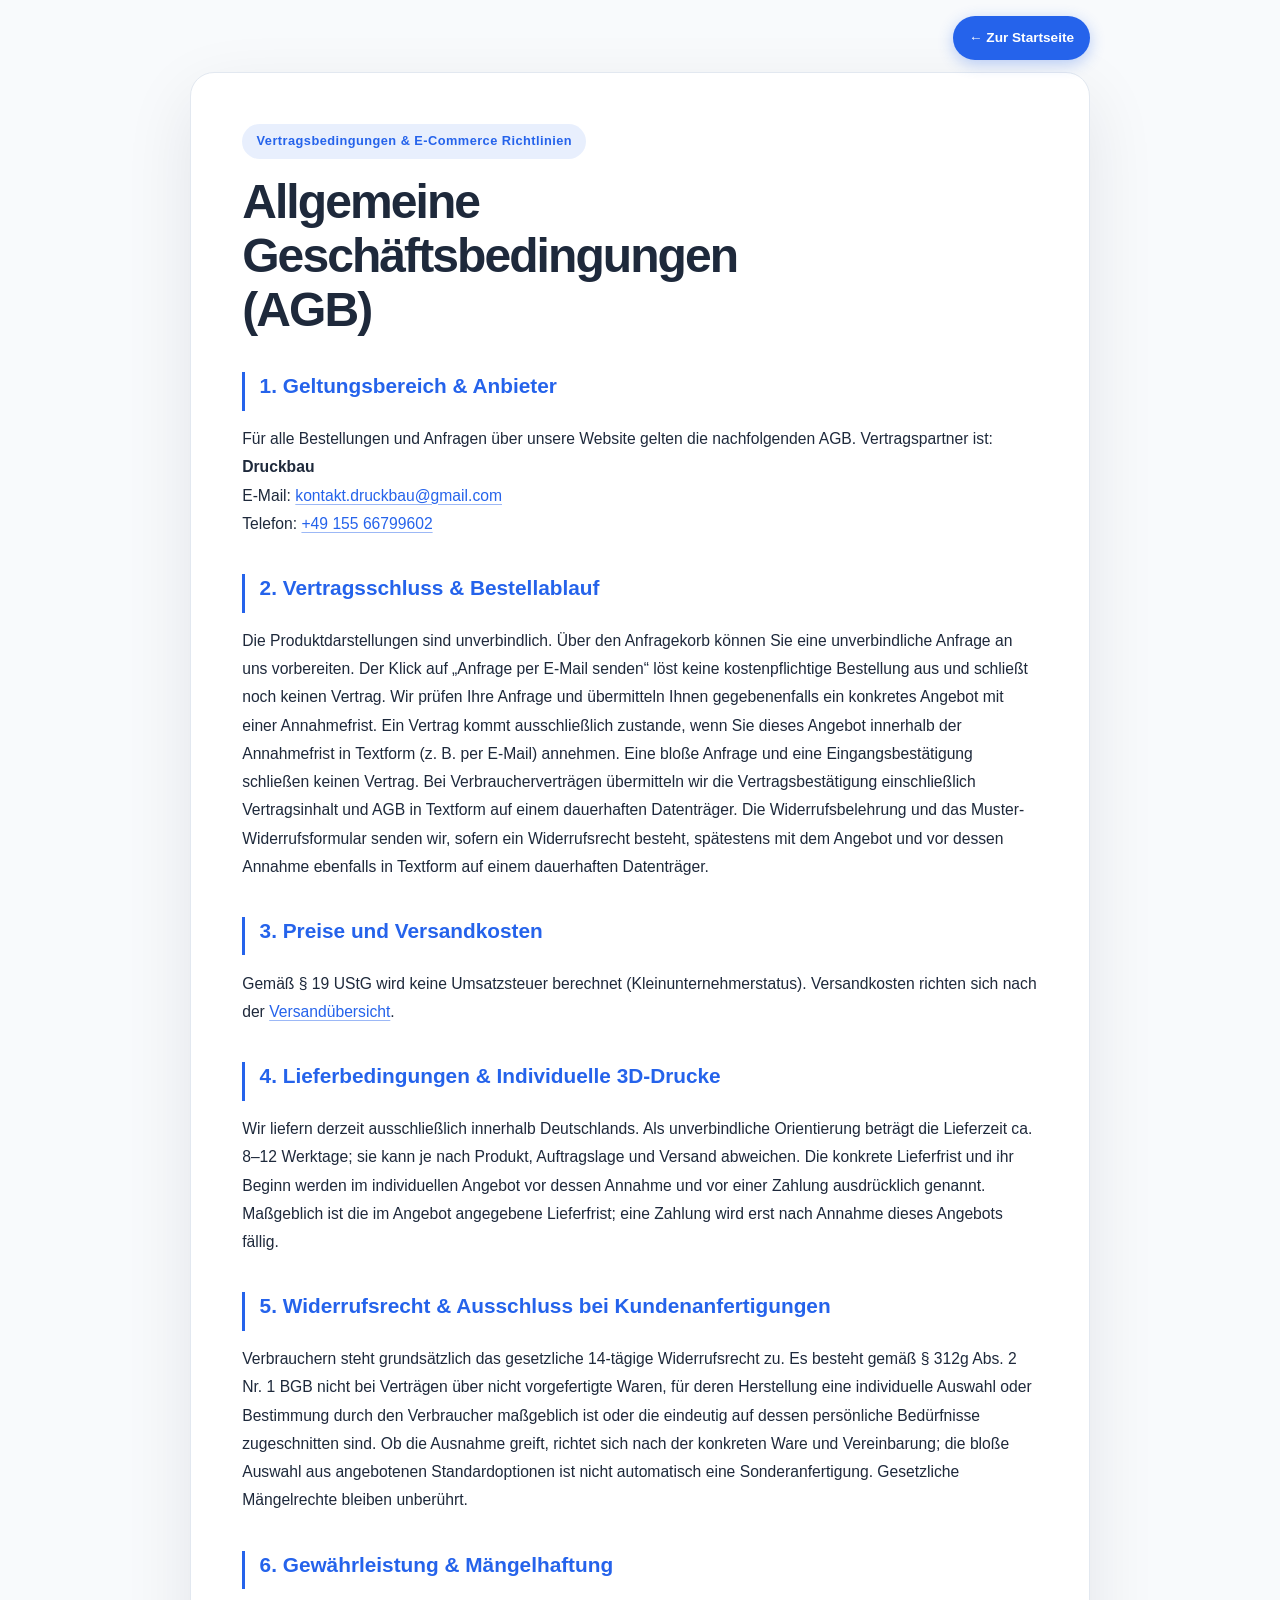
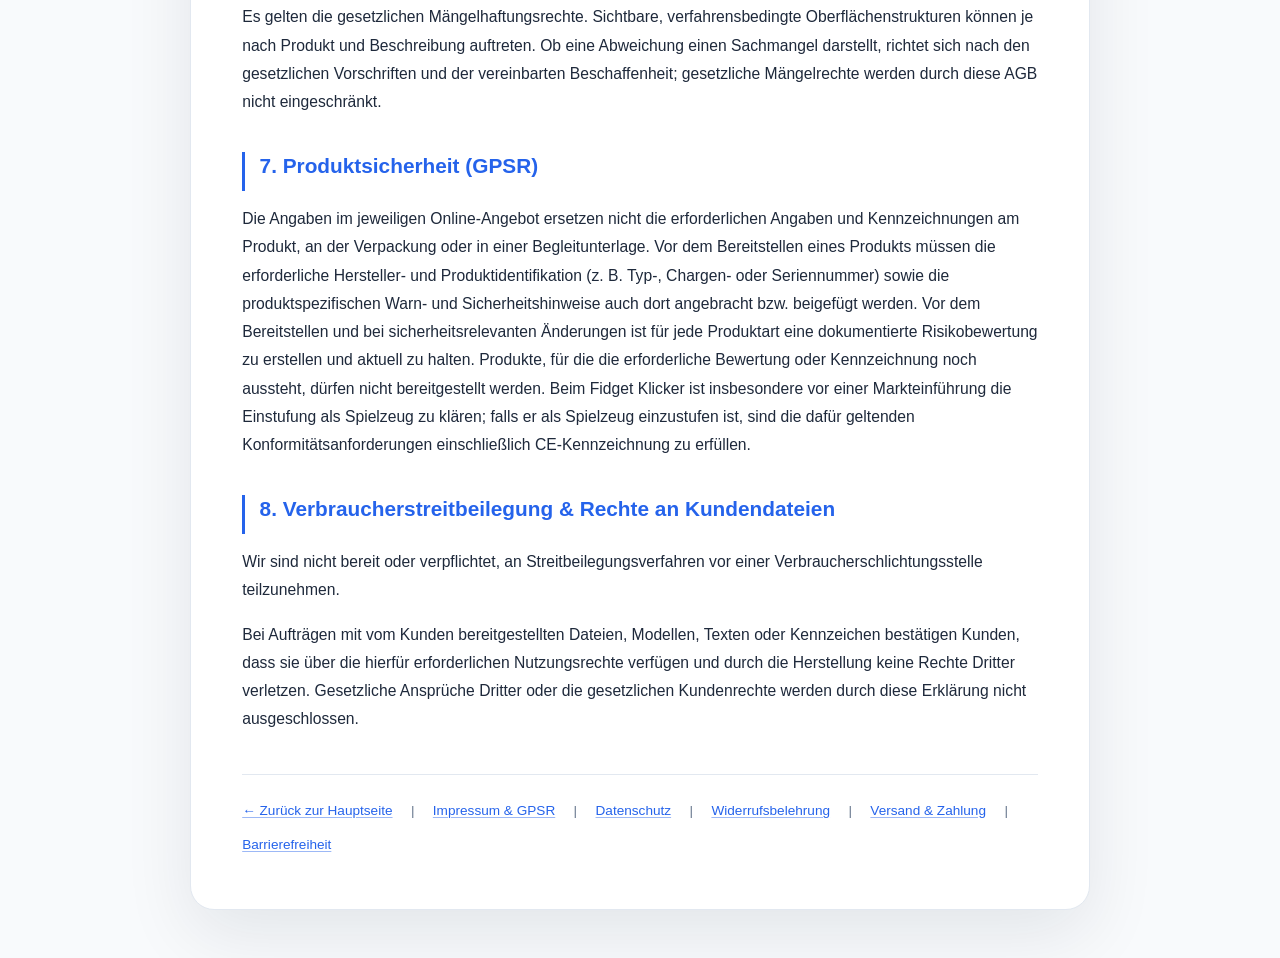
<file: agb.html>
<!DOCTYPE html>
<html lang="de">

<head>
    <meta charset="UTF-8">
    <meta name="viewport" content="width=device-width, initial-scale=1.0">
    <title>Druckbau - Allgemeine Geschäftsbedingungen (AGB)</title>
    <link rel="icon" type="image/jpeg" href="logo.jpg">
    <link rel="stylesheet" href="style.css">
    <!-- Security Headers -->
    <meta http-equiv="Content-Security-Policy"
        content="default-src 'self'; script-src 'self'; style-src 'self' 'unsafe-inline'; font-src 'self'; img-src 'self' data:; connect-src 'self'; upgrade-insecure-requests;">
    <meta name="referrer" content="no-referrer-when-downgrade">
    <script src="legal-data.js"></script>
    <style>
        :root {
            --legal-bg: #f8fafc;
            --legal-card: #ffffff;
            --legal-text: #1e293b;
            --legal-muted: #64748b;
            --legal-border: #e2e8f0;
            --legal-primary: #2563eb;
        }

        [data-theme="dark"] {
            --legal-bg: #0f172a;
            --legal-card: #1e293b;
            --legal-text: #f8fafc;
            --legal-muted: #94a3b8;
            --legal-border: #334155;
            --legal-primary: #3b82f6;
        }

        body {
            background-color: var(--legal-bg);
            color: var(--legal-text);
            font-family: 'Inter', sans-serif;
            margin: 0;
            padding: 0;
        }

        .legal-container {
            max-width: 850px;
            margin: 3rem auto;
            padding: 2.5rem;
            background: var(--legal-card);
            border-radius: 16px;
            box-shadow: 0 10px 30px rgba(0, 0, 0, 0.05);
            border: 1px solid var(--legal-border);
        }

        .legal-badge {
            display: inline-block;
            padding: 0.35rem 0.85rem;
            background: rgba(37, 99, 235, 0.1);
            color: var(--legal-primary);
            border-radius: 50px;
            font-size: 0.8rem;
            font-weight: 600;
            margin-bottom: 1rem;
        }

        h1 {
            color: var(--legal-text);
            font-size: 2.2rem;
            margin-bottom: 1.5rem;
            font-weight: 800;
        }

        h2 {
            color: var(--legal-primary);
            font-size: 1.25rem;
            margin-top: 2rem;
            margin-bottom: 0.8rem;
            font-weight: 700;
            border-bottom: 1px solid var(--legal-border);
            padding-bottom: 0.4rem;
        }

        p, ul {
            color: var(--legal-text);
            line-height: 1.7;
            font-size: 0.95rem;
            margin-bottom: 1rem;
        }

        .back-home-fixed {
            position: fixed;
            top: 20px;
            right: 20px;
            background: var(--legal-primary);
            color: white;
            padding: 10px 22px;
            border-radius: 50px;
            text-decoration: none;
            font-weight: 600;
            box-shadow: 0 4px 15px rgba(37, 99, 235, 0.3);
            z-index: 1000;
            font-size: 0.85rem;
            transition: all 0.2s ease;
        }

        .back-home-fixed:hover {
            transform: translateY(-2px);
            box-shadow: 0 6px 20px rgba(37, 99, 235, 0.4);
        }

        a {
            color: var(--legal-primary);
            text-decoration: none;
        }
        a:hover {
            text-decoration: underline;
        }

        .footer-note {
            margin-top: 3rem;
            padding-top: 1.5rem;
            border-top: 1px solid var(--legal-border);
            font-size: 0.85rem;
            color: var(--legal-muted);
        }
    </style>
</head>

<body>
    <a href="index.html" class="back-home-fixed">← Zur Startseite</a>

    <main>
        <div class="legal-container">
            <div class="legal-badge">Vertragsbedingungen & E-Commerce Richtlinien</div>
            <h1>Allgemeine Geschäftsbedingungen (AGB)</h1>

            <h2>1. Geltungsbereich & Anbieter</h2>
            <p>
                Für alle Bestellungen und Anfragen über unsere Website gelten die nachfolgenden AGB. Vertragspartner ist:
                <br><strong><span data-legal="company-name">Druckbau</span></strong><br>
                E-Mail: <a href="mailto:kontakt.druckbau@gmail.com" data-legal-mailto="email">kontakt.druckbau@gmail.com</a><br>
                Telefon: <a data-legal-tel="phone" href="tel:+4915566799602"><span data-legal="phone">+49 155 66799602</span></a>
            </p>

            <h2>2. Vertragsschluss & Bestellablauf</h2>
            <p>
                Die Produktdarstellungen sind unverbindlich. Über den Anfragekorb können Sie eine unverbindliche Anfrage an uns vorbereiten. Der Klick auf „Anfrage per E-Mail senden“ löst keine kostenpflichtige Bestellung aus und schließt noch keinen Vertrag. Wir prüfen Ihre Anfrage und übermitteln Ihnen gegebenenfalls ein konkretes Angebot mit einer Annahmefrist. Ein Vertrag kommt ausschließlich zustande, wenn Sie dieses Angebot innerhalb der Annahmefrist in Textform (z. B. per E-Mail) annehmen. Eine bloße Anfrage und eine Eingangsbestätigung schließen keinen Vertrag. Bei Verbraucherverträgen übermitteln wir die Vertragsbestätigung einschließlich Vertragsinhalt und AGB in Textform auf einem dauerhaften Datenträger. Die Widerrufsbelehrung und das Muster-Widerrufsformular senden wir, sofern ein Widerrufsrecht besteht, spätestens mit dem Angebot und vor dessen Annahme ebenfalls in Textform auf einem dauerhaften Datenträger.
            </p>

            <h2>3. Preise und Versandkosten</h2>
            <p>
                <span data-legal="vat-notice">Gemäß § 19 UStG wird keine Umsatzsteuer berechnet (Kleinunternehmerstatus).</span> Versandkosten richten sich nach der <a href="versand.html">Versandübersicht</a>.
            </p>

            <h2>4. Lieferbedingungen & Individuelle 3D-Drucke</h2>
            <p>
                Wir liefern derzeit ausschließlich innerhalb Deutschlands. Als unverbindliche Orientierung beträgt die Lieferzeit ca. 8–12 Werktage; sie kann je nach Produkt, Auftragslage und Versand abweichen. Die konkrete Lieferfrist und ihr Beginn werden im individuellen Angebot vor dessen Annahme und vor einer Zahlung ausdrücklich genannt. Maßgeblich ist die im Angebot angegebene Lieferfrist; eine Zahlung wird erst nach Annahme dieses Angebots fällig.
            </p>

            <h2>5. Widerrufsrecht & Ausschluss bei Kundenanfertigungen</h2>
            <p>
                Verbrauchern steht grundsätzlich das gesetzliche 14-tägige Widerrufsrecht zu. Es besteht gemäß § 312g Abs. 2 Nr. 1 BGB nicht bei Verträgen über nicht vorgefertigte Waren, für deren Herstellung eine individuelle Auswahl oder Bestimmung durch den Verbraucher maßgeblich ist oder die eindeutig auf dessen persönliche Bedürfnisse zugeschnitten sind. Ob die Ausnahme greift, richtet sich nach der konkreten Ware und Vereinbarung; die bloße Auswahl aus angebotenen Standardoptionen ist nicht automatisch eine Sonderanfertigung. Gesetzliche Mängelrechte bleiben unberührt.
            </p>

            <h2>6. Gewährleistung & Mängelhaftung</h2>
            <p>
                Es gelten die gesetzlichen Mängelhaftungsrechte. Sichtbare, verfahrensbedingte Oberflächenstrukturen können je nach Produkt und Beschreibung auftreten. Ob eine Abweichung einen Sachmangel darstellt, richtet sich nach den gesetzlichen Vorschriften und der vereinbarten Beschaffenheit; gesetzliche Mängelrechte werden durch diese AGB nicht eingeschränkt.
            </p>

            <h2>7. Produktsicherheit (GPSR)</h2>
            <p>
                Die Angaben im jeweiligen Online-Angebot ersetzen nicht die erforderlichen Angaben und Kennzeichnungen am Produkt, an der Verpackung oder in einer Begleitunterlage. Vor dem Bereitstellen eines Produkts müssen die erforderliche Hersteller- und Produktidentifikation (z. B. Typ-, Chargen- oder Seriennummer) sowie die produktspezifischen Warn- und Sicherheitshinweise auch dort angebracht bzw. beigefügt werden. Vor dem Bereitstellen und bei sicherheitsrelevanten Änderungen ist für jede Produktart eine dokumentierte Risikobewertung zu erstellen und aktuell zu halten. Produkte, für die die erforderliche Bewertung oder Kennzeichnung noch aussteht, dürfen nicht bereitgestellt werden. Beim Fidget Klicker ist insbesondere vor einer Markteinführung die Einstufung als Spielzeug zu klären; falls er als Spielzeug einzustufen ist, sind die dafür geltenden Konformitätsanforderungen einschließlich CE-Kennzeichnung zu erfüllen.
            </p>

            <h2>8. Verbraucherstreitbeilegung & Rechte an Kundendateien</h2>
            <p>
                Wir sind nicht bereit oder verpflichtet, an Streitbeilegungsverfahren vor einer Verbraucherschlichtungsstelle teilzunehmen.
            </p>
            <p>
                Bei Aufträgen mit vom Kunden bereitgestellten Dateien, Modellen, Texten oder Kennzeichen bestätigen Kunden, dass sie über die hierfür erforderlichen Nutzungsrechte verfügen und durch die Herstellung keine Rechte Dritter verletzen. Gesetzliche Ansprüche Dritter oder die gesetzlichen Kundenrechte werden durch diese Erklärung nicht ausgeschlossen.
            </p>

            <div class="footer-note">
                <a href="index.html">← Zurück zur Hauptseite</a> | <a href="impressum.html">Impressum & GPSR</a> | <a href="datenschutz.html">Datenschutz</a> | <a href="widerruf.html">Widerrufsbelehrung</a> | <a href="versand.html">Versand & Zahlung</a> | <a href="barrierefreiheit.html">Barrierefreiheit</a>
            </div>
        </div>
    </main>
</body>

</html>
</file>
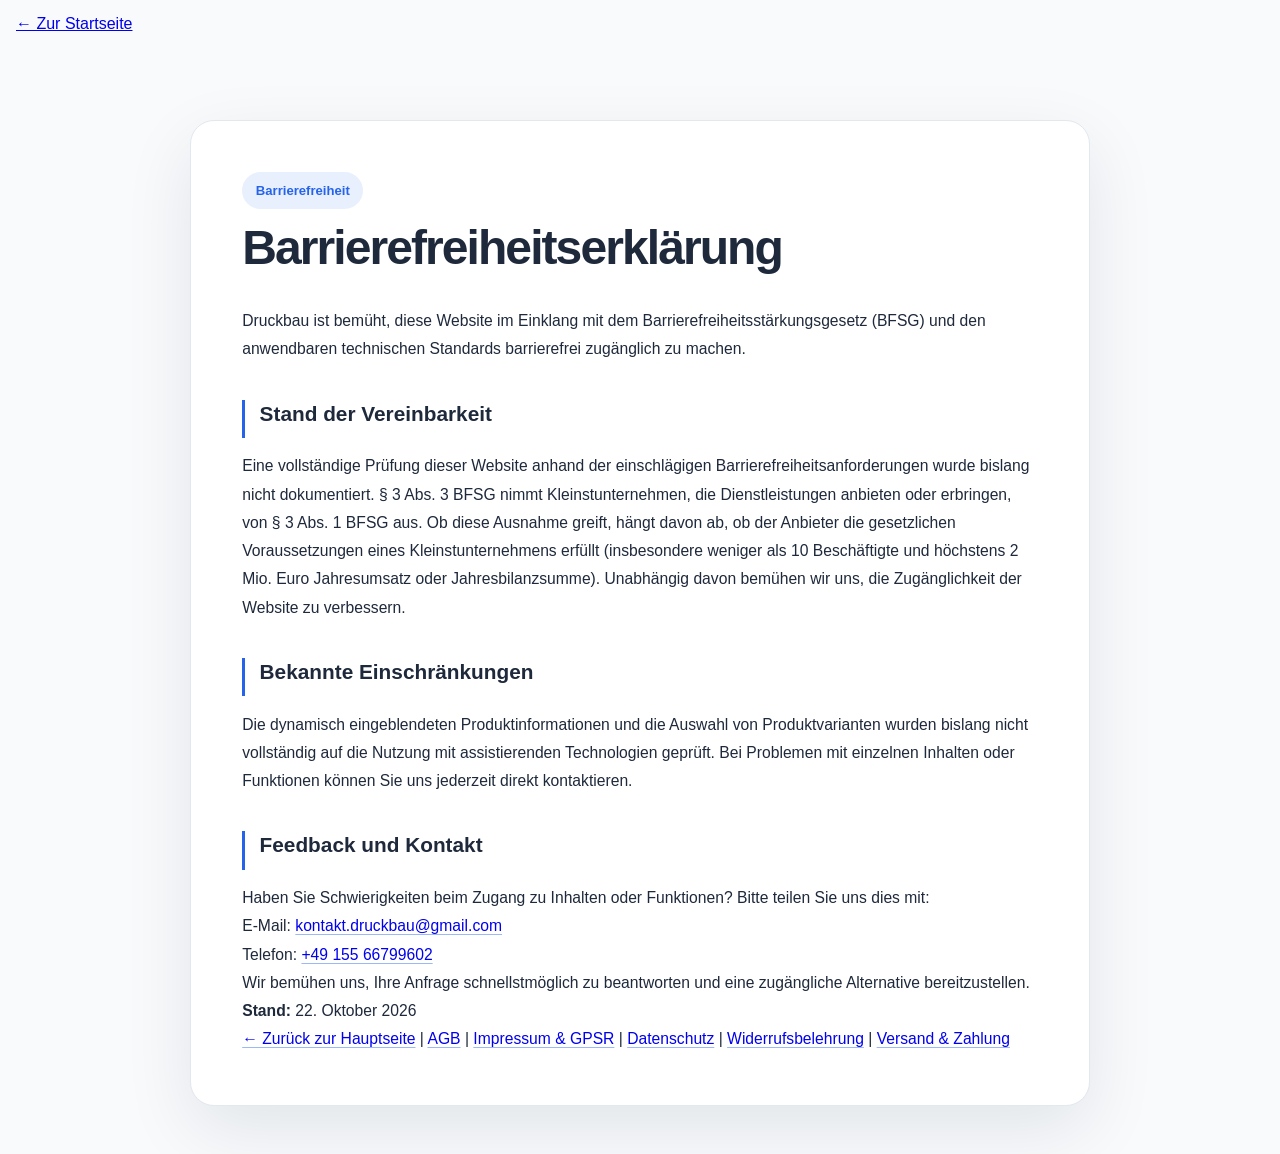
<file: barrierefreiheit.html>
<!DOCTYPE html>
<html lang="de">
<head>
    <meta charset="UTF-8">
    <meta name="viewport" content="width=device-width, initial-scale=1.0">
    <title>Barrierefreiheitserklärung - Druckbau</title>
    <link rel="icon" type="image/jpeg" href="logo.jpg">
    <link rel="stylesheet" href="style.css">
    <script src="legal-data.js"></script>
    <style>
        .accessibility-page { max-width: 850px; margin: 3rem auto; padding: 2.5rem; background: #fff; border: 1px solid #e2e8f0; border-radius: 12px; }
        .accessibility-page h1, .accessibility-page h2 { color: #1d4ed8; }
        .accessibility-page p, .accessibility-page li { line-height: 1.7; }
        @media (max-width: 600px) { .accessibility-page { margin: 1rem; padding: 1.25rem; } }
    </style>
</head>
<body>
    <a href="index.html" class="back-home-fixed">← Zur Startseite</a>
    <main class="accessibility-page">
        <p><strong>Barrierefreiheit</strong></p>
        <h1>Barrierefreiheitserklärung</h1>
        <p>
            Druckbau ist bemüht, diese Website im Einklang mit dem Barrierefreiheitsstärkungsgesetz (BFSG) und den anwendbaren technischen Standards barrierefrei zugänglich zu machen.
        </p>

        <h2>Stand der Vereinbarkeit</h2>
        <p>
            Eine vollständige Prüfung dieser Website anhand der einschlägigen Barrierefreiheitsanforderungen wurde bislang nicht dokumentiert. § 3 Abs. 3 BFSG nimmt Kleinstunternehmen, die Dienstleistungen anbieten oder erbringen, von § 3 Abs. 1 BFSG aus. Ob diese Ausnahme greift, hängt davon ab, ob der Anbieter die gesetzlichen Voraussetzungen eines Kleinstunternehmens erfüllt (insbesondere weniger als 10 Beschäftigte und höchstens 2 Mio. Euro Jahresumsatz oder Jahresbilanzsumme). Unabhängig davon bemühen wir uns, die Zugänglichkeit der Website zu verbessern.
        </p>

        <h2>Bekannte Einschränkungen</h2>
        <p>
            Die dynamisch eingeblendeten Produktinformationen und die Auswahl von Produktvarianten wurden bislang nicht vollständig auf die Nutzung mit assistierenden Technologien geprüft. Bei Problemen mit einzelnen Inhalten oder Funktionen können Sie uns jederzeit direkt kontaktieren.
        </p>

        <h2>Feedback und Kontakt</h2>
        <p>
            Haben Sie Schwierigkeiten beim Zugang zu Inhalten oder Funktionen? Bitte teilen Sie uns dies mit:<br>
            E-Mail: <a href="mailto:kontakt.druckbau@gmail.com" data-legal-mailto="email"><span data-legal="email">kontakt.druckbau@gmail.com</span></a><br>
            Telefon: <a data-legal-tel="phone" href="tel:+4915566799602"><span data-legal="phone">+49 155 66799602</span></a><br>
            Wir bemühen uns, Ihre Anfrage schnellstmöglich zu beantworten und eine zugängliche Alternative bereitzustellen.
        </p>

        <p><strong>Stand:</strong> 22. Oktober 2026</p>
        <p><a href="index.html">← Zurück zur Hauptseite</a> | <a href="agb.html">AGB</a> | <a href="impressum.html">Impressum & GPSR</a> | <a href="datenschutz.html">Datenschutz</a> | <a href="widerruf.html">Widerrufsbelehrung</a> | <a href="versand.html">Versand & Zahlung</a></p>
    </main>
</body>
</html>
</file>
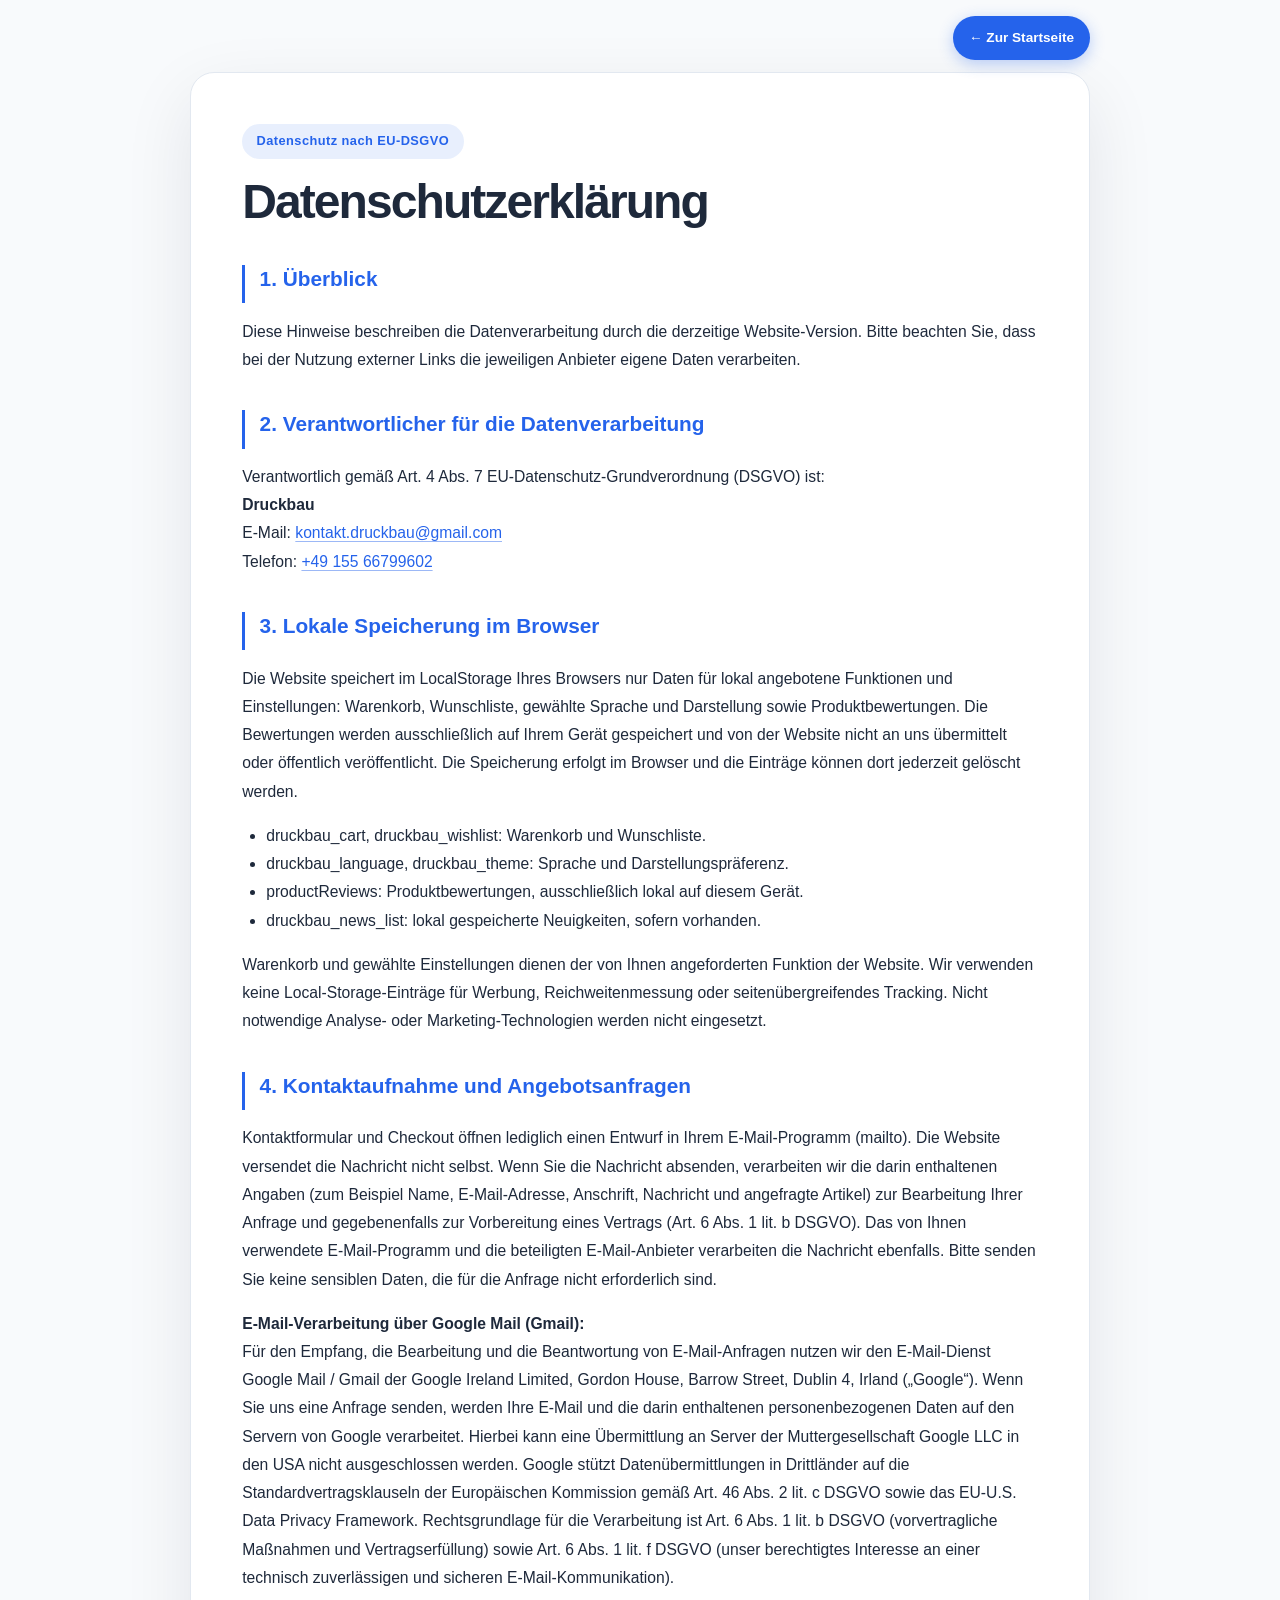
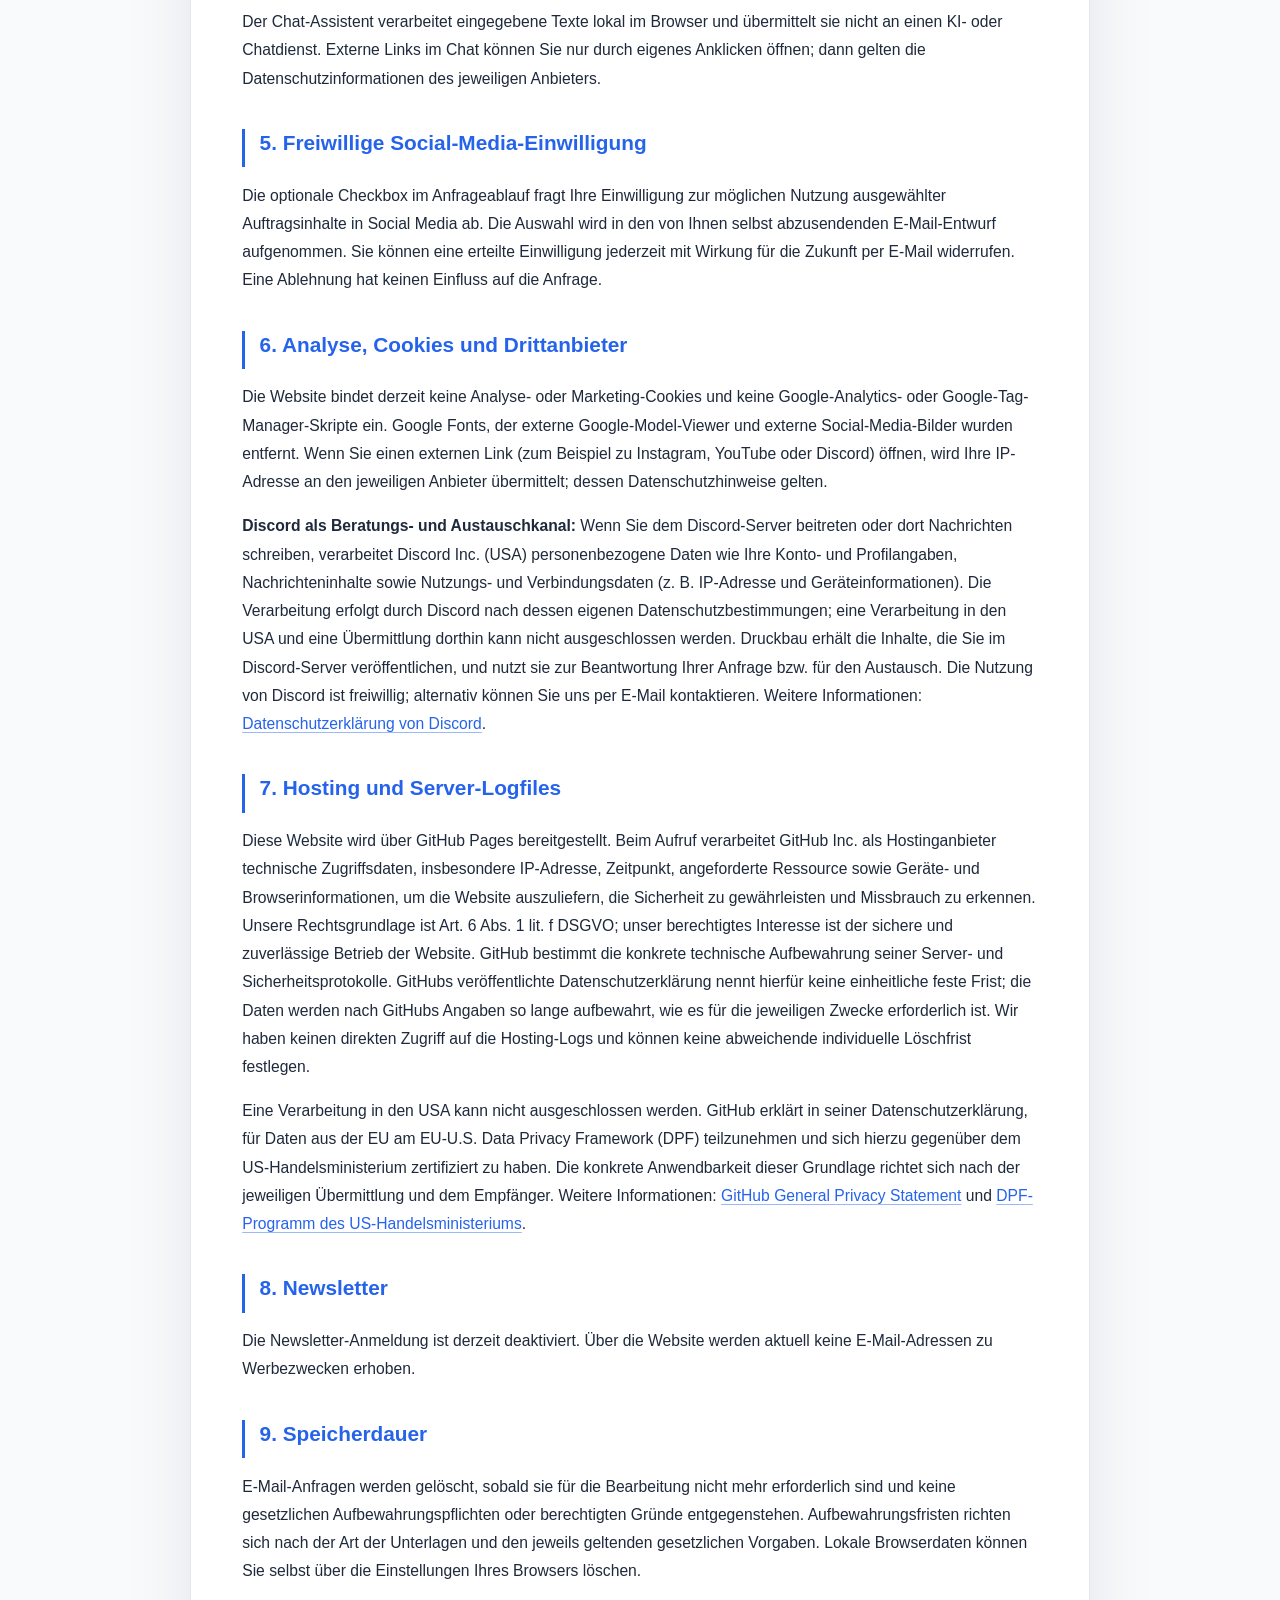
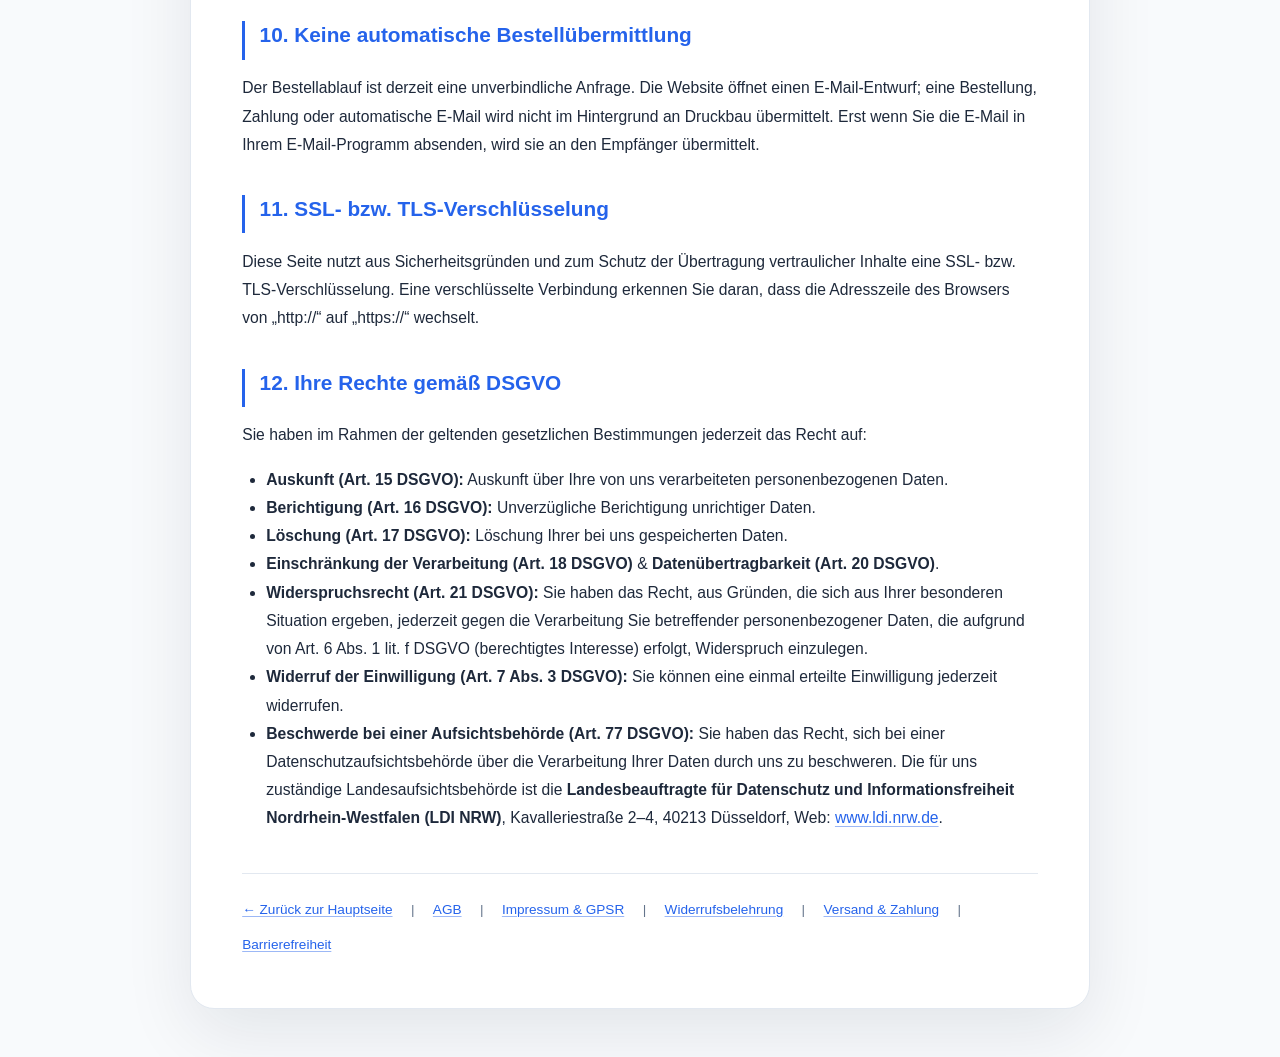
<file: datenschutz.html>
<!DOCTYPE html>
<html lang="de">

<head>
    <meta charset="UTF-8">
    <meta name="viewport" content="width=device-width, initial-scale=1.0">
    <title>Druckbau - Datenschutzerklärung (DSGVO)</title>
    <link rel="icon" type="image/jpeg" href="logo.jpg">
    <link rel="stylesheet" href="style.css">
    <!-- Security Headers -->
    <meta http-equiv="Content-Security-Policy"
        content="default-src 'self'; script-src 'self'; style-src 'self' 'unsafe-inline'; font-src 'self'; img-src 'self' data:; connect-src 'self'; upgrade-insecure-requests;">
    <meta name="referrer" content="no-referrer-when-downgrade">
    <script src="legal-data.js"></script>
    <style>
        :root {
            --legal-bg: #f8fafc;
            --legal-card: #ffffff;
            --legal-text: #1e293b;
            --legal-muted: #64748b;
            --legal-border: #e2e8f0;
            --legal-primary: #2563eb;
        }

        [data-theme="dark"] {
            --legal-bg: #0f172a;
            --legal-card: #1e293b;
            --legal-text: #f8fafc;
            --legal-muted: #94a3b8;
            --legal-border: #334155;
            --legal-primary: #3b82f6;
        }

        body {
            background-color: var(--legal-bg);
            color: var(--legal-text);
            font-family: 'Inter', sans-serif;
            margin: 0;
            padding: 0;
        }

        .legal-container {
            max-width: 850px;
            margin: 3rem auto;
            padding: 2.5rem;
            background: var(--legal-card);
            border-radius: 16px;
            box-shadow: 0 10px 30px rgba(0, 0, 0, 0.05);
            border: 1px solid var(--legal-border);
        }

        .legal-badge {
            display: inline-block;
            padding: 0.35rem 0.85rem;
            background: rgba(37, 99, 235, 0.1);
            color: var(--legal-primary);
            border-radius: 50px;
            font-size: 0.8rem;
            font-weight: 600;
            margin-bottom: 1rem;
        }

        h1 {
            color: var(--legal-text);
            font-size: 2.2rem;
            margin-bottom: 1.5rem;
            font-weight: 800;
        }

        h2 {
            color: var(--legal-primary);
            font-size: 1.25rem;
            margin-top: 2rem;
            margin-bottom: 0.8rem;
            font-weight: 700;
            border-bottom: 1px solid var(--legal-border);
            padding-bottom: 0.4rem;
        }

        p, ul {
            color: var(--legal-text);
            line-height: 1.7;
            font-size: 0.95rem;
            margin-bottom: 1rem;
        }

        .back-home-fixed {
            position: fixed;
            top: 20px;
            right: 20px;
            background: var(--legal-primary);
            color: white;
            padding: 10px 22px;
            border-radius: 50px;
            text-decoration: none;
            font-weight: 600;
            box-shadow: 0 4px 15px rgba(37, 99, 235, 0.3);
            z-index: 1000;
            font-size: 0.85rem;
            transition: all 0.2s ease;
        }

        .back-home-fixed:hover {
            transform: translateY(-2px);
            box-shadow: 0 6px 20px rgba(37, 99, 235, 0.4);
        }

        a {
            color: var(--legal-primary);
            text-decoration: none;
        }
        a:hover {
            text-decoration: underline;
        }

        .footer-note {
            margin-top: 3rem;
            padding-top: 1.5rem;
            border-top: 1px solid var(--legal-border);
            font-size: 0.85rem;
            color: var(--legal-muted);
        }
    </style>
</head>

<body>
    <a href="index.html" class="back-home-fixed">← Zur Startseite</a>

    <main>
        <div class="legal-container">
            <div class="legal-badge">Datenschutz nach EU-DSGVO</div>
            <h1>Datenschutzerklärung</h1>

            <h2>1. Überblick</h2>
            <p>
                Diese Hinweise beschreiben die Datenverarbeitung durch die derzeitige Website-Version. Bitte beachten Sie, dass bei der Nutzung externer Links die jeweiligen Anbieter eigene Daten verarbeiten.
            </p>

            <h2>2. Verantwortlicher für die Datenverarbeitung</h2>
            <p>
                Verantwortlich gemäß Art. 4 Abs. 7 EU-Datenschutz-Grundverordnung (DSGVO) ist:<br>
                <strong><span data-legal="company-name">Druckbau</span></strong><br>
                E-Mail: <a href="mailto:kontakt.druckbau@gmail.com" data-legal-mailto="email">kontakt.druckbau@gmail.com</a><br>
                Telefon: <a data-legal-tel="phone" href="tel:+4915566799602"><span data-legal="phone">+49 155 66799602</span></a>
            </p>

            <h2>3. Lokale Speicherung im Browser</h2>
            <p>
                Die Website speichert im LocalStorage Ihres Browsers nur Daten für lokal angebotene Funktionen und Einstellungen: Warenkorb, Wunschliste, gewählte Sprache und Darstellung sowie Produktbewertungen. Die Bewertungen werden ausschließlich auf Ihrem Gerät gespeichert und von der Website nicht an uns übermittelt oder öffentlich veröffentlicht. Die Speicherung erfolgt im Browser und die Einträge können dort jederzeit gelöscht werden.
            </p>
            <ul>
                <li><code>druckbau_cart</code>, <code>druckbau_wishlist</code>: Warenkorb und Wunschliste.</li>
                <li><code>druckbau_language</code>, <code>druckbau_theme</code>: Sprache und Darstellungspräferenz.</li>
                <li><code>productReviews</code>: Produktbewertungen, ausschließlich lokal auf diesem Gerät.</li>
                <li><code>druckbau_news_list</code>: lokal gespeicherte Neuigkeiten, sofern vorhanden.</li>
            </ul>
            <p>Warenkorb und gewählte Einstellungen dienen der von Ihnen angeforderten Funktion der Website. Wir verwenden keine Local-Storage-Einträge für Werbung, Reichweitenmessung oder seitenübergreifendes Tracking. Nicht notwendige Analyse- oder Marketing-Technologien werden nicht eingesetzt.</p>

            <h2>4. Kontaktaufnahme und Angebotsanfragen</h2>
            <p>
                Kontaktformular und Checkout öffnen lediglich einen Entwurf in Ihrem E-Mail-Programm (mailto). Die Website versendet die Nachricht nicht selbst. Wenn Sie die Nachricht absenden, verarbeiten wir die darin enthaltenen Angaben (zum Beispiel Name, E-Mail-Adresse, Anschrift, Nachricht und angefragte Artikel) zur Bearbeitung Ihrer Anfrage und gegebenenfalls zur Vorbereitung eines Vertrags (Art. 6 Abs. 1 lit. b DSGVO). Das von Ihnen verwendete E-Mail-Programm und die beteiligten E-Mail-Anbieter verarbeiten die Nachricht ebenfalls. Bitte senden Sie keine sensiblen Daten, die für die Anfrage nicht erforderlich sind.
            </p>
            <p>
                <strong>E-Mail-Verarbeitung über Google Mail (Gmail):</strong><br>
                Für den Empfang, die Bearbeitung und die Beantwortung von E-Mail-Anfragen nutzen wir den E-Mail-Dienst Google Mail / Gmail der Google Ireland Limited, Gordon House, Barrow Street, Dublin 4, Irland („Google“). Wenn Sie uns eine Anfrage senden, werden Ihre E-Mail und die darin enthaltenen personenbezogenen Daten auf den Servern von Google verarbeitet. Hierbei kann eine Übermittlung an Server der Muttergesellschaft Google LLC in den USA nicht ausgeschlossen werden. Google stützt Datenübermittlungen in Drittländer auf die Standardvertragsklauseln der Europäischen Kommission gemäß Art. 46 Abs. 2 lit. c DSGVO sowie das EU-U.S. Data Privacy Framework. Rechtsgrundlage für die Verarbeitung ist Art. 6 Abs. 1 lit. b DSGVO (vorvertragliche Maßnahmen und Vertragserfüllung) sowie Art. 6 Abs. 1 lit. f DSGVO (unser berechtigtes Interesse an einer technisch zuverlässigen und sicheren E-Mail-Kommunikation).
            </p>
            <p>
                Der Chat-Assistent verarbeitet eingegebene Texte lokal im Browser und übermittelt sie nicht an einen KI- oder Chatdienst. Externe Links im Chat können Sie nur durch eigenes Anklicken öffnen; dann gelten die Datenschutzinformationen des jeweiligen Anbieters.
            </p>

            <h2>5. Freiwillige Social-Media-Einwilligung</h2>
            <p>
                Die optionale Checkbox im Anfrageablauf fragt Ihre Einwilligung zur möglichen Nutzung ausgewählter Auftragsinhalte in Social Media ab. Die Auswahl wird in den von Ihnen selbst abzusendenden E-Mail-Entwurf aufgenommen. Sie können eine erteilte Einwilligung jederzeit mit Wirkung für die Zukunft per E-Mail widerrufen. Eine Ablehnung hat keinen Einfluss auf die Anfrage.
            </p>

            <h2>6. Analyse, Cookies und Drittanbieter</h2>
            <p>
                Die Website bindet derzeit keine Analyse- oder Marketing-Cookies und keine Google-Analytics- oder Google-Tag-Manager-Skripte ein. Google Fonts, der externe Google-Model-Viewer und externe Social-Media-Bilder wurden entfernt. Wenn Sie einen externen Link (zum Beispiel zu Instagram, YouTube oder Discord) öffnen, wird Ihre IP-Adresse an den jeweiligen Anbieter übermittelt; dessen Datenschutzhinweise gelten.
            </p>
            <p>
                <strong>Discord als Beratungs- und Austauschkanal:</strong> Wenn Sie dem Discord-Server beitreten oder dort Nachrichten schreiben, verarbeitet Discord Inc. (USA) personenbezogene Daten wie Ihre Konto- und Profilangaben, Nachrichteninhalte sowie Nutzungs- und Verbindungsdaten (z. B. IP-Adresse und Geräteinformationen). Die Verarbeitung erfolgt durch Discord nach dessen eigenen Datenschutzbestimmungen; eine Verarbeitung in den USA und eine Übermittlung dorthin kann nicht ausgeschlossen werden. Druckbau erhält die Inhalte, die Sie im Discord-Server veröffentlichen, und nutzt sie zur Beantwortung Ihrer Anfrage bzw. für den Austausch. Die Nutzung von Discord ist freiwillig; alternativ können Sie uns per E-Mail kontaktieren. Weitere Informationen: <a href="https://discord.com/privacy" target="_blank" rel="noopener noreferrer">Datenschutzerklärung von Discord</a>.
            </p>

            <h2>7. Hosting und Server-Logfiles</h2>
            <p>
                Diese Website wird über GitHub Pages bereitgestellt. Beim Aufruf verarbeitet GitHub Inc. als Hostinganbieter technische Zugriffsdaten, insbesondere IP-Adresse, Zeitpunkt, angeforderte Ressource sowie Geräte- und Browserinformationen, um die Website auszuliefern, die Sicherheit zu gewährleisten und Missbrauch zu erkennen. Unsere Rechtsgrundlage ist Art. 6 Abs. 1 lit. f DSGVO; unser berechtigtes Interesse ist der sichere und zuverlässige Betrieb der Website. GitHub bestimmt die konkrete technische Aufbewahrung seiner Server- und Sicherheitsprotokolle. GitHubs veröffentlichte Datenschutzerklärung nennt hierfür keine einheitliche feste Frist; die Daten werden nach GitHubs Angaben so lange aufbewahrt, wie es für die jeweiligen Zwecke erforderlich ist. Wir haben keinen direkten Zugriff auf die Hosting-Logs und können keine abweichende individuelle Löschfrist festlegen.
            </p>
            <p>
                Eine Verarbeitung in den USA kann nicht ausgeschlossen werden. GitHub erklärt in seiner Datenschutzerklärung, für Daten aus der EU am EU-U.S. Data Privacy Framework (DPF) teilzunehmen und sich hierzu gegenüber dem US-Handelsministerium zertifiziert zu haben. Die konkrete Anwendbarkeit dieser Grundlage richtet sich nach der jeweiligen Übermittlung und dem Empfänger. Weitere Informationen: <a href="https://docs.github.com/en/site-policy/privacy-policies/github-general-privacy-statement" target="_blank" rel="noopener noreferrer">GitHub General Privacy Statement</a> und <a href="https://www.dataprivacyframework.gov/" target="_blank" rel="noopener noreferrer">DPF-Programm des US-Handelsministeriums</a>.
            </p>

            <h2>8. Newsletter</h2>
            <p>
                Die Newsletter-Anmeldung ist derzeit deaktiviert. Über die Website werden aktuell keine E-Mail-Adressen zu Werbezwecken erhoben.
            </p>

            <h2>9. Speicherdauer</h2>
            <p>
                E-Mail-Anfragen werden gelöscht, sobald sie für die Bearbeitung nicht mehr erforderlich sind und keine gesetzlichen Aufbewahrungspflichten oder berechtigten Gründe entgegenstehen. Aufbewahrungsfristen richten sich nach der Art der Unterlagen und den jeweils geltenden gesetzlichen Vorgaben. Lokale Browserdaten können Sie selbst über die Einstellungen Ihres Browsers löschen.
            </p>

            <h2>10. Keine automatische Bestellübermittlung</h2>
            <p>
                Der Bestellablauf ist derzeit eine unverbindliche Anfrage. Die Website öffnet einen E-Mail-Entwurf; eine Bestellung, Zahlung oder automatische E-Mail wird nicht im Hintergrund an Druckbau übermittelt. Erst wenn Sie die E-Mail in Ihrem E-Mail-Programm absenden, wird sie an den Empfänger übermittelt.
            </p>

            <h2>11. SSL- bzw. TLS-Verschlüsselung</h2>
            <p>
                Diese Seite nutzt aus Sicherheitsgründen und zum Schutz der Übertragung vertraulicher Inhalte eine SSL- bzw. TLS-Verschlüsselung. Eine verschlüsselte Verbindung erkennen Sie daran, dass die Adresszeile des Browsers von „http://“ auf „https://“ wechselt.
            </p>

            <h2>12. Ihre Rechte gemäß DSGVO</h2>
            <p>Sie haben im Rahmen der geltenden gesetzlichen Bestimmungen jederzeit das Recht auf:</p>
            <ul>
                <li><strong>Auskunft (Art. 15 DSGVO):</strong> Auskunft über Ihre von uns verarbeiteten personenbezogenen Daten.</li>
                <li><strong>Berichtigung (Art. 16 DSGVO):</strong> Unverzügliche Berichtigung unrichtiger Daten.</li>
                <li><strong>Löschung (Art. 17 DSGVO):</strong> Löschung Ihrer bei uns gespeicherten Daten.</li>
                <li><strong>Einschränkung der Verarbeitung (Art. 18 DSGVO)</strong> & <strong>Datenübertragbarkeit (Art. 20 DSGVO)</strong>.</li>
                <li><strong>Widerspruchsrecht (Art. 21 DSGVO):</strong> Sie haben das Recht, aus Gründen, die sich aus Ihrer besonderen Situation ergeben, jederzeit gegen die Verarbeitung Sie betreffender personenbezogener Daten, die aufgrund von Art. 6 Abs. 1 lit. f DSGVO (berechtigtes Interesse) erfolgt, Widerspruch einzulegen.</li>
                <li><strong>Widerruf der Einwilligung (Art. 7 Abs. 3 DSGVO):</strong> Sie können eine einmal erteilte Einwilligung jederzeit widerrufen.</li>
                <li><strong>Beschwerde bei einer Aufsichtsbehörde (Art. 77 DSGVO):</strong> Sie haben das Recht, sich bei einer Datenschutzaufsichtsbehörde über die Verarbeitung Ihrer Daten durch uns zu beschweren. Die für uns zuständige Landesaufsichtsbehörde ist die <strong>Landesbeauftragte für Datenschutz und Informationsfreiheit Nordrhein-Westfalen (LDI NRW)</strong>, Kavalleriestraße 2–4, 40213 Düsseldorf, Web: <a href="https://www.ldi.nrw.de" target="_blank" rel="noopener noreferrer">www.ldi.nrw.de</a>.</li>
            </ul>

            <div class="footer-note">
                <a href="index.html">← Zurück zur Hauptseite</a> | <a href="agb.html">AGB</a> | <a href="impressum.html">Impressum & GPSR</a> | <a href="widerruf.html">Widerrufsbelehrung</a> | <a href="versand.html">Versand & Zahlung</a> | <a href="barrierefreiheit.html">Barrierefreiheit</a>
            </div>
        </div>
    </main>
</body>

</html>
</file>
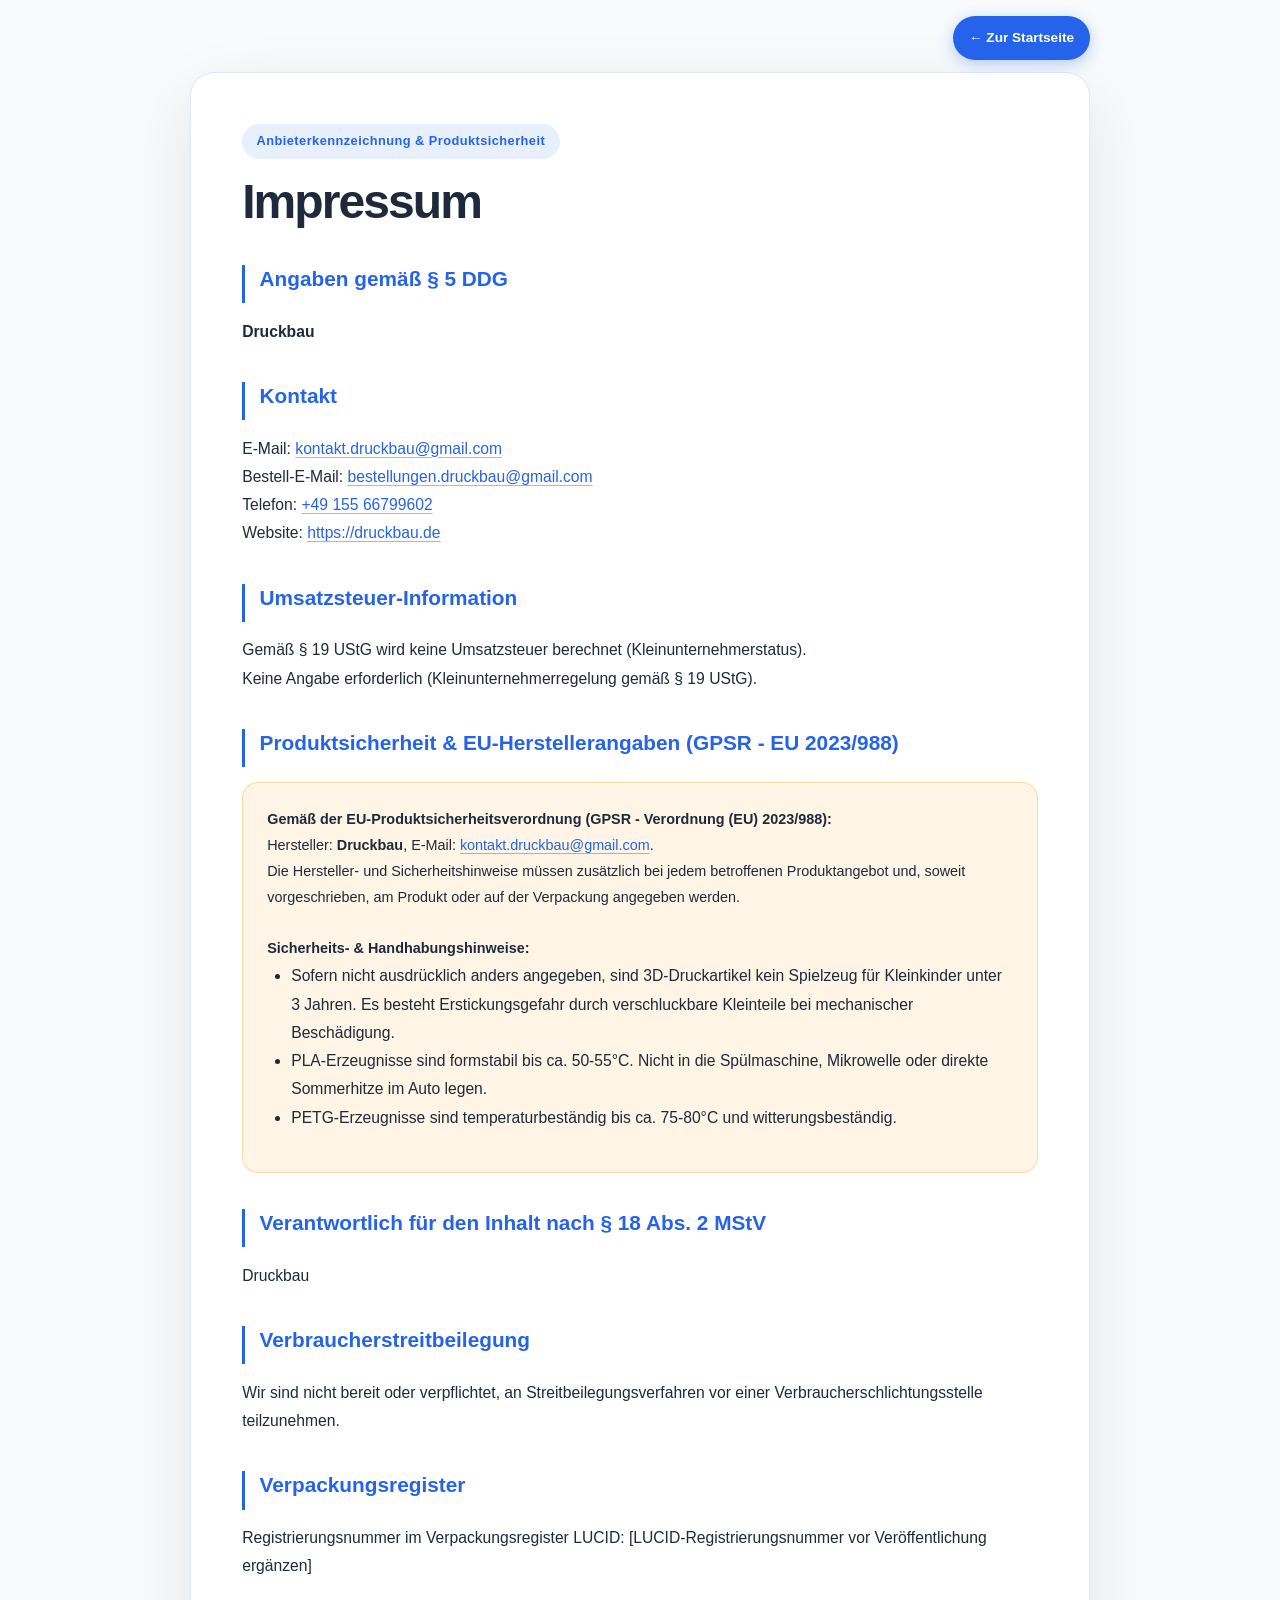
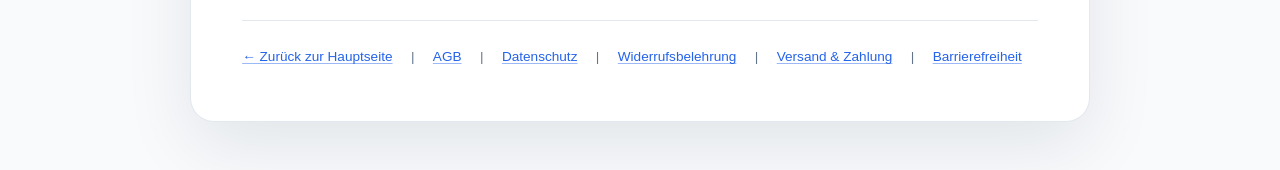
<file: impressum.html>
<!DOCTYPE html>
<html lang="de">

<head>
    <meta charset="UTF-8">
    <meta name="viewport" content="width=device-width, initial-scale=1.0">
    <title>Druckbau - Impressum & Produktsicherheit (GPSR)</title>
    <link rel="icon" type="image/jpeg" href="logo.jpg">
    <link rel="stylesheet" href="style.css">
    <!-- Security Headers -->
    <meta http-equiv="Content-Security-Policy"
        content="default-src 'self'; script-src 'self'; style-src 'self' 'unsafe-inline'; font-src 'self'; img-src 'self' data:; connect-src 'self'; upgrade-insecure-requests;">
    <meta name="referrer" content="no-referrer-when-downgrade">
    <script src="legal-data.js"></script>
    <style>
        :root {
            --legal-bg: #f8fafc;
            --legal-card: #ffffff;
            --legal-text: #1e293b;
            --legal-muted: #64748b;
            --legal-border: #e2e8f0;
            --legal-primary: #2563eb;
        }

        [data-theme="dark"] {
            --legal-bg: #0f172a;
            --legal-card: #1e293b;
            --legal-text: #f8fafc;
            --legal-muted: #94a3b8;
            --legal-border: #334155;
            --legal-primary: #3b82f6;
        }

        body {
            background-color: var(--legal-bg);
            color: var(--legal-text);
            font-family: 'Inter', sans-serif;
            margin: 0;
            padding: 0;
        }

        .legal-container {
            max-width: 850px;
            margin: 3rem auto;
            padding: 2.5rem;
            background: var(--legal-card);
            border-radius: 16px;
            box-shadow: 0 10px 30px rgba(0, 0, 0, 0.05);
            border: 1px solid var(--legal-border);
        }

        .legal-badge {
            display: inline-block;
            padding: 0.35rem 0.85rem;
            background: rgba(37, 99, 235, 0.1);
            color: var(--legal-primary);
            border-radius: 50px;
            font-size: 0.8rem;
            font-weight: 600;
            margin-bottom: 1rem;
        }

        h1 {
            color: var(--legal-text);
            font-size: 2.2rem;
            margin-bottom: 1.5rem;
            font-weight: 800;
        }

        h2 {
            color: var(--legal-primary);
            font-size: 1.25rem;
            margin-top: 2rem;
            margin-bottom: 0.8rem;
            font-weight: 700;
            border-bottom: 1px solid var(--legal-border);
            padding-bottom: 0.4rem;
        }

        p, ul {
            color: var(--legal-text);
            line-height: 1.7;
            font-size: 0.95rem;
            margin-bottom: 1rem;
        }

        .notice-box {
            background: rgba(245, 158, 11, 0.1);
            border: 1px solid rgba(245, 158, 11, 0.3);
            color: var(--legal-text);
            padding: 1.2rem;
            border-radius: 10px;
            margin-bottom: 2rem;
            font-size: 0.9rem;
            line-height: 1.5;
        }

        .back-home-fixed {
            position: fixed;
            top: 20px;
            right: 20px;
            background: var(--legal-primary);
            color: white;
            padding: 10px 22px;
            border-radius: 50px;
            text-decoration: none;
            font-weight: 600;
            box-shadow: 0 4px 15px rgba(37, 99, 235, 0.3);
            z-index: 1000;
            font-size: 0.85rem;
            transition: all 0.2s ease;
        }

        .back-home-fixed:hover {
            transform: translateY(-2px);
            box-shadow: 0 6px 20px rgba(37, 99, 235, 0.4);
        }

        a {
            color: var(--legal-primary);
            text-decoration: none;
        }
        a:hover {
            text-decoration: underline;
        }

        .footer-note {
            margin-top: 3rem;
            padding-top: 1.5rem;
            border-top: 1px solid var(--legal-border);
            font-size: 0.85rem;
            color: var(--legal-muted);
        }
    </style>
</head>

<body>
    <a href="index.html" class="back-home-fixed">← Zur Startseite</a>

    <main>
        <div class="legal-container">
            <div class="legal-badge">Anbieterkennzeichnung & Produktsicherheit</div>
            <h1>Impressum</h1>

            <h2>Angaben gemäß § 5 DDG</h2>
            <p>
                <strong><span data-legal="company-name">Druckbau</span></strong>
            </p>

            <h2>Kontakt</h2>
            <p>
                E-Mail: <a href="mailto:kontakt.druckbau@gmail.com" data-legal-mailto="email">kontakt.druckbau@gmail.com</a><br>
                Bestell-E-Mail: <a href="mailto:bestellungen.druckbau@gmail.com" data-legal-mailto="order-email">bestellungen.druckbau@gmail.com</a><br>
                Telefon: <a data-legal-tel="phone" href="tel:+4915566799602"><span data-legal="phone">+49 155 66799602</span></a><br>
                Website: <a href="https://druckbau.de" data-legal-link="website">https://druckbau.de</a>
            </p>

            <h2>Umsatzsteuer-Information</h2>
            <p>
                <span data-legal="vat-notice">Gemäß § 19 UStG wird keine Umsatzsteuer berechnet (Kleinunternehmerstatus).</span><br>
                <span id="vat-id-block" data-legal="vat-id">[USt-IdNr. ergänzen, falls vorhanden]</span>
            </p>

            <h2>Produktsicherheit & EU-Herstellerangaben (GPSR - EU 2023/988)</h2>
            <div class="notice-box">
                <strong>Gemäß der EU-Produktsicherheitsverordnung (GPSR - Verordnung (EU) 2023/988):</strong><br>
                Hersteller: <strong><span data-legal="manufacturer-name">Druckbau</span></strong>,
                E-Mail: <a href="mailto:kontakt.druckbau@gmail.com" data-legal-mailto="email">kontakt.druckbau@gmail.com</a>.<br>
                Die Hersteller- und Sicherheitshinweise müssen zusätzlich bei jedem betroffenen Produktangebot und, soweit vorgeschrieben, am Produkt oder auf der Verpackung angegeben werden.<br><br>
                <strong>Sicherheits- & Handhabungshinweise:</strong>
                <ul>
                    <li>Sofern nicht ausdrücklich anders angegeben, sind 3D-Druckartikel kein Spielzeug für Kleinkinder unter 3 Jahren. Es besteht Erstickungsgefahr durch verschluckbare Kleinteile bei mechanischer Beschädigung.</li>
                    <li>PLA-Erzeugnisse sind formstabil bis ca. 50-55°C. Nicht in die Spülmaschine, Mikrowelle oder direkte Sommerhitze im Auto legen.</li>
                    <li>PETG-Erzeugnisse sind temperaturbeständig bis ca. 75-80°C und witterungsbeständig.</li>
                </ul>
            </div>

            <h2>Verantwortlich für den Inhalt nach § 18 Abs. 2 MStV</h2>
            <p>
                <span data-legal="company-name">Druckbau</span>
            </p>

            <h2>Verbraucherstreitbeilegung</h2>
            <p>
                Wir sind nicht bereit oder verpflichtet, an Streitbeilegungsverfahren vor einer Verbraucherschlichtungsstelle teilzunehmen.
            </p>

            <h2>Verpackungsregister</h2>
            <p>
                Registrierungsnummer im Verpackungsregister LUCID: <span data-legal="lucid">[bitte vor dem Livegang eintragen]</span>
            </p>

            <div class="footer-note">
                <a href="index.html">← Zurück zur Hauptseite</a> | <a href="agb.html">AGB</a> | <a href="datenschutz.html">Datenschutz</a> | <a href="widerruf.html">Widerrufsbelehrung</a> | <a href="versand.html">Versand & Zahlung</a> | <a href="barrierefreiheit.html">Barrierefreiheit</a>
            </div>
        </div>
    </main>
</body>

</html>
</file>
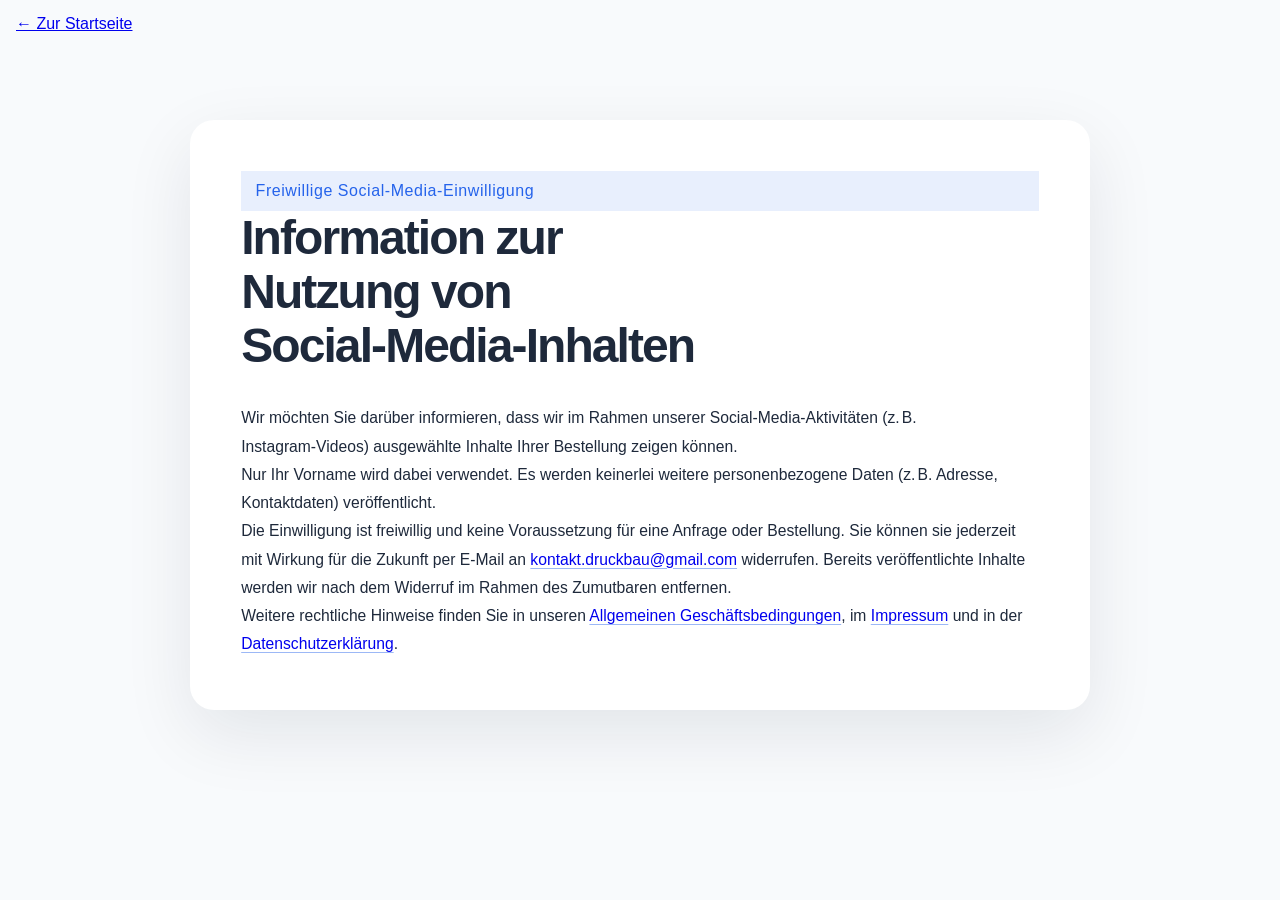
<file: instagram.html>
<!DOCTYPE html>
<html lang="de">
<head>
  <meta charset="UTF-8">
  <meta name="viewport" content="width=device-width, initial-scale=1.0">
  <title>Information zur Nutzung von Social‑Media‑Inhalten</title>
  <link rel="stylesheet" href="style.css">
  <script src="legal-data.js"></script>
</head>
<body>
  <a href="index.html" class="back-home-fixed">← Zur Startseite</a>
  <main>
    <div class="legal-container">
      <div class="legal-badge">Freiwillige Social-Media-Einwilligung</div>
      <h1>Information zur Nutzung von Social‑Media‑Inhalten</h1>
      <p>Wir möchten Sie darüber informieren, dass wir im Rahmen unserer Social‑Media‑Aktivitäten (z. B. Instagram‑Videos) ausgewählte Inhalte Ihrer Bestellung zeigen können.</p>
      <p>Nur Ihr Vorname wird dabei verwendet. Es werden keinerlei weitere personenbezogene Daten (z. B. Adresse, Kontaktdaten) veröffentlicht.</p>
      <p>Die Einwilligung ist freiwillig und keine Voraussetzung für eine Anfrage oder Bestellung. Sie können sie jederzeit mit Wirkung für die Zukunft per E-Mail an <a href="mailto:kontakt.druckbau@gmail.com" data-legal-mailto="email"><span data-legal="email">kontakt.druckbau@gmail.com</span></a> widerrufen. Bereits veröffentlichte Inhalte werden wir nach dem Widerruf im Rahmen des Zumutbaren entfernen.</p>
      <p>Weitere rechtliche Hinweise finden Sie in unseren <a href="agb.html" target="_blank">Allgemeinen Geschäftsbedingungen</a>, im <a href="impressum.html" target="_blank">Impressum</a> und in der <a href="datenschutz.html" target="_blank">Datenschutzerklärung</a>.</p>
    </div>
  </main>
</body>
</html>
</file>
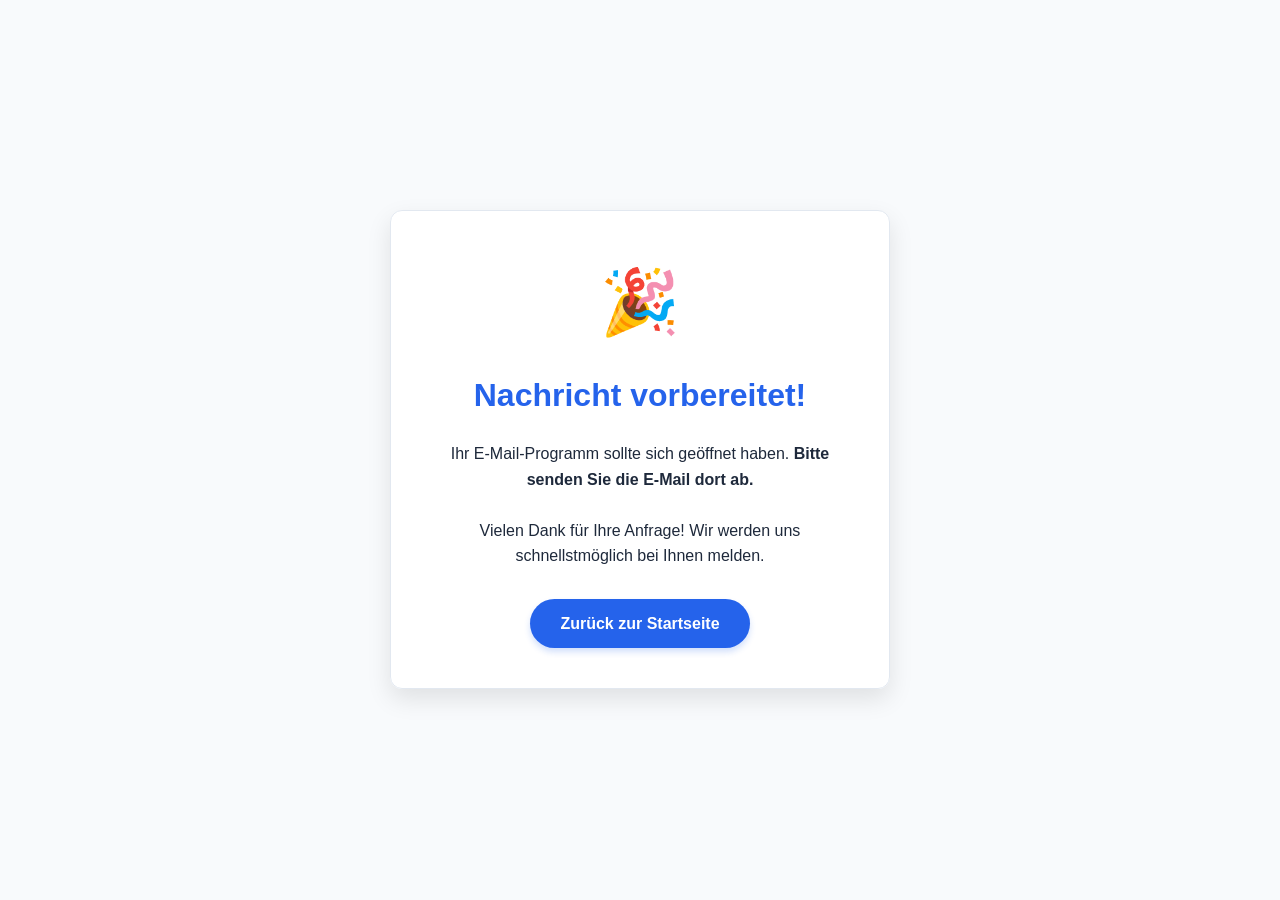
<file: success.html>
<!DOCTYPE html>
<html lang="de">

<head>
    <meta charset="UTF-8">
    <meta name="viewport" content="width=device-width, initial-scale=1.0">
    <title>Druckbau - Nachricht gesendet</title>
    <link rel="icon" type="image/jpeg" href="logo.jpg">
    <link rel="stylesheet" href="style.css">
    <!-- Security Headers -->
    <meta http-equiv="Content-Security-Policy"
        content="default-src 'self'; script-src 'self'; style-src 'self' 'unsafe-inline'; font-src 'self'; img-src 'self' data:; connect-src 'self'; upgrade-insecure-requests;">
    <meta name="referrer" content="no-referrer-when-downgrade">
    <style>
        body {
            display: flex;
            justify-content: center;
            align-items: center;
            min-height: 100vh;
            text-align: center;
            flex-direction: column;
            overflow: hidden;
            /* Prevent scrollbars from confetti */
        }

        #confetti-canvas {
            position: fixed;
            top: 0;
            left: 0;
            width: 100%;
            height: 100%;
            z-index: -1;
            pointer-events: none;
        }

        .success-box {
            background: rgba(255, 255, 255, 0.95);
            padding: 40px;
            border-radius: 12px;
            box-shadow: 0 10px 25px rgba(0, 0, 0, 0.1);
            max-width: 500px;
            margin: 20px;
            border: 1px solid var(--border-color, #e2e8f0);
            backdrop-filter: blur(10px);
            animation: popIn 0.5s cubic-bezier(0.26, 0.53, 0.74, 1.48);
        }

        @keyframes popIn {
            0% {
                transform: scale(0.8);
                opacity: 0;
            }

            100% {
                transform: scale(1);
                opacity: 1;
            }
        }

        .success-icon {
            font-size: 4rem;
            margin-bottom: 1rem;
            animation: bounce 2s infinite;
        }

        @keyframes bounce {

            0%,
            20%,
            50%,
            80%,
            100% {
                transform: translateY(0);
            }

            40% {
                transform: translateY(-20px);
            }

            60% {
                transform: translateY(-10px);
            }
        }

        h1 {
            color: var(--primary-blue);
            margin-bottom: 20px;
        }

        p {
            color: var(--text-dark);
            margin-bottom: 30px;
            line-height: 1.6;
        }

        .btn {
            display: inline-block;
            padding: 12px 30px;
            background-color: var(--primary-blue);
            color: white;
            text-decoration: none;
            border-radius: 50px;
            font-weight: bold;
            transition: all 0.3s;
            box-shadow: 0 4px 6px rgba(37, 99, 235, 0.2);
        }

        .btn:hover {
            background-color: var(--secondary-blue);
            transform: translateY(-2px);
            box-shadow: 0 6px 12px rgba(37, 99, 235, 0.3);
        }
    </style>
</head>

<body>
    <canvas id="confetti-canvas"></canvas>
    <div class="success-box">
        <div class="success-icon">🎉</div>
        <h1>Nachricht vorbereitet!</h1>
        <p>
            Ihr E-Mail-Programm sollte sich geöffnet haben. <strong>Bitte senden Sie die E-Mail dort
                ab.</strong><br><br>
            Vielen Dank für Ihre Anfrage! Wir werden uns schnellstmöglich bei Ihnen melden.
        </p>
        <a href="index.html" class="btn">Zurück zur Startseite</a>
    </div>

    <script>
        // Simple Confetti Animation
        const canvas = document.getElementById('confetti-canvas');
        const ctx = canvas.getContext('2d');
        canvas.width = window.innerWidth;
        canvas.height = window.innerHeight;

        const pieces = [];
        const colors = ['#2563eb', '#1d4ed8', '#facc15', '#ef4444', '#10b981'];

        class Piece {
            constructor() {
                this.x = Math.random() * canvas.width;
                this.y = Math.random() * canvas.height - canvas.height;
                this.d = Math.random() * 10 + 5;
                this.color = colors[Math.floor(Math.random() * colors.length)];
                this.speed = Math.random() * 3 + 1;
                this.angle = Math.random() * 2 * Math.PI;
                this.spin = Math.random() * 0.2 - 0.1;
            }

            update() {
                this.y += this.speed;
                this.angle += this.spin;
                if (this.y > canvas.height) {
                    this.y = -20;
                    this.x = Math.random() * canvas.width;
                }
            }

            draw() {
                ctx.save();
                ctx.translate(this.x, this.y);
                ctx.rotate(this.angle);
                ctx.fillStyle = this.color;
                ctx.fillRect(-this.d / 2, -this.d / 2, this.d, this.d);
                ctx.restore();
            }
        }

        for (let i = 0; i < 100; i++) {
            pieces.push(new Piece());
        }

        function animate() {
            ctx.clearRect(0, 0, canvas.width, canvas.height);
            pieces.forEach(p => {
                p.update();
                p.draw();
            });
            requestAnimationFrame(animate);
        }

        animate();

        window.addEventListener('resize', () => {
            canvas.width = window.innerWidth;
            canvas.height = window.innerHeight;
        });
    </script>
</body>

</html>
</file>
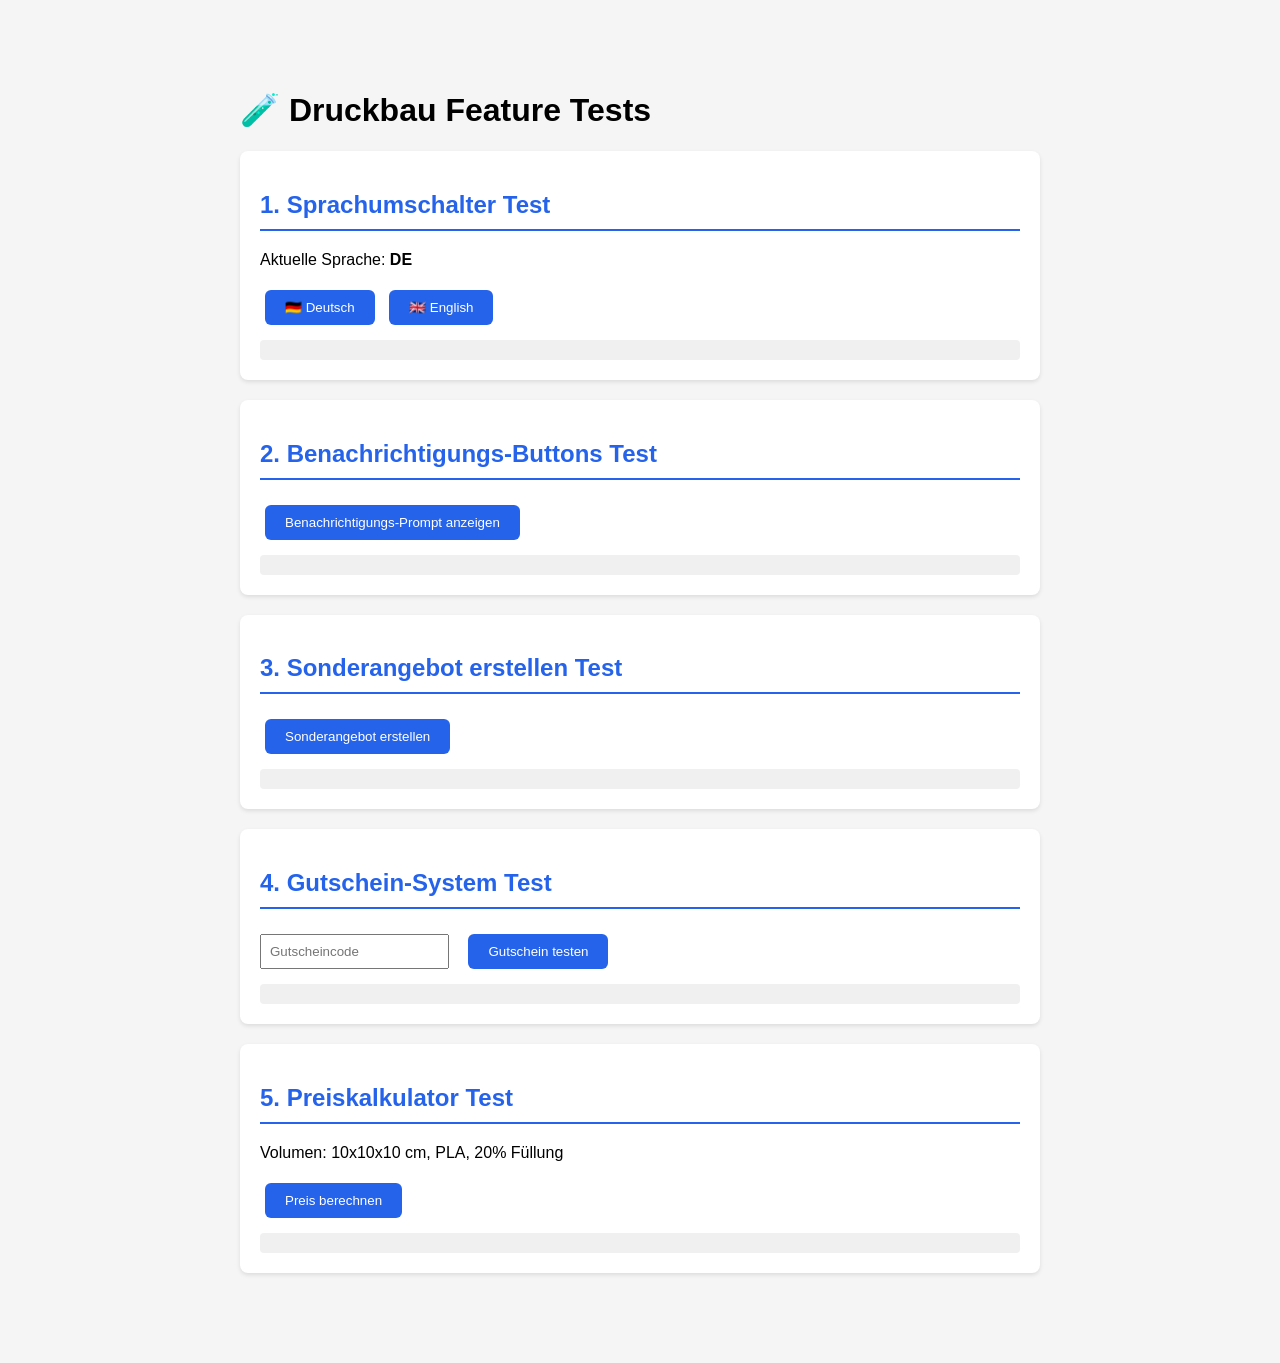
<file: test-features.html>
<!DOCTYPE html>
<html lang="de">

<head>
    <meta charset="UTF-8">
    <meta name="viewport" content="width=device-width, initial-scale=1.0">
    <title>Feature Test - Druckbau</title>
    <link rel="icon" type="image/jpeg" href="logo.jpg">
    <style>
        body {
            font-family: Arial, sans-serif;
            max-width: 800px;
            margin: 50px auto;
            padding: 20px;
            background: #f5f5f5;
        }

        .test-section {
            background: white;
            padding: 20px;
            margin: 20px 0;
            border-radius: 8px;
            box-shadow: 0 2px 4px rgba(0, 0, 0, 0.1);
        }

        h2 {
            color: #2563eb;
            border-bottom: 2px solid #2563eb;
            padding-bottom: 10px;
        }

        .status {
            display: inline-block;
            padding: 5px 10px;
            border-radius: 4px;
            font-weight: bold;
            margin-left: 10px;
        }

        .status.success {
            background: #d4edda;
            color: #155724;
        }

        .status.error {
            background: #f8d7da;
            color: #721c24;
        }

        button {
            background: #2563eb;
            color: white;
            border: none;
            padding: 10px 20px;
            border-radius: 6px;
            cursor: pointer;
            margin: 5px;
        }

        button:hover {
            background: #1d4ed8;
        }

        .result {
            margin-top: 10px;
            padding: 10px;
            background: #f0f0f0;
            border-radius: 4px;
            font-family: monospace;
        }
    </style>
</head>

<body>
    <h1>🧪 Druckbau Feature Tests</h1>

    <div class="test-section">
        <h2>1. Sprachumschalter Test</h2>
        <p>Aktuelle Sprache: <strong id="current-lang">-</strong></p>
        <button onclick="testLanguageSwitch('de')">🇩🇪 Deutsch</button>
        <button onclick="testLanguageSwitch('en')">🇬🇧 English</button>
        <div class="result" id="lang-result"></div>
    </div>

    <div class="test-section">
        <h2>2. Benachrichtigungs-Buttons Test</h2>
        <button onclick="testNotificationPrompt()">Benachrichtigungs-Prompt anzeigen</button>
        <div class="result" id="notif-result"></div>
    </div>

    <div class="test-section">
        <h2>3. Sonderangebot erstellen Test</h2>
        <button onclick="testSeasonalOffer()">Sonderangebot erstellen</button>
        <div class="result" id="offer-result"></div>
    </div>

    <div class="test-section">
        <h2>4. Gutschein-System Test</h2>
        <input type="text" id="test-coupon" placeholder="Gutscheincode" style="padding: 8px; margin-right: 10px;">
        <button onclick="testCoupon()">Gutschein testen</button>
        <div class="result" id="coupon-result"></div>
    </div>

    <div class="test-section">
        <h2>5. Preiskalkulator Test</h2>
        <p>Volumen: 10x10x10 cm, PLA, 20% Füllung</p>
        <button onclick="testCalculator()">Preis berechnen</button>
        <div class="result" id="calc-result"></div>
    </div>

    <script src="translations.js"></script>
    <script src="script.js"></script>
    <script>
        // Update current language display
        function updateLangDisplay() {
            const lang = localStorage.getItem('druckbau_language') || 'de';
            document.getElementById('current-lang').textContent = lang.toUpperCase();
        }
        updateLangDisplay();

        // Test 1: Language Switch
        function testLanguageSwitch(lang) {
            try {
                if (typeof switchLanguage === 'function') {
                    switchLanguage(lang);
                    updateLangDisplay();
                    document.getElementById('lang-result').innerHTML =
                        `<span class="status success">✓ Erfolg</span> Sprache auf ${lang.toUpperCase()} gewechselt`;
                } else {
                    document.getElementById('lang-result').innerHTML =
                        `<span class="status error">✗ Fehler</span> switchLanguage Funktion nicht gefunden`;
                }
            } catch (e) {
                document.getElementById('lang-result').innerHTML =
                    `<span class="status error">✗ Fehler</span> ${e.message}`;
            }
        }

        // Test 2: Notification Prompt
        function testNotificationPrompt() {
            try {
                if (typeof showNotificationPrompt === 'function') {
                    showNotificationPrompt();
                    document.getElementById('notif-result').innerHTML =
                        `<span class="status success">✓ Erfolg</span> Prompt angezeigt. Bitte testen Sie die Buttons.`;
                } else {
                    document.getElementById('notif-result').innerHTML =
                        `<span class="status error">✗ Fehler</span> showNotificationPrompt nicht verfügbar`;
                }
            } catch (e) {
                document.getElementById('notif-result').innerHTML =
                    `<span class="status error">✗ Fehler</span> ${e.message}`;
            }
        }

        // Test 3: Seasonal Offer
        function testSeasonalOffer() {
            try {
                if (typeof createSeasonalOffer === 'function') {
                    // Simulate the function without prompts
                    const testOffer = {
                        active: true,
                        title: "Test Angebot",
                        description: "20% Rabatt",
                        endDate: new Date(Date.now() + 7 * 24 * 60 * 60 * 1000).toISOString()
                    };
                    localStorage.setItem('druckbau_seasonal_offer', JSON.stringify(testOffer));
                    document.getElementById('offer-result').innerHTML =
                        `<span class="status success">✓ Erfolg</span> Test-Angebot erstellt: ${JSON.stringify(testOffer, null, 2)}`;
                } else {
                    document.getElementById('offer-result').innerHTML =
                        `<span class="status error">✗ Fehler</span> createSeasonalOffer nicht verfügbar`;
                }
            } catch (e) {
                document.getElementById('offer-result').innerHTML =
                    `<span class="status error">✗ Fehler</span> ${e.message}`;
            }
        }

        // Test 4: Coupon System
        function testCoupon() {
            const code = document.getElementById('test-coupon').value.trim().toUpperCase();
            try {
                const coupons = {
                    'NEUKUNDE10': { type: 'percentage', value: 10, expiry: '2026-12-31' },
                    'SOMMER2026': { type: 'fixed', value: 5, expiry: '2026-08-31' },
                    'TREUE15': { type: 'percentage', value: 15, expiry: '2026-12-31' },
                    'WELCOME5': { type: 'fixed', value: 5, expiry: '2026-12-31' }
                };

                if (coupons[code]) {
                    const coupon = coupons[code];
                    const today = new Date();
                    const expiry = new Date(coupon.expiry);

                    if (today > expiry) {
                        document.getElementById('coupon-result').innerHTML =
                            `<span class="status error">✗ Abgelaufen</span> Code: ${code}`;
                    } else {
                        const discount = coupon.type === 'percentage' ? `${coupon.value}%` : `${coupon.value}€`;
                        document.getElementById('coupon-result').innerHTML =
                            `<span class="status success">✓ Gültig</span> Code: ${code}, Rabatt: ${discount}, Gültig bis: ${coupon.expiry}`;
                    }
                } else {
                    document.getElementById('coupon-result').innerHTML =
                        `<span class="status error">✗ Ungültig</span> Code "${code}" nicht gefunden`;
                }
            } catch (e) {
                document.getElementById('coupon-result').innerHTML =
                    `<span class="status error">✗ Fehler</span> ${e.message}`;
            }
        }

        // Test 5: Price Calculator
        function testCalculator() {
            try {
                if (typeof estimatePrintTime === 'function') {
                    const volume = 10 * 10 * 10; // 1000 cm³
                    const infill = 20;
                    const materialCost = 0.02; // PLA
                    const infillFactor = 1 + (infill / 100);
                    const baseCost = volume * materialCost * infillFactor;
                    const totalPrice = baseCost + 2.50;
                    const printTime = estimatePrintTime(volume, infill);

                    document.getElementById('calc-result').innerHTML =
                        `<span class="status success">✓ Erfolg</span><br>
                        Geschätzter Preis: ${totalPrice.toFixed(2)}€<br>
                        Druckzeit: ${printTime.toFixed(1)} Stunden`;
                } else {
                    document.getElementById('calc-result').innerHTML =
                        `<span class="status error">✗ Fehler</span> estimatePrintTime nicht verfügbar`;
                }
            } catch (e) {
                document.getElementById('calc-result').innerHTML =
                    `<span class="status error">✗ Fehler</span> ${e.message}`;
            }
        }
    </script>
</body>

</html>
</file>
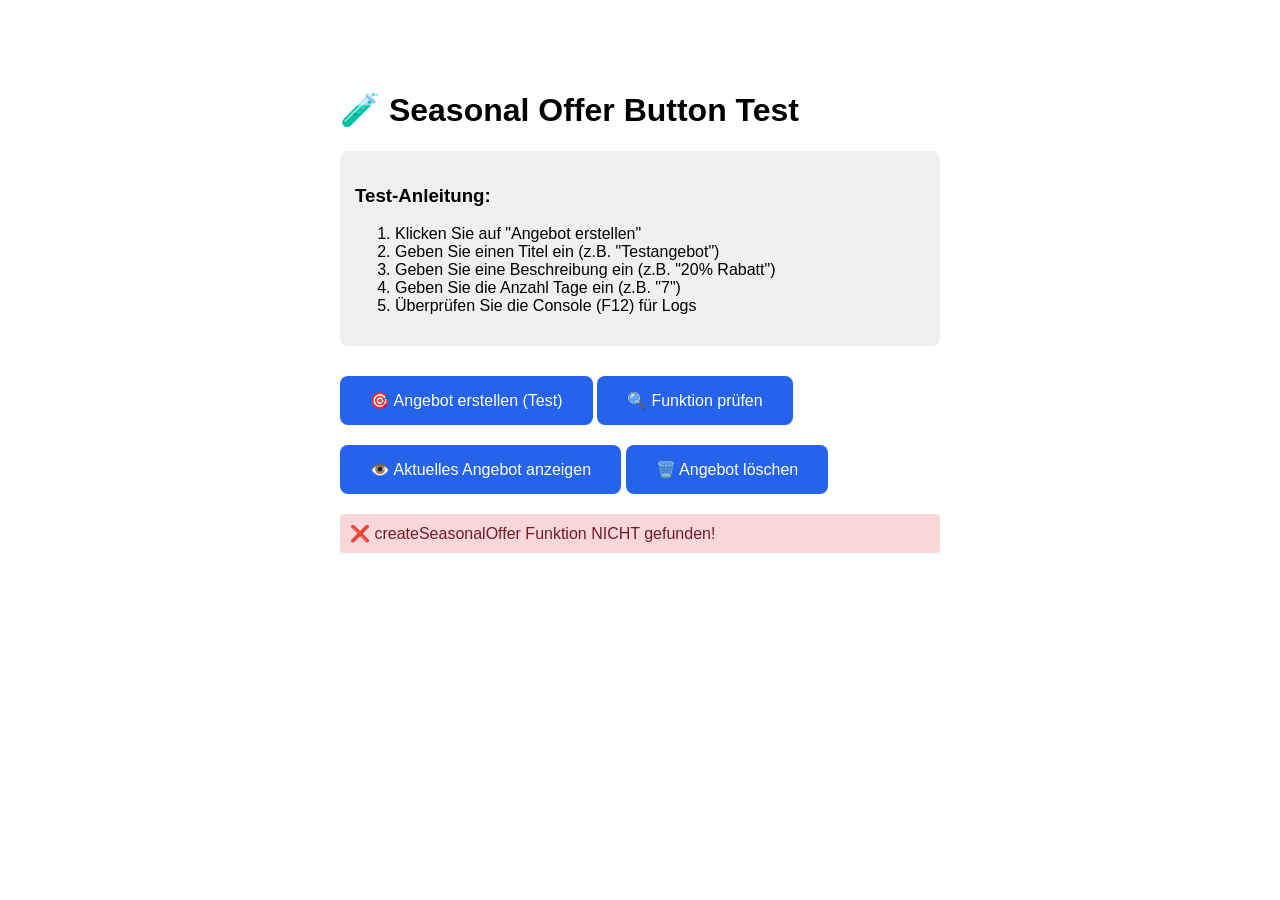
<file: test-seasonal-offer.html>
<!DOCTYPE html>
<html lang="de">

<head>
    <meta charset="UTF-8">
    <title>Seasonal Offer Button Test</title>
    <link rel="icon" type="image/jpeg" href="logo.jpg">
    <style>
        body {
            font-family: Arial, sans-serif;
            max-width: 600px;
            margin: 50px auto;
            padding: 20px;
        }

        button {
            background: #2563eb;
            color: white;
            border: none;
            padding: 15px 30px;
            font-size: 16px;
            border-radius: 8px;
            cursor: pointer;
            margin: 10px 0;
        }

        button:hover {
            background: #1d4ed8;
        }

        .info {
            background: #f0f0f0;
            padding: 15px;
            border-radius: 8px;
            margin: 20px 0;
        }

        .success {
            background: #d4edda;
            color: #155724;
            padding: 10px;
            border-radius: 4px;
            margin: 10px 0;
        }

        .error {
            background: #f8d7da;
            color: #721c24;
            padding: 10px;
            border-radius: 4px;
            margin: 10px 0;
        }

        pre {
            background: #2d2d2d;
            color: #f8f8f2;
            padding: 15px;
            border-radius: 8px;
            overflow-x: auto;
        }
    </style>
</head>

<body>
    <h1>🧪 Seasonal Offer Button Test</h1>

    <div class="info">
        <h3>Test-Anleitung:</h3>
        <ol>
            <li>Klicken Sie auf "Angebot erstellen"</li>
            <li>Geben Sie einen Titel ein (z.B. "Testangebot")</li>
            <li>Geben Sie eine Beschreibung ein (z.B. "20% Rabatt")</li>
            <li>Geben Sie die Anzahl Tage ein (z.B. "7")</li>
            <li>Überprüfen Sie die Console (F12) für Logs</li>
        </ol>
    </div>

    <button onclick="testCreateOffer()">🎯 Angebot erstellen (Test)</button>
    <button onclick="checkIfFunctionExists()">🔍 Funktion prüfen</button>
    <button onclick="viewCurrentOffer()">👁️ Aktuelles Angebot anzeigen</button>
    <button onclick="clearOffer()">🗑️ Angebot löschen</button>

    <div id="result"></div>

    <script src="script.js"></script>
    <script>
        function checkIfFunctionExists() {
            const result = document.getElementById('result');
            if (typeof createSeasonalOffer === 'function') {
                result.innerHTML = '<div class="success">✅ createSeasonalOffer Funktion existiert!</div>';
                console.log('Function exists:', createSeasonalOffer);
            } else {
                result.innerHTML = '<div class="error">❌ createSeasonalOffer Funktion NICHT gefunden!</div>';
                console.error('Function not found in window:', window.createSeasonalOffer);
            }
        }

        function testCreateOffer() {
            const result = document.getElementById('result');

            if (typeof createSeasonalOffer !== 'function') {
                result.innerHTML = '<div class="error">❌ Funktion nicht verfügbar!</div>';
                return;
            }

            try {
                console.log('Calling createSeasonalOffer...');
                createSeasonalOffer();
            } catch (error) {
                result.innerHTML = `<div class="error">❌ Fehler: ${error.message}</div>`;
                console.error('Error:', error);
            }
        }

        function viewCurrentOffer() {
            const result = document.getElementById('result');
            const offerData = localStorage.getItem('druckbau_seasonal_offer');

            if (offerData) {
                const offer = JSON.parse(offerData);
                const endDate = new Date(offer.endDate);
                const now = new Date();
                const timeLeft = endDate - now;
                const daysLeft = Math.floor(timeLeft / (1000 * 60 * 60 * 24));

                result.innerHTML = `
                    <div class="success">
                        <h3>✅ Aktuelles Angebot:</h3>
                        <pre>${JSON.stringify(offer, null, 2)}</pre>
                        <p><strong>Verbleibende Zeit:</strong> ${daysLeft} Tage</p>
                        <p><strong>Status:</strong> ${offer.active ? 'Aktiv' : 'Inaktiv'}</p>
                    </div>
                `;
            } else {
                result.innerHTML = '<div class="info">ℹ️ Kein Angebot vorhanden</div>';
            }
        }

        function clearOffer() {
            localStorage.removeItem('druckbau_seasonal_offer');
            document.getElementById('result').innerHTML = '<div class="success">✅ Angebot gelöscht!</div>';
            console.log('Offer cleared from localStorage');
        }

        // Auto-check on load
        window.addEventListener('load', () => {
            checkIfFunctionExists();
        });
    </script>
</body>

</html>
</file>
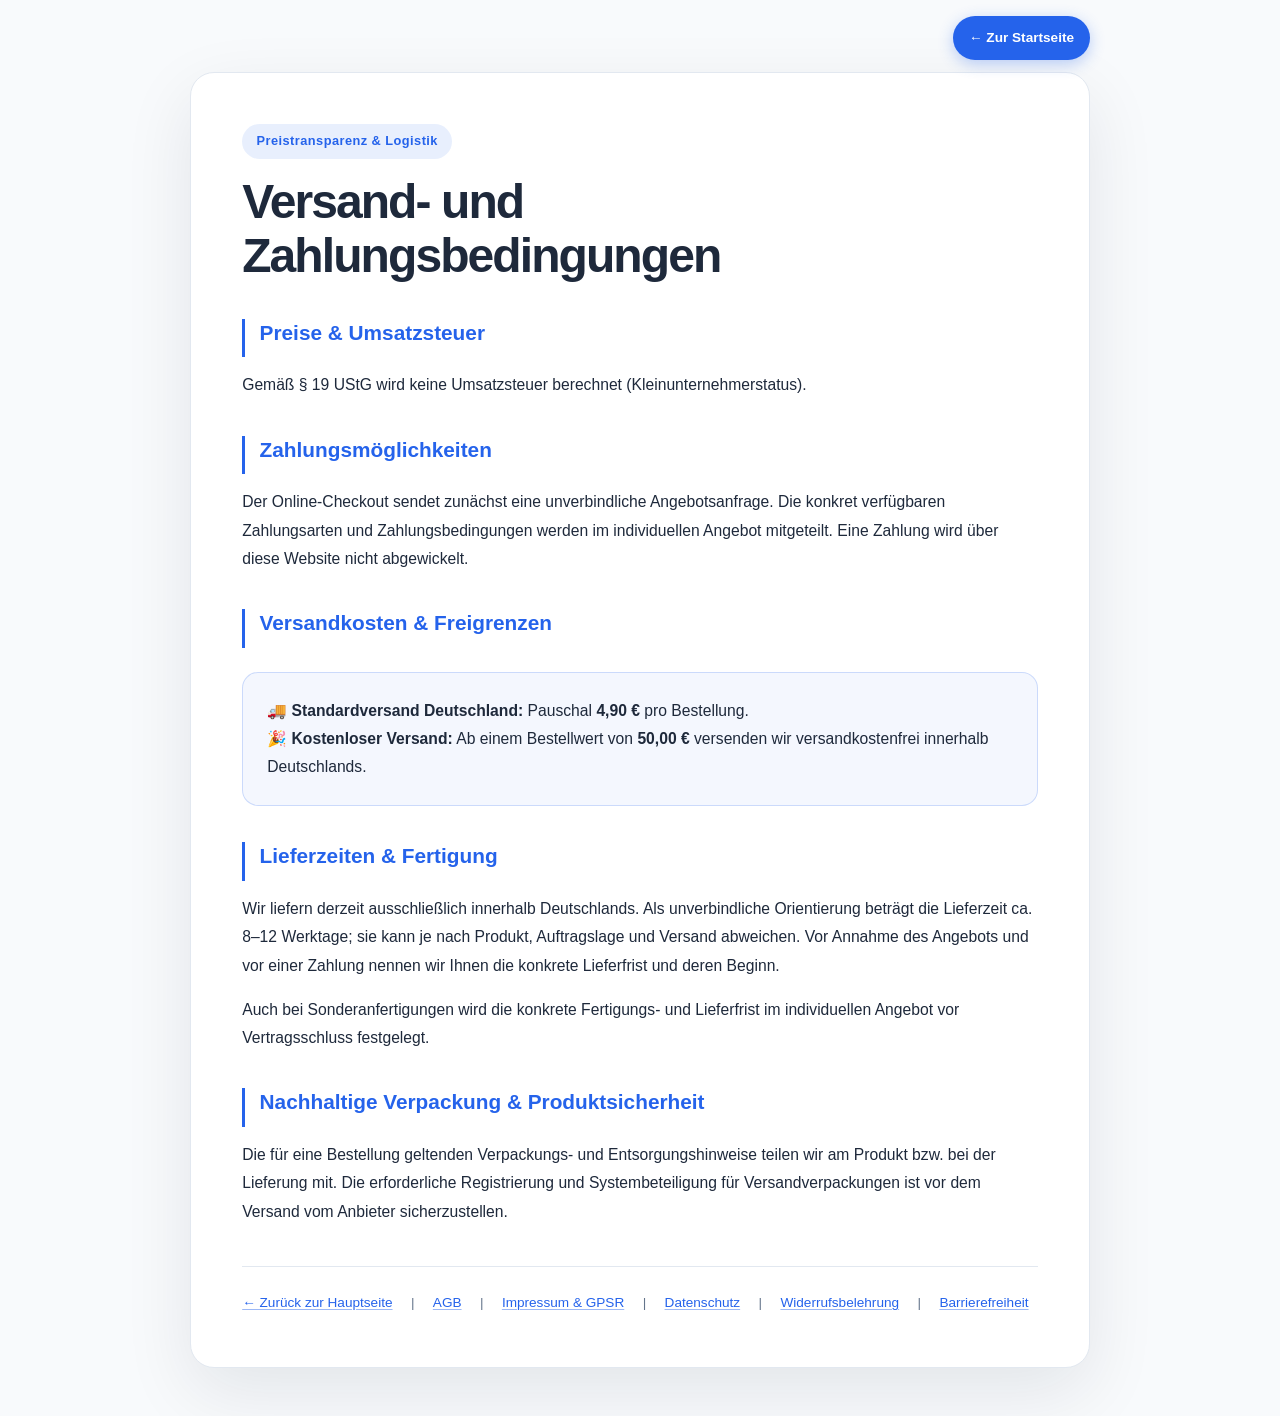
<file: versand.html>
<!DOCTYPE html>
<html lang="de">

<head>
    <meta charset="UTF-8">
    <meta name="viewport" content="width=device-width, initial-scale=1.0">
    <title>Druckbau - Versand & Zahlung</title>
    <link rel="icon" type="image/jpeg" href="logo.jpg">
    <link rel="stylesheet" href="style.css">
    <!-- Security Headers -->
    <meta http-equiv="Content-Security-Policy"
        content="default-src 'self'; script-src 'self'; style-src 'self' 'unsafe-inline'; font-src 'self'; img-src 'self' data:; connect-src 'self'; upgrade-insecure-requests;">
    <meta name="referrer" content="no-referrer-when-downgrade">
    <script src="legal-data.js"></script>
    <style>
        :root {
            --legal-bg: #f8fafc;
            --legal-card: #ffffff;
            --legal-text: #1e293b;
            --legal-muted: #64748b;
            --legal-border: #e2e8f0;
            --legal-primary: #2563eb;
        }

        [data-theme="dark"] {
            --legal-bg: #0f172a;
            --legal-card: #1e293b;
            --legal-text: #f8fafc;
            --legal-muted: #94a3b8;
            --legal-border: #334155;
            --legal-primary: #3b82f6;
        }

        body {
            background-color: var(--legal-bg);
            color: var(--legal-text);
            font-family: 'Inter', sans-serif;
            margin: 0;
            padding: 0;
        }

        .legal-container {
            max-width: 850px;
            margin: 3rem auto;
            padding: 2.5rem;
            background: var(--legal-card);
            border-radius: 16px;
            box-shadow: 0 10px 30px rgba(0, 0, 0, 0.05);
            border: 1px solid var(--legal-border);
        }

        .legal-badge {
            display: inline-block;
            padding: 0.35rem 0.85rem;
            background: rgba(37, 99, 235, 0.1);
            color: var(--legal-primary);
            border-radius: 50px;
            font-size: 0.8rem;
            font-weight: 600;
            margin-bottom: 1rem;
        }

        h1 {
            color: var(--legal-text);
            font-size: 2.2rem;
            margin-bottom: 1.5rem;
            font-weight: 800;
        }

        h2 {
            color: var(--legal-primary);
            font-size: 1.25rem;
            margin-top: 2rem;
            margin-bottom: 0.8rem;
            font-weight: 700;
            border-bottom: 1px solid var(--legal-border);
            padding-bottom: 0.4rem;
        }

        p, ul {
            color: var(--legal-text);
            line-height: 1.7;
            font-size: 0.95rem;
            margin-bottom: 1rem;
        }

        ul {
            padding-left: 1.5rem;
        }

        .highlight-card {
            background: rgba(37, 99, 235, 0.05);
            border: 1px solid rgba(37, 99, 235, 0.2);
            padding: 1.2rem;
            border-radius: 12px;
            margin: 1.5rem 0;
        }

        .back-home-fixed {
            position: fixed;
            top: 20px;
            right: 20px;
            background: var(--legal-primary);
            color: white;
            padding: 10px 22px;
            border-radius: 50px;
            text-decoration: none;
            font-weight: 600;
            box-shadow: 0 4px 15px rgba(37, 99, 235, 0.3);
            z-index: 1000;
            font-size: 0.85rem;
            transition: all 0.2s ease;
        }

        .back-home-fixed:hover {
            transform: translateY(-2px);
            box-shadow: 0 6px 20px rgba(37, 99, 235, 0.4);
        }

        a {
            color: var(--legal-primary);
            text-decoration: none;
        }
        a:hover {
            text-decoration: underline;
        }

        .footer-note {
            margin-top: 3rem;
            padding-top: 1.5rem;
            border-top: 1px solid var(--legal-border);
            font-size: 0.85rem;
            color: var(--legal-muted);
        }
    </style>
</head>

<body>
    <a href="index.html" class="back-home-fixed">← Zur Startseite</a>

    <main>
        <div class="legal-container">
            <div class="legal-badge">Preistransparenz & Logistik</div>
            <h1>Versand- und Zahlungsbedingungen</h1>

            <h2>Preise & Umsatzsteuer</h2>
            <p>
                <span data-legal="vat-notice">Gemäß § 19 UStG wird keine Umsatzsteuer berechnet (Kleinunternehmerstatus).</span>
            </p>

            <h2>Zahlungsmöglichkeiten</h2>
            <p>Der Online-Checkout sendet zunächst eine unverbindliche Angebotsanfrage. Die konkret verfügbaren Zahlungsarten und Zahlungsbedingungen werden im individuellen Angebot mitgeteilt. Eine Zahlung wird über diese Website nicht abgewickelt.</p>

            <h2>Versandkosten & Freigrenzen</h2>
            <div class="highlight-card">
                <p style="margin:0;">
                    🚚 <strong>Standardversand Deutschland:</strong> Pauschal <strong>4,90 €</strong> pro Bestellung.<br>
                    🎉 <strong>Kostenloser Versand:</strong> Ab einem Bestellwert von <strong>50,00 €</strong> versenden wir versandkostenfrei innerhalb Deutschlands.
                </p>
            </div>

            <h2>Lieferzeiten & Fertigung</h2>
            <p>
                Wir liefern derzeit ausschließlich innerhalb Deutschlands. Als unverbindliche Orientierung beträgt die Lieferzeit ca. 8–12 Werktage; sie kann je nach Produkt, Auftragslage und Versand abweichen. Vor Annahme des Angebots und vor einer Zahlung nennen wir Ihnen die konkrete Lieferfrist und deren Beginn.
            </p>
            <p>
                Auch bei Sonderanfertigungen wird die konkrete Fertigungs- und Lieferfrist im individuellen Angebot vor Vertragsschluss festgelegt.
            </p>

            <h2>Nachhaltige Verpackung & Produktsicherheit</h2>
            <p>
                Die für eine Bestellung geltenden Verpackungs- und Entsorgungshinweise teilen wir am Produkt bzw. bei der Lieferung mit. Die erforderliche Registrierung und Systembeteiligung für Versandverpackungen ist vor dem Versand vom Anbieter sicherzustellen.
            </p>

            <div class="footer-note">
                <a href="index.html">← Zurück zur Hauptseite</a> | <a href="agb.html">AGB</a> | <a href="impressum.html">Impressum & GPSR</a> | <a href="datenschutz.html">Datenschutz</a> | <a href="widerruf.html">Widerrufsbelehrung</a> | <a href="barrierefreiheit.html">Barrierefreiheit</a>
            </div>
        </div>
    </main>
</body>

</html>
</file>
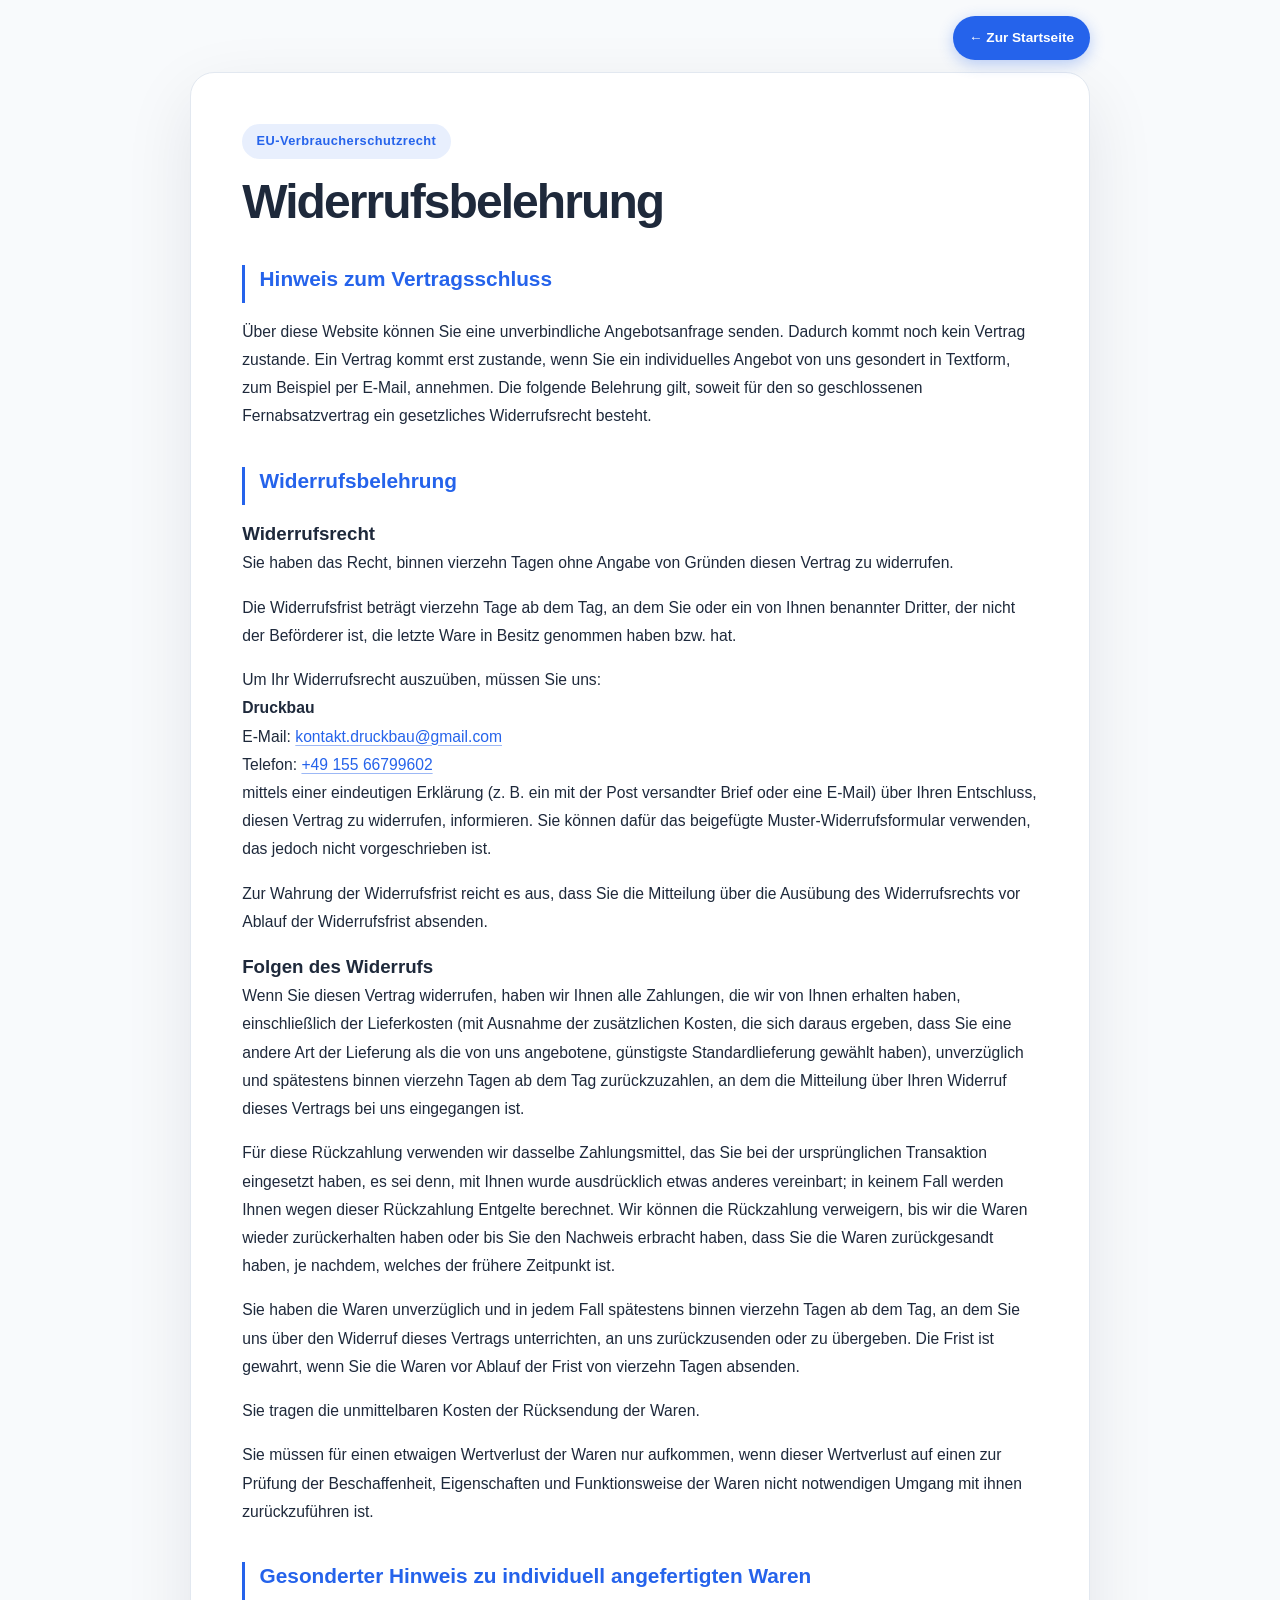
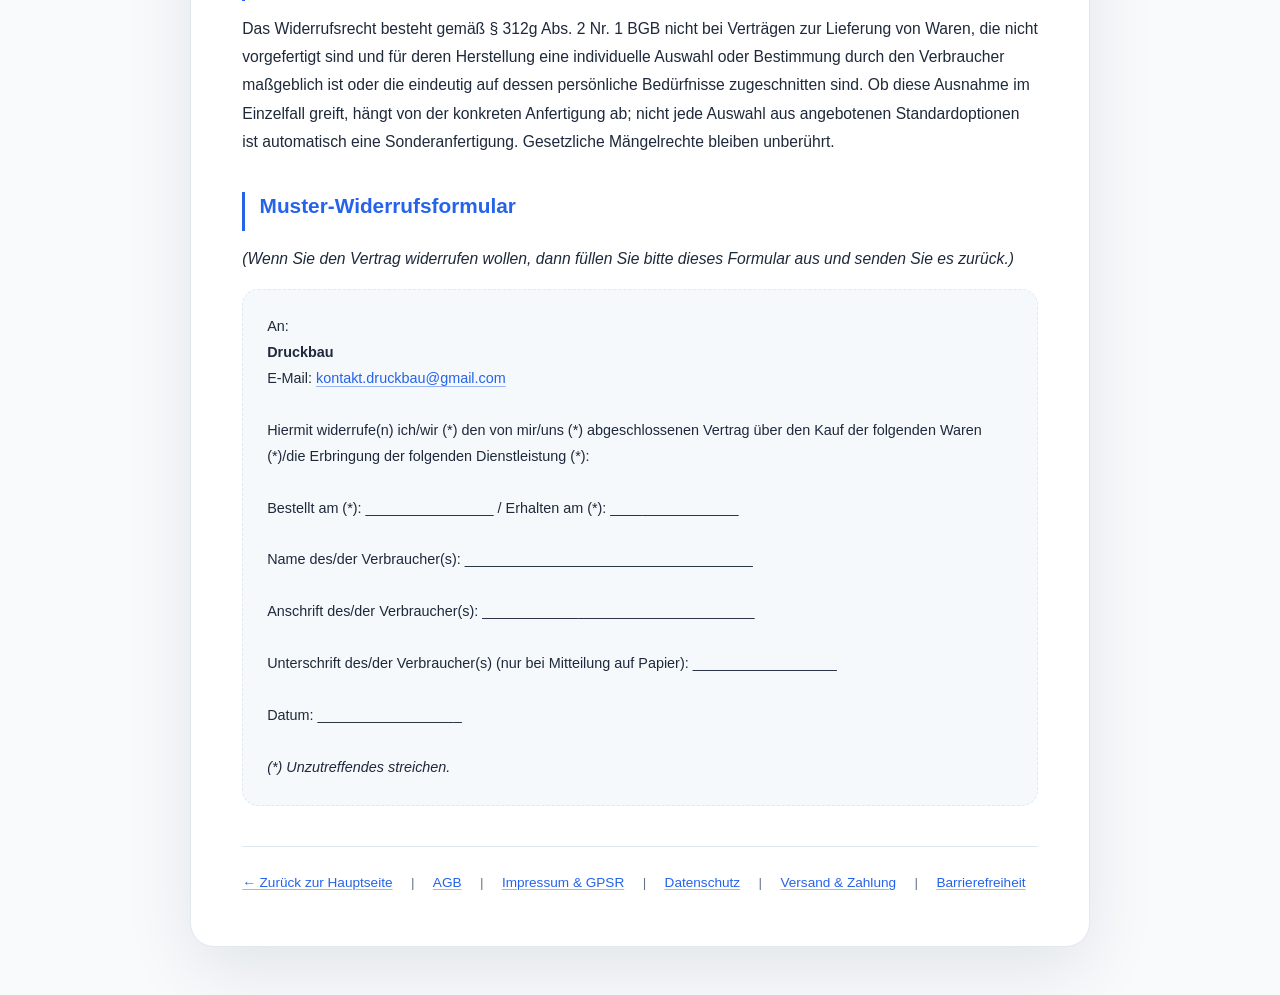
<file: widerruf.html>
<!DOCTYPE html>
<html lang="de">

<head>
    <meta charset="UTF-8">
    <meta name="viewport" content="width=device-width, initial-scale=1.0">
    <title>Druckbau - Widerrufsbelehrung & Muster-Widerrufsformular</title>
    <link rel="icon" type="image/jpeg" href="logo.jpg">
    <link rel="stylesheet" href="style.css">
    <!-- Security Headers -->
    <meta http-equiv="Content-Security-Policy"
        content="default-src 'self'; script-src 'self'; style-src 'self' 'unsafe-inline'; font-src 'self'; img-src 'self' data:; connect-src 'self'; upgrade-insecure-requests;">
    <meta name="referrer" content="no-referrer-when-downgrade">
    <script src="legal-data.js"></script>
    <style>
        :root {
            --legal-bg: #f8fafc;
            --legal-card: #ffffff;
            --legal-text: #1e293b;
            --legal-muted: #64748b;
            --legal-border: #e2e8f0;
            --legal-primary: #2563eb;
        }

        [data-theme="dark"] {
            --legal-bg: #0f172a;
            --legal-card: #1e293b;
            --legal-text: #f8fafc;
            --legal-muted: #94a3b8;
            --legal-border: #334155;
            --legal-primary: #3b82f6;
        }

        body {
            background-color: var(--legal-bg);
            color: var(--legal-text);
            font-family: 'Inter', sans-serif;
            margin: 0;
            padding: 0;
        }

        .legal-container {
            max-width: 850px;
            margin: 3rem auto;
            padding: 2.5rem;
            background: var(--legal-card);
            border-radius: 16px;
            box-shadow: 0 10px 30px rgba(0, 0, 0, 0.05);
            border: 1px solid var(--legal-border);
        }

        .legal-badge {
            display: inline-block;
            padding: 0.35rem 0.85rem;
            background: rgba(37, 99, 235, 0.1);
            color: var(--legal-primary);
            border-radius: 50px;
            font-size: 0.8rem;
            font-weight: 600;
            margin-bottom: 1rem;
        }

        h1 {
            color: var(--legal-text);
            font-size: 2.2rem;
            margin-bottom: 1.5rem;
            font-weight: 800;
        }

        h2 {
            color: var(--legal-primary);
            font-size: 1.25rem;
            margin-top: 2rem;
            margin-bottom: 0.8rem;
            font-weight: 700;
            border-bottom: 1px solid var(--legal-border);
            padding-bottom: 0.4rem;
        }

        p, ul {
            color: var(--legal-text);
            line-height: 1.7;
            font-size: 0.95rem;
            margin-bottom: 1rem;
        }

        .form-box {
            background: rgba(241, 245, 249, 0.6);
            border: 1px dashed var(--legal-border);
            padding: 1.5rem;
            border-radius: 12px;
            margin-top: 1rem;
            font-size: 0.9rem;
            line-height: 1.6;
        }

        [data-theme="dark"] .form-box {
            background: rgba(15, 23, 42, 0.4);
        }

        .back-home-fixed {
            position: fixed;
            top: 20px;
            right: 20px;
            background: var(--legal-primary);
            color: white;
            padding: 10px 22px;
            border-radius: 50px;
            text-decoration: none;
            font-weight: 600;
            box-shadow: 0 4px 15px rgba(37, 99, 235, 0.3);
            z-index: 1000;
            font-size: 0.85rem;
            transition: all 0.2s ease;
        }

        .back-home-fixed:hover {
            transform: translateY(-2px);
            box-shadow: 0 6px 20px rgba(37, 99, 235, 0.4);
        }

        a {
            color: var(--legal-primary);
            text-decoration: none;
        }
        a:hover {
            text-decoration: underline;
        }

        .footer-note {
            margin-top: 3rem;
            padding-top: 1.5rem;
            border-top: 1px solid var(--legal-border);
            font-size: 0.85rem;
            color: var(--legal-muted);
        }
    </style>
</head>

<body>
    <a href="index.html" class="back-home-fixed">← Zur Startseite</a>

    <main>
        <div class="legal-container">
            <div class="legal-badge">EU-Verbraucherschutzrecht</div>
            <h1>Widerrufsbelehrung</h1>

            <h2>Hinweis zum Vertragsschluss</h2>
            <p>
                Über diese Website können Sie eine unverbindliche Angebotsanfrage senden. Dadurch kommt noch kein Vertrag zustande. Ein Vertrag kommt erst zustande, wenn Sie ein individuelles Angebot von uns gesondert in Textform, zum Beispiel per E-Mail, annehmen. Die folgende Belehrung gilt, soweit für den so geschlossenen Fernabsatzvertrag ein gesetzliches Widerrufsrecht besteht.
            </p>

            <h2>Widerrufsbelehrung</h2>
            <h3>Widerrufsrecht</h3>
            <p>
                Sie haben das Recht, binnen vierzehn Tagen ohne Angabe von Gründen diesen Vertrag zu widerrufen.
            </p>
            <p>
                Die Widerrufsfrist beträgt vierzehn Tage ab dem Tag, an dem Sie oder ein von Ihnen benannter Dritter, der nicht der Beförderer ist, die letzte Ware in Besitz genommen haben bzw. hat.
            </p>
            <p>
                Um Ihr Widerrufsrecht auszuüben, müssen Sie uns:<br>
                <strong><span data-legal="company-name">Druckbau</span></strong><br>
                E-Mail: <a href="mailto:kontakt.druckbau@gmail.com" data-legal-mailto="email">kontakt.druckbau@gmail.com</a><br>
                Telefon: <a data-legal-tel="phone" href="tel:+4915566799602"><span data-legal="phone">+49 155 66799602</span></a><br>
                mittels einer eindeutigen Erklärung (z. B. ein mit der Post versandter Brief oder eine E-Mail) über Ihren Entschluss, diesen Vertrag zu widerrufen, informieren. Sie können dafür das beigefügte Muster-Widerrufsformular verwenden, das jedoch nicht vorgeschrieben ist.
            </p>
            <p>
                Zur Wahrung der Widerrufsfrist reicht es aus, dass Sie die Mitteilung über die Ausübung des Widerrufsrechts vor Ablauf der Widerrufsfrist absenden.
            </p>

            <h3>Folgen des Widerrufs</h3>
            <p>
                Wenn Sie diesen Vertrag widerrufen, haben wir Ihnen alle Zahlungen, die wir von Ihnen erhalten haben, einschließlich der Lieferkosten (mit Ausnahme der zusätzlichen Kosten, die sich daraus ergeben, dass Sie eine andere Art der Lieferung als die von uns angebotene, günstigste Standardlieferung gewählt haben), unverzüglich und spätestens binnen vierzehn Tagen ab dem Tag zurückzuzahlen, an dem die Mitteilung über Ihren Widerruf dieses Vertrags bei uns eingegangen ist.
            </p>
            <p>
                Für diese Rückzahlung verwenden wir dasselbe Zahlungsmittel, das Sie bei der ursprünglichen Transaktion eingesetzt haben, es sei denn, mit Ihnen wurde ausdrücklich etwas anderes vereinbart; in keinem Fall werden Ihnen wegen dieser Rückzahlung Entgelte berechnet. Wir können die Rückzahlung verweigern, bis wir die Waren wieder zurückerhalten haben oder bis Sie den Nachweis erbracht haben, dass Sie die Waren zurückgesandt haben, je nachdem, welches der frühere Zeitpunkt ist.
            </p>
            <p>
                Sie haben die Waren unverzüglich und in jedem Fall spätestens binnen vierzehn Tagen ab dem Tag, an dem Sie uns über den Widerruf dieses Vertrags unterrichten, an uns zurückzusenden oder zu übergeben. Die Frist ist gewahrt, wenn Sie die Waren vor Ablauf der Frist von vierzehn Tagen absenden.
            </p>
            <p>
                Sie tragen die unmittelbaren Kosten der Rücksendung der Waren.
            </p>
            <p>
                Sie müssen für einen etwaigen Wertverlust der Waren nur aufkommen, wenn dieser Wertverlust auf einen zur Prüfung der Beschaffenheit, Eigenschaften und Funktionsweise der Waren nicht notwendigen Umgang mit ihnen zurückzuführen ist.
            </p>

            <h2>Gesonderter Hinweis zu individuell angefertigten Waren</h2>
            <p>
                Das Widerrufsrecht besteht gemäß § 312g Abs. 2 Nr. 1 BGB nicht bei Verträgen zur Lieferung von Waren, die nicht vorgefertigt sind und für deren Herstellung eine individuelle Auswahl oder Bestimmung durch den Verbraucher maßgeblich ist oder die eindeutig auf dessen persönliche Bedürfnisse zugeschnitten sind. Ob diese Ausnahme im Einzelfall greift, hängt von der konkreten Anfertigung ab; nicht jede Auswahl aus angebotenen Standardoptionen ist automatisch eine Sonderanfertigung. Gesetzliche Mängelrechte bleiben unberührt.
            </p>

            <h2>Muster-Widerrufsformular</h2>
            <p><em>(Wenn Sie den Vertrag widerrufen wollen, dann füllen Sie bitte dieses Formular aus und senden Sie es zurück.)</em></p>
            
            <div class="form-box">
                An:<br>
                <strong><span data-legal="company-name">Druckbau</span></strong><br>
                E-Mail: <a href="mailto:kontakt.druckbau@gmail.com" data-legal-mailto="email">kontakt.druckbau@gmail.com</a><br><br>
                Hiermit widerrufe(n) ich/wir (*) den von mir/uns (*) abgeschlossenen Vertrag über den Kauf der folgenden Waren (*)/die Erbringung der folgenden Dienstleistung (*):<br><br>
                Bestellt am (*): ________________ / Erhalten am (*): ________________<br><br>
                Name des/der Verbraucher(s): ____________________________________<br><br>
                Anschrift des/der Verbraucher(s): __________________________________<br><br>
                Unterschrift des/der Verbraucher(s) (nur bei Mitteilung auf Papier): __________________<br><br>
                Datum: __________________<br><br>
                <em>(*) Unzutreffendes streichen.</em>
            </div>

            <div class="footer-note">
                <a href="index.html">← Zurück zur Hauptseite</a> | <a href="agb.html">AGB</a> | <a href="impressum.html">Impressum & GPSR</a> | <a href="datenschutz.html">Datenschutz</a> | <a href="versand.html">Versand & Zahlung</a> | <a href="barrierefreiheit.html">Barrierefreiheit</a>
            </div>
        </div>
    </main>
</body>

</html>
</file>
<file: style.css>
:root {
    --primary-blue: #2563eb;
    --primary-dark: #1d4ed8;
    --white: #ffffff;
    --bg-light: #f8fafc;
    --bg-white: #ffffff; --bg-card: #ffffff;
    --text-dark: #1e293b;
    --text-light: #64748b;
    --border-color: #e2e8f0;
    --success-color: #10b981;
    --error-color: #ef4444;
    --warning-color: #f59e0b;
    --info-color: #3b82f6;
    --card-shadow: 0 4px 6px -1px rgb(0 0 0 / 0.1);
    --nav-bg: rgba(255, 255, 255, 0.9);
    --accent-blue: #e7f1ff;
    --shadow: 0 4px 6px rgba(0, 0, 0, 0.1);
    --transition: all 0.3s cubic-bezier(0.4, 0, 0.2, 1);
}

[data-theme="dark"] {
    --bg-light: #0f172a;
    --bg-white: #1e293b; --bg-card: #1e293b;
    --text-dark: #f8fafc;
    --text-light: #cbd5e1;
    --border-color: #334155;
    --card-shadow: 0 4px 6px -1px rgb(0 0 0 / 0.5);
    --nav-bg: rgba(15, 23, 42, 0.9);
}

* {
    margin: 0;
    padding: 0;
    box-sizing: border-box;
    font-family: 'Segoe UI', 'Inter', sans-serif;
    transition: background-color 0.3s ease, color 0.3s ease, border-color 0.3s ease;
}

body {
    background-color: var(--bg-light);
    color: var(--text-dark);
    display: flex;
    flex-direction: column;
    min-height: 100vh;
    line-height: 1.6;
}

/* Navbar */
nav {
    background-color: var(--nav-bg);
    padding: 0.5rem 5%;
    display: flex;
    justify-content: space-between;
    align-items: center;
    box-shadow: var(--shadow);
    position: sticky;
    top: 0;
    z-index: 1000;
    backdrop-filter: blur(10px);
    border-bottom: 1px solid var(--border-color);
}

.nav-left {
    display: flex;
    align-items: center;
    gap: 1rem;
}

.logo {
    height: 80px;
    width: auto;
}

.nav-links {
    display: flex;
    gap: 2rem;
    list-style: none;
}

.nav-links li a {
    text-decoration: none;
    color: var(--text-dark);
    font-weight: 500;
    font-size: 1rem;
    display: block;
    padding: 0.5rem 0.2rem;
    transition: var(--transition);
}

.nav-links li a:hover,
.nav-links li a.active {
    color: var(--primary-blue);
}

.cart-icon-container {
    position: relative;
    cursor: pointer;
}

.cart-icon-container svg {
    width: 24px;
    height: 24px;
    color: var(--text-dark);
    transition: var(--transition);
}

.cart-icon-container:hover svg {
    color: var(--primary-blue);
}

.cart-count {
    position: absolute;
    top: -8px;
    right: -8px;
    background-color: var(--primary-blue);
    color: var(--white);
    font-size: 0.75rem;
    width: 18px;
    height: 18px;
    border-radius: 50%;
    display: flex;
    justify-content: center;
    align-items: center;
}

.wishlist-icon-container {
    position: relative;
    cursor: pointer;
    margin-right: 0.5rem;
}

.wishlist-icon-container svg {
    width: 24px;
    height: 24px;
    color: var(--text-dark);
    transition: var(--transition);
}

.wishlist-icon-container:hover svg {
    color: #ff4757;
}

.wishlist-count {
    position: absolute;
    top: -8px;
    right: -8px;
    background-color: #ff4757;
    color: var(--white);
    font-size: 0.75rem;
    width: 18px;
    height: 18px;
    border-radius: 50%;
    display: flex;
    justify-content: center;
    align-items: center;
}

/* Dropdown Menu Styles */
.dropdown {
    position: relative;
}

.dropdown-toggle {
    display: flex;
    align-items: center;
    gap: 0.3rem;
    cursor: pointer;
}

.arrow {
    font-size: 0.7rem;
    transition: transform 0.3s ease;
}

.dropdown:hover .arrow {
    transform: rotate(180deg);
}

.dropdown-menu {
    position: absolute;
    top: calc(100% - 5px);
    left: 50%;
    transform: translateX(-50%) translateY(10px);
    background-color: var(--nav-bg);
    min-width: 220px;
    box-shadow: var(--shadow);
    border: 1px solid var(--border-color);
    border-radius: 8px;
    list-style: none;
    padding: 0.5rem 0;
    opacity: 0;
    visibility: hidden;
    transition: var(--transition);
    backdrop-filter: blur(10px);
    z-index: 1001;
}

/* Bridge the gap between link and menu */
.dropdown::after {
    content: '';
    position: absolute;
    top: 100%;
    left: 0;
    width: 100%;
    height: 15px;
    background: transparent;
    display: none;
}

.dropdown:hover::after {
    display: block;
}

.dropdown:hover .dropdown-menu,
.dropdown.show .dropdown-menu {
    opacity: 1;
    visibility: visible;
    transform: translateX(-50%) translateY(0);
}

.dropdown.show .arrow {
    transform: rotate(180deg);
}

.dropdown-menu li {
    width: 100%;
}

.dropdown-menu li a {
    display: block;
    padding: 0.8rem 1.5rem;
    width: 100%;
    color: var(--text-dark);
}

.dropdown-menu li a:hover {
    background-color: var(--accent-blue);
    color: var(--primary-blue);
}

[data-theme="dark"] .dropdown-menu {
    background-color: var(--nav-bg);
}

/* Sections */
main {
    flex: 1;
}

section {
    display: none;
    padding: 2rem 5%;
    animation: fadeIn 0.5s ease;
}

section.active {
    display: block;
}

@keyframes fadeIn {
    from {
        opacity: 0;
        transform: translateY(10px);
    }

    to {
        opacity: 1;
        transform: translateY(0);
    }
}

/* Home Section */
#home {
    position: relative;
    min-height: 85vh;
    display: flex;
    flex-direction: column;
    justify-content: center;
    align-items: center;
    text-align: center;
    color: var(--white);
    background: linear-gradient(135deg, rgba(15, 23, 42, 0.8), rgba(29, 78, 216, 0.7)), url('background.png');
    background-size: cover;
    background-position: center;
    padding: 4rem 1.5rem;
    gap: 2.5rem;
}

.hero-content {
    max-width: 800px;
    display: flex;
    flex-direction: column;
    align-items: center;
}

.hero-badge {
    display: inline-flex;
    align-items: center;
    gap: 0.5rem;
    padding: 0.45rem 1.25rem;
    background: rgba(255, 255, 255, 0.15);
    backdrop-filter: blur(12px);
    -webkit-backdrop-filter: blur(12px);
    border: 1px solid rgba(255, 255, 255, 0.25);
    border-radius: 50px;
    font-size: 0.85rem;
    font-weight: 600;
    color: #f1f5f9;
    margin-bottom: 1.5rem;
    box-shadow: 0 4px 20px rgba(0, 0, 0, 0.1);
}

.gradient-text {
    background: linear-gradient(135deg, #60a5fa, #ffffff);
    -webkit-background-clip: text;
    -webkit-text-fill-color: transparent;
}

#home h1 {
    font-size: 3.5rem;
    font-weight: 800;
    margin-bottom: 0.8rem;
    line-height: 1.15;
    text-shadow: 0 2px 10px rgba(0, 0, 0, 0.3);
}

#home .hero-subtitle {
    font-size: 1.35rem;
    font-weight: 500;
    opacity: 0.95;
    margin-bottom: 0.8rem;
}

#home .hero-description {
    font-size: 1.05rem;
    line-height: 1.6;
    opacity: 0.85;
    max-width: 620px;
    margin-bottom: 2rem;
}

.social-links-row {
    display: flex;
    gap: 1rem;
    justify-content: center;
    flex-wrap: wrap;
    align-items: center;
}

.social-link-item {
    display: inline-flex;
    align-items: center;
    gap: 0.6rem;
    padding: 0.7rem 1.4rem;
    background: rgba(255, 255, 255, 0.12);
    backdrop-filter: blur(12px);
    -webkit-backdrop-filter: blur(12px);
    border: 1px solid rgba(255, 255, 255, 0.2);
    border-radius: 50px;
    text-decoration: none;
    font-weight: 600;
    font-size: 0.9rem;
    color: white;
    transition: all 0.3s cubic-bezier(0.4, 0, 0.2, 1);
}

.social-link-item:hover {
    transform: translateY(-3px);
    background: rgba(255, 255, 255, 0.22);
    border-color: rgba(255, 255, 255, 0.4);
    box-shadow: 0 8px 25px rgba(0, 0, 0, 0.25);
}

.social-link-item.youtube svg { color: #ff4d4d; }
.social-link-item.discord svg { color: #5865F2; }
.social-link-item.instagram svg { color: #f472b6; }

/* Products Section */
.products-grid {
    display: grid;
    grid-template-columns: repeat(auto-fit, minmax(280px, 1fr));
    gap: 2rem;
    margin-top: 2rem;
}

.product-card {
    background: var(--bg-white);
    border-radius: 20px;
    padding: 1.5rem;
    box-shadow: 0 8px 24px rgba(0,0,0,0.04);
    transition: all 0.4s cubic-bezier(0.165, 0.84, 0.44, 1);
    border: 1px solid var(--border-color);
    display: flex;
    flex-direction: column;
    justify-content: space-between;
    position: relative;
}

.product-card--custom {
    grid-column: 1 / -1;
    border: 1px solid color-mix(in srgb, var(--primary-blue) 48%, var(--border-color));
    background: var(--bg-white);
    scroll-margin-top: 1.25rem;
    overflow: hidden;
    gap: 0.45rem;
    box-shadow: 0 16px 44px rgba(37, 99, 235, 0.1);
}

.custom-card-header {
    display: flex;
    align-items: center;
    justify-content: space-between;
    gap: 1.5rem;
    margin: -1.5rem -1.5rem 0.55rem;
    padding: 1.5rem;
    border-bottom: 1px solid var(--border-color);
    background:
        radial-gradient(ellipse at top right, color-mix(in srgb, var(--primary-blue) 13%, transparent), transparent 62%),
        var(--bg-light);
}

.custom-card-heading {
    min-width: 0;
}

.custom-card-heading .product-category {
    margin: 0.55rem 0 0.35rem;
    color: var(--primary-blue);
    font-weight: 700;
}

.custom-card-heading h3 {
    margin: 0 0 0.4rem;
    color: var(--text-dark);
    font-size: clamp(1.35rem, 3vw, 1.8rem);
}

.custom-card-heading p {
    max-width: 62ch;
    margin: 0;
    color: var(--text-light);
    line-height: 1.55;
}

.custom-card-meta {
    display: grid;
    flex: 0 0 auto;
    gap: 0.5rem;
    justify-items: end;
}

.custom-price-tag,
.custom-delivery-tag {
    padding: 0.55rem 0.8rem;
    border: 1px solid var(--border-color);
    border-radius: 999px;
    background: var(--bg-white);
    color: var(--text-dark);
    font-size: 0.82rem;
    font-weight: 700;
    text-align: center;
}

.custom-price-tag {
    border-color: color-mix(in srgb, var(--primary-blue) 36%, var(--border-color));
    color: var(--primary-blue);
}

.custom-product-badge {
    display: inline-flex;
    align-items: center;
    width: fit-content;
    padding: 0.3rem 0.65rem;
    border-radius: 999px;
    background: var(--primary-blue);
    color: #fff;
    font-size: 0.78rem;
    font-weight: 700;
}

.custom-inquiry-note {
    margin: 0.25rem 0 0.35rem;
    padding: 0.7rem 0.85rem;
    border-left: 3px solid var(--primary-blue);
    border-radius: 0 8px 8px 0;
    background: var(--bg-light);
    color: var(--text-dark);
    font-size: 0.88rem;
    line-height: 1.5;
}

.custom-rights-warning,
.custom-withdrawal-note {
    margin: 0.2rem 0;
    padding: 0.8rem 0.9rem;
    border: 1px solid var(--border-color);
    border-radius: 8px;
    background: var(--bg-light);
    color: var(--text-dark);
    font-size: 0.86rem;
    line-height: 1.5;
}

.custom-project-section {
    display: block !important;
    flex: 0 0 100%;
    width: 100%;
    margin-top: 0.5rem;
    border-radius: 20px;
    background: var(--bg-white);
    color: var(--text-dark);
    text-align: left;
}

#home #custom {
    display: block !important;
}

.custom-project-intro {
    width: min(100%, 1100px);
    margin: 0 auto;
}

.custom-project-eyebrow {
    display: inline-block;
    margin-bottom: 0.5rem;
    color: var(--primary-blue);
    font-size: 0.85rem;
    font-weight: 700;
    letter-spacing: 0.04em;
    text-transform: uppercase;
}

.custom-project-section h2,
.custom-project-section h3 {
    color: var(--text-dark);
}

.custom-project-section h2 {
    margin: 0 0 0.75rem;
    font-size: clamp(1.8rem, 4vw, 2.5rem);
}

.custom-project-section h3 {
    margin: 1.5rem 0 0.8rem;
}

.custom-project-section p {
    color: var(--text-light);
    line-height: 1.6;
}

.custom-process-grid {
    display: grid;
    grid-template-columns: repeat(3, minmax(0, 1fr));
    gap: 1rem;
    margin: 1rem 0 1.25rem;
}

.custom-process-step {
    padding: 1rem;
    border: 1px solid var(--border-color);
    border-radius: 12px;
    background: var(--bg-light);
}

.custom-process-step h4 {
    margin: 0 0 0.5rem;
    color: var(--text-dark);
}

.custom-process-step p {
    margin: 0;
    font-size: 0.9rem;
}

.custom-project-cta {
    display: inline-block;
    text-decoration: none;
}

.custom-project-form {
    display: grid;
    gap: 1rem;
    margin-top: 1rem;
}

.custom-form-group {
    display: grid;
    gap: 0.9rem;
    min-width: 0;
    margin: 0;
    padding: 1rem 1.1rem 1.1rem;
    border: 1px solid var(--border-color);
    border-radius: 12px;
    background: var(--bg-light);
}

.custom-form-group > legend {
    padding: 0 0.45rem;
    color: var(--text-dark);
    font-size: 1rem;
    font-weight: 700;
}

.custom-form-group .custom-field {
    min-width: 0;
}

.custom-project-form .option-group {
    display: flex;
    flex-direction: column;
    gap: 0.35rem;
}

.custom-project-form label,
.custom-choice-fieldset legend {
    color: var(--text-dark);
    font-size: 0.92rem;
    font-weight: 600;
}

.custom-project-form .qty-input {
    width: 100%;
    min-height: 44px;
    padding: 0.65rem 0.75rem;
    border: 1px solid var(--border-color);
    border-radius: 8px;
    background: var(--bg-white);
    color: var(--text-dark);
    font: inherit;
}

.custom-project-form textarea.qty-input {
    min-height: 110px;
    resize: vertical;
}

.custom-form-row {
    display: grid;
    grid-template-columns: repeat(2, minmax(0, 1fr));
    gap: 1rem;
}

.custom-measurement-row {
    grid-template-columns: minmax(0, 1fr) minmax(110px, 0.35fr);
}

.custom-required-note,
.field-hint {
    margin: 0;
    color: var(--text-light);
    font-size: 0.82rem;
    line-height: 1.45;
}

.custom-choice-fieldset {
    display: flex;
    flex-wrap: wrap;
    gap: 0.75rem 1.25rem;
    margin: 0;
    padding: 0.9rem;
    border: 1px solid var(--border-color);
    border-radius: 8px;
}

.custom-choice-fieldset legend {
    padding: 0 0.25rem;
}

.custom-choice-option {
    display: flex;
    align-items: flex-start;
    gap: 0.55rem;
    min-height: 24px;
    font-weight: 400 !important;
    line-height: 1.45;
}

.custom-choice-option input {
    flex: 0 0 auto;
    width: 18px;
    height: 18px;
    margin: 0.1rem 0 0;
    accent-color: var(--primary-blue);
}

.custom-rights-field {
    padding: 0.8rem;
    border: 1px solid var(--border-color);
    border-radius: 8px;
}

.custom-project-form .form-error {
    display: block;
    min-height: 0;
    color: #b91c1c;
}

.custom-project-form .qty-input.error {
    border-color: #b91c1c;
}

[data-theme="dark"] .custom-project-form .form-error {
    color: #fca5a5;
}

.custom-project-form .qty-input:focus-visible,
.custom-choice-option input:focus-visible,
.custom-project-cta:focus-visible,
.hero-btn:focus-visible {
    outline: 3px solid var(--primary-blue);
    outline-offset: 3px;
}

.product-card--custom .add-custom-btn {
    min-height: 50px;
    border-radius: 10px;
    font-size: 1rem !important;
    font-weight: 700;
    box-shadow: 0 6px 16px rgba(37, 99, 235, 0.18);
}

.checkout-custom-details {
    margin: 0.35rem 0 0.6rem;
    padding-left: 0.8rem;
    color: var(--text-light);
    font-size: 0.88rem;
    line-height: 1.55;
}

.product-card::after {
    content: '';
    position: absolute;
    top: 0; left: 0; right: 0; bottom: 0;
    border-radius: 20px;
    box-shadow: 0 20px 40px rgba(37, 99, 235, 0.12);
    opacity: 0;
    transition: all 0.4s cubic-bezier(0.165, 0.84, 0.44, 1);
    z-index: -1;
}

.product-card:hover {
    transform: translateY(-8px) scale(1.01);
}

.product-card:hover::after {
    opacity: 1;
}

.product-gallery {
    margin-bottom: 1rem;
}

.main-image-container {
    position: relative;
    overflow: hidden;
    border-radius: 12px;
    background: #f8f8f8;
    aspect-ratio: 1 / 1;
    display: flex;
    align-items: center;
    justify-content: center;
}

.product-card--coming-soon .main-img {
    filter: blur(8px);
    opacity: 0.82;
    transform: scale(1.2);
}

.product-card--coming-soon {
    align-self: start;
    height: fit-content;
    justify-content: flex-start;
}

.product-card--coming-soon .product-gallery {
    width: 100%;
}

.product-card--coming-soon .main-image-container {
    aspect-ratio: 4 / 3;
}

.coming-soon-badge {
    position: absolute;
    z-index: 6;
    top: 50%;
    left: 50%;
    padding: 0.65rem 1.4rem;
    transform: translate(-50%, -50%) rotate(-6deg);
    background: #ffdc00;
    color: #282000;
    border: 3px solid #fff;
    border-radius: 8px;
    box-shadow: 0 6px 20px rgba(0, 0, 0, 0.28);
    font-size: 1.15rem;
    font-weight: 900;
    letter-spacing: 0.14em;
    text-shadow: 0 1px 0 rgba(255, 255, 255, 0.35);
}

.coming-soon-message {
    margin: 0.35rem 0 0;
    padding: 0.75rem 0.85rem;
    border-left: 4px solid #e4bd00;
    border-radius: 6px;
    background: #fff8cc;
    color: #493d00;
    font-size: 0.9rem;
    font-weight: 600;
    line-height: 1.45;
}

.product-card--coming-soon .product-info {
    margin-top: 0.25rem;
}

.product-card--coming-soon .product-category {
    margin-bottom: 0.25rem;
}

.product-card--coming-soon h3 {
    margin-bottom: 0.4rem;
}

.product-compliance-info {
    display: block;
    margin-top: 0.8rem;
    padding: 0;
    border: 1px solid var(--border-color);
    border-radius: 12px;
    background: var(--bg-light);
    color: var(--text-dark);
    font-size: 0.78rem;
    line-height: 1.55;
    animation: none;
}

.product-compliance-summary {
    padding: 0.85rem 0.9rem;
    color: var(--text-dark);
    font-weight: 700;
    cursor: pointer;
    list-style: none;
}

.product-compliance-summary::-webkit-details-marker {
    display: none;
}

.product-compliance-summary::after {
    content: "+";
    float: right;
    margin-left: 0.75rem;
    color: var(--primary-blue);
    font-size: 1rem;
    line-height: 1.2;
}

.product-compliance-info[open] .product-compliance-summary::after {
    content: "−";
}

.product-compliance-content {
    padding: 0 0.9rem 0.9rem;
}

.product-compliance-content .product-safety-info {
    margin: 0 0 0.75rem;
    color: var(--text-dark);
}

.product-manufacturer-details {
    display: grid;
    gap: 0.45rem;
    margin: 0;
}

.product-manufacturer-details > div {
    display: grid;
    grid-template-columns: minmax(7.5rem, 0.8fr) minmax(0, 1.5fr);
    gap: 0.6rem;
}

.product-manufacturer-details dt {
    color: var(--text-light);
    font-weight: 700;
}

.product-manufacturer-details dd {
    margin: 0;
    overflow-wrap: anywhere;
}

.product-manufacturer-details a {
    color: var(--primary-blue);
    text-decoration: underline;
    text-underline-offset: 0.15em;
}

.product-classification-note {
    margin: 0 0 0.75rem;
    padding: 0.7rem;
    border-left: 3px solid #d6a900;
    border-radius: 5px;
    background: #fff8cc;
    color: #493d00;
}

@media (max-width: 600px) {
    .product-manufacturer-details > div {
        grid-template-columns: 1fr;
        gap: 0.1rem;
    }
}

.main-img {
    width: 100%;
    height: 100%;
    object-fit: contain;
    transition: transform 0.3s ease;
}

.thumbnail-row {
    display: flex;
    gap: 8px;
    margin-top: 8px;
    overflow-x: auto;
    padding-bottom: 5px;
}

.thumbnail {
    width: 60px;
    height: 60px;
    object-fit: cover;
    border-radius: 8px;
    cursor: pointer;
    border: 2px solid transparent;
    transition: all 0.2s ease;
    opacity: 0.7;
}

.thumbnail:hover {
    opacity: 1;
    transform: scale(1.05);
}

.thumbnail.active {
    border-color: var(--primary-blue);
    opacity: 1;
    box-shadow: 0 0 8px rgba(0, 174, 239, 0.4);
}

.wishlist-btn {
    position: absolute;
    top: 1rem;
    right: 1rem;
    background: white;
    border: 1px solid var(--border-color);
    border-radius: 50%;
    width: 36px;
    height: 36px;
    display: flex;
    justify-content: center;
    align-items: center;
    cursor: pointer;
    z-index: 10;
    transition: var(--transition);
    box-shadow: var(--shadow);
}

.wishlist-btn svg {
    width: 20px;
    height: 20px;
    color: var(--text-light);
}

.wishlist-btn.active svg {
    color: #ff4757;
    fill: #ff4757;
}

.wishlist-btn:hover {
    transform: scale(1.1);
}

.product-card h3 {
    color: var(--primary-blue);
    margin-bottom: 0.5rem;
}

.price {
    font-size: 1.25rem;
    font-weight: bold;
    color: var(--text-dark);
    margin-bottom: 1.5rem;
    display: block;
}

.product-options {
    margin-bottom: 1.5rem;
}

.option-group {
    margin-bottom: 1rem;
}

.option-group label {
    display: block;
    margin-bottom: 0.5rem;
    font-size: 0.9rem;
    color: var(--text-light);
}

.gallery-container {
    position: relative;
    overflow: hidden;
    border-radius: 8px;
    margin-bottom: 1rem;
}

.tint-layer {
    position: absolute;
    top: 0;
    left: 0;
    width: 100%;
    height: 100%;
    pointer-events: none;
    z-index: 5;
    mix-blend-mode: multiply;
    /* Or 'color' / 'overlay' depending on look */
    transition: background 0.5s ease;
    border-radius: 8px;
}

select,
.qty-input {
    width: 100%;
    padding: 0.8rem;
    border: 1px solid #ddd;
    border-radius: 6px;
    background-color: #f9f9f9;
    font-size: 1rem;
}

.color-preview-container {
    display: flex;
    align-items: center;
    gap: 10px;
}

.color-preview {
    width: 24px;
    height: 24px;
    border-radius: 50%;
    border: 1px solid #ddd;
    box-shadow: inset 0 2px 4px rgba(0, 0, 0, 0.1);
}

/* Colors for preview */
.preview-blue {
    background-color: #00AEEF;
}

.preview-white {
    background-color: #ffffff;
}

.preview-black {
    background-color: #000000;
}

.preview-green {
    background-color: #28a745;
}

.preview-orange {
    background-color: #fd7e14;
}

.preview-trans-blue {
    background-color: rgba(0, 0, 255, 0.5);
    background-image: linear-gradient(45deg, #ccc 25%, transparent 25%, transparent 75%, #ccc 75%, #ccc), linear-gradient(45deg, #ccc 25%, transparent 25%, transparent 75%, #ccc 75%, #ccc);
    background-size: 10px 10px;
    background-position: 0 0, 5px 5px;
    box-shadow: inset 0 0 0 20px rgba(0, 174, 239, 0.6);
    /* Cyan-Blue tint */
}

.preview-trans-green {
    background-color: rgba(0, 255, 0, 0.5);
    background-image: linear-gradient(45deg, #ccc 25%, transparent 25%, transparent 75%, #ccc 75%, #ccc), linear-gradient(45deg, #ccc 25%, transparent 25%, transparent 75%, #ccc 75%, #ccc);
    background-size: 10px 10px;
    background-position: 0 0, 5px 5px;
    box-shadow: inset 0 0 0 20px rgba(40, 167, 69, 0.6);
}

.preview-trans-yellow {
    background-color: rgba(255, 255, 0, 0.5);
    background-image: linear-gradient(45deg, #ccc 25%, transparent 25%, transparent 75%, #ccc 75%, #ccc), linear-gradient(45deg, #ccc 25%, transparent 25%, transparent 75%, #ccc 75%, #ccc);
    background-size: 10px 10px;
    background-position: 0 0, 5px 5px;
    box-shadow: inset 0 0 0 20px rgba(255, 255, 0, 0.6);
}

.preview-trans-red {
    background-color: rgba(255, 0, 0, 0.5);
    background-image: linear-gradient(45deg, #ccc 25%, transparent 25%, transparent 75%, #ccc 75%, #ccc), linear-gradient(45deg, #ccc 25%, transparent 25%, transparent 75%, #ccc 75%, #ccc);
    background-size: 10px 10px;
    background-position: 0 0, 5px 5px;
    box-shadow: inset 0 0 0 20px rgba(220, 53, 69, 0.6);
}

.preview-grey {
    background-color: #808080;
}

.preview-brown {
    background-color: #8B4513;
}

.preview-custom {
    background: conic-gradient(red, orange, yellow, green, blue, indigo, violet, red);
}

.warning-msg {
    margin-top: 5px;
    font-size: 0.85rem;
    color: #856404;
    background-color: #fff3cd;
    border: 1px solid #ffeeba;
    padding: 8px;
    border-radius: 4px;
}

.file-warning-box {
    margin-top: 10px;
    font-size: 0.85rem;
    color: #856404;
    background-color: #fff3cd;
    border: 1px solid #ffeeba;
    padding: 10px;
    border-radius: 8px;
    display: flex;
    align-items: flex-start;
    gap: 10px;
    line-height: 1.4;
    word-wrap: break-word;
    /* Ensure single long words break if needed */
    overflow-wrap: anywhere;
}

.file-warning-box span {
    flex: 1;
    min-width: 0;
    /* Critical for flex child wrapping */
}

.file-warning-box svg {
    flex-shrink: 0;
    margin-top: 2px;
}

.selected-files-list {
    margin-top: 8px;
    font-size: 0.85rem;
    color: var(--text-dark);
    max-height: 100px;
    overflow-y: auto;
    padding-left: 1.2rem;
}

.selected-files-list li {
    margin-bottom: 4px;
    display: flex;
    justify-content: space-between;
    align-items: center;
    background: #fff;
    padding: 4px 8px;
    border-radius: 4px;
    border: 1px solid #ddd;
}

.remove-file-btn {
    background: none;
    border: none;
    color: #dc3545;
    cursor: pointer;
    font-weight: bold;
    padding: 0 4px;
    font-size: 1.1rem;
    line-height: 1;
}

.remove-file-btn:hover {
    color: #a71d2a;
    transform: scale(1.2);
}

.add-btn {
    width: 100%;
    padding: 1rem;
    background-color: var(--primary-blue);
    color: var(--white);
    border: none;
    border-radius: 6px;
    font-weight: 600;
    cursor: pointer;
    transition: var(--transition);
}

.add-btn:hover {
    background-color: var(--secondary-blue);
}

/* Wishlist Section */
.wishlist-empty {
    text-align: center;
    padding: 3rem;
    background: var(--bg-white);
    border-radius: 12px;
    box-shadow: var(--shadow);
}

.wishlist-empty h2 {
    margin-bottom: 1rem;
    color: var(--text-light);
}

/* Cart Section */
.cart-container {
    max-width: 800px;
    margin: 0 auto;
    background: var(--white);
    padding: 2rem;
    border-radius: 12px;
    box-shadow: var(--shadow);
}

.cart-items {
    margin-bottom: 2rem;
}

.cart-item {
    display: flex;
    justify-content: space-between;
    align-items: center;
    padding: 1rem 0;
    border-bottom: 1px solid #eee;
}

.cart-item-details h4 {
    color: var(--text-dark);
}

.cart-item-info {
    font-size: 0.9rem;
    color: var(--text-light);
}

.remove-btn {
    background: none;
    border: none;
    cursor: pointer;
    color: #dc3545;
    padding: 0.5rem;
    transition: var(--transition);
}

.remove-btn:hover {
    color: #bd2130;
    transform: scale(1.1);
}

.cart-summary {
    background-color: var(--accent-blue);
    padding: 1.5rem;
    border-radius: 8px;
}

.summary-row {
    display: flex;
    justify-content: space-between;
    margin-bottom: 0.5rem;
    color: var(--text-dark);
}

.summary-row.total {
    margin-top: 1rem;
    padding-top: 1rem;
    border-top: 1px solid #ccc;
    font-weight: bold;
    font-size: 1.2rem;
    color: var(--primary-blue);
}

.checkout-btn {
    width: 100%;
    margin-top: 1.5rem;
    padding: 1rem;
    background-color: var(--primary-blue);
    color: var(--white);
    border: none;
    border-radius: 6px;
    font-weight: bold;
    font-size: 1.1rem;
    cursor: pointer;
    transition: var(--transition);
}

.checkout-btn:hover {
    background-color: var(--secondary-blue);
}

/* Contact Section */
.contact-container {
    max-width: 600px;
    margin: 0 auto;
    background: var(--white);
    padding: 3rem;
    border-radius: 12px;
    box-shadow: var(--shadow);
    text-align: center;
}

.contact-form {
    display: flex;
    flex-direction: column;
    gap: 1rem;
    margin-top: 2rem;
}

.contact-form textarea {
    width: 100%;
    padding: 1rem;
    border: 1px solid #ddd;
    border-radius: 6px;
    min-height: 150px;
    margin-bottom: 1rem;
    font-size: 1rem;
}

.contact-btn {
    padding: 1rem;
    background-color: var(--primary-blue);
    color: var(--white);
    border: none;
    border-radius: 6px;
    font-weight: bold;
    cursor: pointer;
    transition: var(--transition);
    text-decoration: none;
    display: inline-block;
}

.contact-btn:hover {
    background-color: var(--secondary-blue);
}

.hp-field {
    position: absolute;
    left: -5000px;
    top: auto;
    width: 1px;
    height: 1px;
    overflow: hidden;
}

/* Responsive */
@media (max-width: 768px) {
    nav {
        flex-direction: column;
        gap: 1rem;
    }

    .nav-links {
        gap: 1rem;
        flex-wrap: wrap;
        justify-content: center;
    }
    
    .dropdown {
        width: 100%;
        text-align: center;
    }
    
    .dropdown-menu {
        position: static;
        transform: none;
        box-shadow: none;
        border: none;
        visibility: hidden;
        opacity: 0;
        height: 0;
        overflow: hidden;
        padding: 0;
        width: 100%;
    }
    .dropdown.show .dropdown-menu {
        visibility: visible;
        opacity: 1;
        height: auto;
        padding: 0.5rem 0;
    }

    #home h1 {
        font-size: 2.5rem;
    }

    /* Increase image sizes on mobile by reducing padding */
    section {
        padding: 1rem 3%;
    }

    .products-grid {
        gap: 1rem;
    }

    .product-card {
        padding: 0.8rem;
    }

    .thumbnail {
        width: 80px;
        height: 80px;
    }
}

/* Gallery Styles */
.gallery-container {
    width: 100%;
    overflow-x: auto;
    padding-bottom: 10px;
    margin-bottom: 1rem;
    -webkit-overflow-scrolling: touch;
    /* smooth scrolling on iOS */
    scrollbar-width: thin;
}

.gallery-slide {
    display: flex;
    gap: 10px;
}

.gallery-img {
    height: 100px;
    width: auto;
    cursor: pointer;
    border-radius: 4px;
    transition: transform 0.2s ease;
    display: block;
    /* Fix for whitespace */
    border: 1px solid #eee;
}

.gallery-item {
    position: relative;
    display: inline-block;
    flex-shrink: 0;
    cursor: pointer;
}

.maximize-icon {
    position: absolute;
    bottom: 5px;
    right: 5px;
    background-color: rgba(0, 0, 0, 0.6);
    color: white;
    width: 24px;
    height: 24px;
    border-radius: 4px;
    display: flex;
    justify-content: center;
    align-items: center;
    cursor: pointer;
    opacity: 0.8;
    transition: opacity 0.2s;
    /* pointer-events removed to ensure clicks work */
}

.gallery-item:hover .maximize-icon {
    opacity: 1;
    background-color: rgba(0, 123, 255, 0.8);
}

.gallery-item:hover .gallery-img {
    transform: scale(1.02);
    box-shadow: 0 2px 5px rgba(0, 0, 0, 0.2);
}

/* Lightbox Styles */
.lightbox {
    display: none;
    position: fixed;
    z-index: 1000;
    left: 0;
    top: 0;
    width: 100%;
    height: 100%;
    overflow: auto;
    background-color: rgba(0, 0, 0, 0.9);
    justify-content: center;
    align-items: center;
    flex-direction: column;
}

.lightbox-content {
    margin: auto;
    display: block;
    width: 80%;
    max-width: 900px;
    max-height: 80vh;
    object-fit: contain;
    border-radius: 8px;
    border: 2px solid white;
}

.close-lightbox {
    position: absolute;
    top: 25px;
    right: 35px;
    color: #f1f1f1;
    font-size: 40px;
    font-weight: bold;
    transition: 0.3s;
    cursor: pointer;
    z-index: 1001;
}


/* Footer */
footer {
    background-color: var(--bg-white);
    color: var(--primary-blue);
    padding: 4rem 5% 2rem 5%;
    margin-top: auto;
    border-top: 1px solid var(--border-color);
}

[data-theme="dark"] footer {
    color: var(--white);
}

.footer-container {
    display: grid;
    grid-template-columns: repeat(auto-fit, minmax(200px, 1fr));
    gap: 3rem;
    max-width: 1200px;
    margin: 0 auto 3rem auto;
}

.footer-col h3 {
    color: inherit;
    margin-bottom: 1.5rem;
    font-size: 1.2rem;
}

.footer-col p {
    font-size: 0.95rem;
    line-height: 1.6;
    margin-bottom: 1rem;
    color: inherit;
}

.footer-link {
    display: block;
    color: inherit;
    text-decoration: none;
    margin-bottom: 0.8rem;
    transition: var(--transition);
    opacity: 0.8;
}

.footer-link:hover {
    color: inherit;
    opacity: 1;
    padding-left: 5px;
}

.footer-col a {
    color: inherit;
    text-decoration: none;
    transition: var(--transition);
}

.footer-col a:hover {
    color: inherit;
    text-decoration: underline;
}

.footer-bottom {
    text-align: center;
    border-top: 1px solid var(--border-color);
    padding-top: 2rem;
}

.copyright {
    color: inherit;
    font-size: 0.85rem;
    opacity: 0.7;
}

/* Theme Toggle */
.theme-toggle {
    background: none;
    border: none;
    color: var(--text-dark);
    cursor: pointer;
    padding: 8px;
    border-radius: 50%;
    display: flex;
    align-items: center;
    justify-content: center;
    transition: var(--transition);
}

.theme-toggle:hover {
    background-color: var(--bg-light);
    transform: rotate(15deg);
}

[data-theme="dark"] .theme-toggle {
    color: #fbbf24;
}

/* Section Headers */
.section-title {
    text-align: center;
    margin-bottom: 2.5rem;
    color: var(--primary-blue);
    font-size: 2.5rem;
}

/* Process Section */
/* ... (existing process styles) ... */

/* Testimonials Section */
/* ... (existing testimonial styles) ... */

/* About Section */
.about-section {
    background-color: var(--white);
    padding: 4rem 5%;
}

.about-container {
    max-width: 1000px;
    margin: 0 auto;
    display: flex;
    align-items: center;
    gap: 4rem;
}

.about-text {
    flex: 1;
}

.about-text h3 {
    font-size: 1.8rem;
    color: var(--text-dark);
    margin-bottom: 1rem;
}

.about-text p {
    margin-bottom: 1rem;
    color: var(--text-light);
    font-size: 1.1rem;
}

.about-image {
    flex: 1;
    display: flex;
    justify-content: center;
}

.image-placeholder-box {
    width: 100%;
    max-width: 400px;
    height: 300px;
    background-color: var(--bg-light);
    border: 2px dashed var(--border-color);
    border-radius: 12px;
    display: flex;
    justify-content: center;
    align-items: center;
    color: var(--text-light);
    font-weight: bold;
}

@media (max-width: 768px) {
    .about-container {
        flex-direction: column-reverse;
        gap: 2rem;
        text-align: center;
    }

    .image-placeholder-box {
        height: 250px;
    }
}

/* FAQ Accordion */
.modal-overlay {
    position: fixed;
    top: 0;
    left: 0;
    width: 100%;
    height: 100%;
    background: rgba(0, 0, 0, 0.5);
    display: none;
    justify-content: center;
    align-items: center;
    z-index: 2000;
    backdrop-filter: blur(5px);
    opacity: 0;
    transition: opacity 0.3s ease;
}

.modal-overlay.show {
    display: flex;
    opacity: 1;
}

.modal-content {
    background: var(--bg-white);
    padding: 2rem;
    border-radius: 12px;
    width: 90%;
    max-width: 500px;
    position: relative;
    box-shadow: 0 10px 25px rgba(0, 0, 0, 0.2);
    transform: translateY(20px);
    transition: transform 0.3s ease;
}

.modal-overlay.show .modal-content {
    transform: translateY(0);
}

.close-modal {
    position: absolute;
    top: 10px;
    right: 15px;
    background: none;
    border: none;
    font-size: 2rem;
    cursor: pointer;
    color: var(--text-light);
}

/* Star Rating Input */
.star-rating {
    display: flex;
    flex-direction: row-reverse;
    justify-content: flex-end;
    gap: 0.5rem;
}

.star-rating input {
    display: none;
}

.star-rating label {
    font-size: 2rem;
    color: #ccc;
    cursor: pointer;
    transition: color 0.2s;
}

.star-rating input:checked~label,
.star-rating label:hover,
.star-rating label:hover~label {
    color: #fbbf24;
}

/* Product Reviews Display */
.product-rating-summary {
    display: flex;
    align-items: center;
    gap: 0.5rem;
    margin-bottom: 0.5rem;
    font-size: 0.9rem;
    color: var(--text-light);
}

.product-stars {
    color: #fbbf24;
}

.rate-btn {
    background: none;
    border: 1px solid var(--primary-blue);
    color: var(--primary-blue);
    padding: 4px 8px;
    border-radius: 4px;
    cursor: pointer;
    font-size: 0.8rem;
    margin-left: auto;
    transition: var(--transition);
}

.rate-btn:hover {
    background: var(--primary-blue);
    color: var(--white);
}

.user-reviews-list {
    margin-top: 1rem;
    border-top: 1px solid var(--border-color);
    padding-top: 1rem;
}

.user-review {
    background: var(--bg-light);
    padding: 0.8rem;
    border-radius: 8px;
    margin-bottom: 0.5rem;
    font-size: 0.9rem;
}

.review-header {
    display: flex;
    justify-content: space-between;
    margin-bottom: 0.2rem;
    font-weight: bold;
    color: var(--text-dark);
}

.review-date {
    font-size: 0.75rem;
    color: var(--text-light);
    font-weight: normal;
}

/* FAQ Accordion */
.testimonials-section {
    background-color: var(--bg-light);
    padding: 4rem 5%;
}

.testimonials-grid {
    display: grid;
    grid-template-columns: repeat(auto-fit, minmax(300px, 1fr));
    gap: 2rem;
    max-width: 1200px;
    margin: 0 auto;
}

.testimonial-card {
    background: var(--bg-white);
    padding: 2.5rem;
    border-radius: 16px;
    box-shadow: 0 10px 30px rgba(0,0,0,0.05);
    border: 1px solid var(--border-color);
    position: relative;
    transition: all 0.4s cubic-bezier(0.165, 0.84, 0.44, 1);
    display: flex;
    flex-direction: column;
}

.testimonial-card::after {
    content: '';
    position: absolute;
    top: 0; left: 0; right: 0; bottom: 0;
    border-radius: 16px;
    box-shadow: 0 15px 40px rgba(37, 99, 235, 0.1);
    opacity: 0;
    transition: all 0.4s cubic-bezier(0.165, 0.84, 0.44, 1);
    z-index: -1;
}

.testimonial-card:hover {
    transform: translateY(-8px);
}

.testimonial-card:hover::after {
    opacity: 1;
}

.quote-icon {
    font-size: 4rem;
    line-height: 1;
    color: var(--accent-blue);
    font-family: serif;
    position: absolute;
    top: 1rem;
    right: 1.5rem;
    opacity: 0.5;
}

.stars {
    color: #fbbf24;
    font-size: 1.2rem;
    margin-bottom: 1rem;
    letter-spacing: 2px;
}

.quote {
    font-style: italic;
    color: var(--text-dark);
    margin-bottom: 2rem;
    font-size: 1.05rem;
    line-height: 1.6;
    flex: 1;
}

.author-info {
    display: flex;
    align-items: center;
    gap: 1rem;
    border-top: 1px solid var(--border-color);
    padding-top: 1.5rem;
}

.author-avatar {
    width: 40px;
    height: 40px;
    border-radius: 50%;
    background: linear-gradient(135deg, var(--primary-blue), var(--primary-dark));
    color: white;
    display: flex;
    align-items: center;
    justify-content: center;
    font-weight: bold;
    font-size: 1.2rem;
}

.author {
    font-weight: bold;
    color: var(--text-dark);
    text-align: left;
    margin: 0;
}

.process-section {
    background-color: var(--white);
    margin-bottom: 2rem;
}

.process-grid {
    display: flex;
    justify-content: center;
    align-items: flex-start;
    gap: 2rem;
    flex-wrap: wrap;
    text-align: center;
    max-width: 1000px;
    margin: 0 auto;
}

.process-step {
    flex: 1;
    min-width: 250px;
    padding: 1rem;
    position: relative;
}

.process-icon {
    font-size: 3.5rem;
    margin-bottom: 1rem;
    background: var(--accent-blue);
    width: 100px;
    height: 100px;
    line-height: 100px;
    border-radius: 50%;
    margin: 0 auto 1.5rem auto;
    box-shadow: var(--card-shadow);
    transition: var(--transition);
}

.process-step:hover .process-icon {
    transform: scale(1.1) rotate(5deg);
    background: var(--primary-blue);
    color: var(--white);
}

.process-step h3 {
    color: var(--primary-blue);
    margin-bottom: 0.5rem;
}

.process-arrow {
    font-size: 2rem;
    color: var(--primary-blue);
    align-self: center;
    margin-top: -2rem;
    /* Align with icons */
}

@media (max-width: 768px) {
    .process-grid {
        flex-direction: column;
        align-items: center;
        gap: 1rem;
    }

    .process-arrow {
        transform: rotate(90deg);
        margin: 0.5rem 0;
    }
}

/* Material Section */
.material-grid {
    display: grid;
    grid-template-columns: repeat(auto-fit, minmax(280px, 1fr));
    gap: 2rem;
    margin-bottom: 4rem;
}

.material-card {
    background: var(--bg-white);
    padding: 2.5rem;
    border-radius: 20px;
    box-shadow: var(--card-shadow);
    text-align: center;
    border: 1px solid var(--border-color);
    transition: var(--transition);
}

.material-icon {
    font-size: 3rem;
    margin-bottom: 1rem;
}

/* FAQ Accordion */
.faq-accordion {
    max-width: 800px;
    margin: 0 auto 4rem auto;
}

.faq-item {
    background: var(--bg-white);
    border-radius: 12px;
    margin-bottom: 1rem;
    overflow: hidden;
    box-shadow: var(--card-shadow);
    border: 1px solid var(--border-color);
}

.faq-question {
    width: 100%;
    padding: 1.25rem 2rem;
    text-align: left;
    background: none;
    border: none;
    color: var(--text-dark);
    font-size: 1.1rem;
    font-weight: 600;
    cursor: pointer;
    display: flex;
    justify-content: space-between;
    align-items: center;
}

.faq-question::after {
    content: '+';
    font-size: 1.5rem;
    color: var(--primary-blue);
}

.faq-item.active .faq-question::after {
    content: '−';
}

.faq-answer {
    max-height: 0;
    overflow: hidden;
    transition: max-height 0.3s ease-out;
}

.faq-answer p {
    padding: 0 2rem 1.25rem 2rem;
    color: var(--text-light);
}

.faq-item.active .faq-answer {
    max-height: 200px;
}

/* Showcase Section */
.showcase-grid {
    display: grid;
    grid-template-columns: repeat(auto-fit, minmax(250px, 1fr));
    gap: 1.5rem;
    margin-bottom: 4rem;
}

.showcase-item {
    position: relative;
    border-radius: 12px;
    overflow: hidden;
    aspect-ratio: 1;
    box-shadow: var(--card-shadow);
}

.showcase-item img {
    width: 100%;
    height: 100%;
    object-fit: cover;
    transition: var(--transition);
}

.showcase-overlay {
    position: absolute;
    bottom: 0;
    left: 0;
    right: 0;
    background: linear-gradient(transparent, rgba(0, 0, 0, 0.8));
    color: white;
    padding: 1rem;
    text-align: center;
    opacity: 0;
    transition: var(--transition);
}

.showcase-item:hover img {
    transform: scale(1.1);
}

.showcase-item:hover .showcase-overlay {
    opacity: 1;
}

/* 3D Preview */
.model-viewer-wrapper {
    width: 100%;
    height: 500px;
    background: var(--bg-white);
    border-radius: 20px;
    border: 1px solid var(--border-color);
    box-shadow: var(--card-shadow);
    overflow: hidden;
}

model-viewer {
    width: 100%;
    height: 100%;
    background-color: var(--bg-white);
}

.model-placeholder {
    height: 100%;
    display: flex;
    align-items: center;
    justify-content: center;
    color: var(--text-light);
}

    font-size: 1rem;
    cursor: pointer;
    transition: var(--transition);
    flex: 1;
}

.cookie-btn-secondary:hover {
    background-color: var(--bg-light);
    color: var(--text-dark);
    border-color: var(--text-light);
}

/* ============================================
   NEW FEATURES STYLES
   ============================================ */

/* Language Switcher */
.language-switcher {
    display: flex;
    gap: 0.5rem;
    align-items: center;
}

.lang-btn {
    background: none;
    border: 2px solid transparent;
    padding: 0.3rem 0.6rem;
    border-radius: 6px;
    cursor: pointer;
    font-size: 1.2rem;
    transition: var(--transition);
    opacity: 0.6;
}

.lang-btn.active {
    opacity: 1;
    border-color: var(--primary-blue);
    background: var(--accent-blue);
}

.lang-btn:hover {
    opacity: 1;
    transform: scale(1.1);
}

/* Price Calculator */
.calculator-container {
    max-width: 600px;
    margin: 2rem auto;
    background: var(--bg-white);
    padding: 2.5rem;
    border-radius: 16px;
    box-shadow: var(--card-shadow);
    border: 1px solid var(--border-color);
}

.calc-input-group {
    margin-bottom: 1.5rem;
}

.calc-input-group label {
    display: block;
    margin-bottom: 0.5rem;
    font-weight: 600;
    color: var(--text-dark);
}

.calc-input-group input,
.calc-input-group select {
    width: 100%;
    padding: 0.8rem;
    border: 1px solid var(--border-color);
    border-radius: 8px;
    font-size: 1rem;
    background: var(--bg-light);
    transition: var(--transition);
}

.calc-input-group input:focus,
.calc-input-group select:focus {
    outline: none;
    border-color: var(--primary-blue);
    background: var(--white);
}

.calc-slider {
    width: 100%;
    height: 8px;
    border-radius: 5px;
    background: var(--bg-light);
    outline: none;
    -webkit-appearance: none;
    appearance: none;
}

.calc-slider::-webkit-slider-thumb {
    -webkit-appearance: none;
    cursor: pointer;
}

.calc-slider::-moz-range-thumb {
    width: 20px;
    height: 20px;
    border-radius: 50%;
    background: var(--primary-blue);
    cursor: pointer;
    border: none;
}

.slider-value {
    display: inline-block;
    margin-left: 1rem;
    font-weight: bold;
    color: var(--primary-blue);
}

.calc-result {
    margin-top: 2rem;
    padding: 1.5rem;
    background: var(--accent-blue);
    border-radius: 12px;
    text-align: center;
}

.calc-result h3 {
    color: var(--primary-blue);
    margin-bottom: 0.5rem;
}

.calc-price {
    font-size: 2.5rem;
    font-weight: bold;
    color: var(--primary-blue);
    margin: 1rem 0;
}

.calc-disclaimer {
    font-size: 0.85rem;
    color: var(--text-light);
    font-style: italic;
}

/* Material Comparison Table */
.comparison-table-container {
    overflow-x: auto;
    margin: 2rem auto;
    max-width: 1000px;
}

.comparison-table {
    width: 100%;
    border-collapse: collapse;
    background: var(--bg-white);
    border-radius: 12px;
    overflow: hidden;
    box-shadow: var(--card-shadow);
}

.comparison-table th,
.comparison-table td {
    padding: 1.2rem;
    text-align: center;
    border-bottom: 1px solid var(--border-color);
}

.comparison-table th {
    background: var(--primary-blue);
    color: var(--white);
    font-weight: 600;
    font-size: 1.1rem;
}

.comparison-table tr:hover {
    background: var(--bg-light);
}

.comparison-table td:first-child {
    font-weight: 600;
    text-align: left;
    color: var(--text-dark);
}

.rating-bar {
    display: inline-block;
    width: 100px;
    height: 8px;
    background: var(--bg-light);
    border-radius: 4px;
    position: relative;
    overflow: hidden;
}

.rating-fill {
    height: 100%;
    background: linear-gradient(90deg, #fbbf24, #f59e0b);
    border-radius: 4px;
    transition: width 0.3s ease;
}

/* Coupon Input */
.coupon-section {
    margin-top: 1.5rem;
    padding: 1rem;
    background: var(--bg-light);
    border-radius: 8px;
    border: 1px dashed var(--border-color);
}

.coupon-input-group {
    display: flex;
    gap: 0.5rem;
    margin-bottom: 0.5rem;
}

.coupon-input {
    flex: 1;
    padding: 0.6rem;
    border: 1px solid var(--border-color);
    border-radius: 6px;
    font-family: monospace;
    text-transform: uppercase;
}

.coupon-apply-btn {
    padding: 0.6rem 1.2rem;
    background: var(--primary-blue);
    color: var(--white);
    border: none;
    border-radius: 6px;
    cursor: pointer;
    font-weight: 600;
    transition: var(--transition);
}

.coupon-apply-btn:hover {
    background: var(--secondary-blue);
}

.coupon-applied {
    display: flex;
    justify-content: space-between;
    align-items: center;
    padding: 0.5rem;
    background: #d4edda;
    border: 1px solid #c3e6cb;
    border-radius: 6px;
    color: #155724;
}

.coupon-remove-btn {
    background: none;
    border: none;
    color: #721c24;
    cursor: pointer;
    font-weight: bold;
}

/* Seasonal Offer Banner */
.seasonal-offer-banner {
    background: linear-gradient(135deg, #667eea 0%, #764ba2 100%);
    color: white;
    padding: 1.5rem;
    border-radius: 12px;
    margin: 2rem auto;
    max-width: 800px;
    text-align: center;
    box-shadow: 0 10px 30px rgba(102, 126, 234, 0.3);
    animation: pulse 2s infinite;
}

@keyframes pulse {

    0%,
    100% {
        transform: scale(1);
    }

    50% {
        transform: scale(1.02);
    }
}

.offer-title {
    font-size: 1.8rem;
    font-weight: bold;
    margin-bottom: 0.5rem;
}

.offer-description {
    font-size: 1.1rem;
    margin-bottom: 1rem;
    opacity: 0.9;
}

.countdown-timer {
    display: flex;
    justify-content: center;
    gap: 1.5rem;
    margin-top: 1rem;
}

.countdown-item {
    background: rgba(255, 255, 255, 0.2);
    padding: 0.8rem 1.2rem;
    border-radius: 8px;
    backdrop-filter: blur(10px);
}

.countdown-number {
    display: block;
    font-size: 2rem;
    font-weight: bold;
}

.countdown-label {
    display: block;
    font-size: 0.8rem;
    opacity: 0.8;
}

/* Guarantee Badge */
.guarantee-section {
    background: linear-gradient(135deg, #11998e 0%, #38ef7d 100%);
    color: white;
    padding: 2rem;
    border-radius: 16px;
    margin: 3rem auto;
    max-width: 600px;
    text-align: center;
    box-shadow: 0 10px 30px rgba(17, 153, 142, 0.3);
}

.guarantee-icon {
    font-size: 3rem;
    margin-bottom: 1rem;
}

.guarantee-title {
    font-size: 1.8rem;
    font-weight: bold;
    margin-bottom: 0.5rem;
}

.guarantee-text {
    font-size: 1.1rem;
    opacity: 0.95;
}

/* Referral Program */
.referral-container {
    max-width: 600px;
    margin: 2rem auto;
    background: var(--bg-white);
    padding: 2rem;
    border-radius: 16px;
    box-shadow: var(--card-shadow);
    border: 2px solid var(--primary-blue);
}

.referral-link-box {
    display: flex;
    gap: 0.5rem;
    margin-top: 1rem;
}

.referral-link-input {
    flex: 1;
    padding: 0.8rem;
    border: 1px solid var(--border-color);
    border-radius: 8px;
    font-family: monospace;
    background: var(--bg-light);
}

.copy-link-btn {
    padding: 0.8rem 1.5rem;
    background: var(--primary-blue);
    color: white;
    border: none;
    border-radius: 8px;
    cursor: pointer;
    font-weight: 600;
    transition: var(--transition);
}

.copy-link-btn:hover {
    background: var(--secondary-blue);
    transform: translateY(-2px);
}

/* Enhanced Admin Analytics */
.analytics-grid {
    display: grid;
    grid-template-columns: repeat(auto-fit, minmax(250px, 1fr));
    gap: 1.5rem;
    margin: 2rem 0;
}

.analytics-card {
    background: var(--bg-white);
    padding: 1.5rem;
    border-radius: 12px;
    box-shadow: var(--card-shadow);
    border-left: 4px solid var(--primary-blue);
}

.analytics-card h4 {
    color: var(--text-light);
    font-size: 0.9rem;
    margin-bottom: 0.5rem;
    text-transform: uppercase;
}

.analytics-value {
    font-size: 2rem;
    font-weight: bold;
    color: var(--primary-blue);
}

.analytics-change {
    font-size: 0.85rem;
    margin-top: 0.5rem;
}

.analytics-change.positive {
    color: #10b981;
}

.analytics-change.negative {
    color: #ef4444;
}

.chart-container {
    background: var(--bg-white);
    padding: 2rem;
    border-radius: 12px;
    box-shadow: var(--card-shadow);
    margin: 2rem 0;
}

.chart-container canvas {
    max-height: 300px;
}

/* Print Time Badge */
.print-time-badge {
    display: inline-flex;
    align-items: center;
    gap: 0.3rem;
    padding: 0.3rem 0.8rem;
    background: var(--accent-blue);
    border-radius: 20px;
    font-size: 0.85rem;
    color: var(--primary-blue);
    font-weight: 600;
    margin-bottom: 0.5rem;
}

.print-time-icon {
    font-size: 1rem;
}

/* Push Notification Permission */
.notification-prompt {
    position: fixed;
    bottom: 20px;
    right: 20px;
    background: var(--bg-white);
    padding: 1.5rem;
    border-radius: 12px;
    box-shadow: 0 10px 30px rgba(0, 0, 0, 0.2);
    max-width: 350px;
    z-index: 1000;
    animation: slideIn 0.3s ease-out;
}

@keyframes slideIn {
    from {
        transform: translateX(400px);
        opacity: 0;
    }

    to {
        transform: translateX(0);
        opacity: 1;
    }
}

.notification-prompt h4 {
    margin-bottom: 0.5rem;
    color: var(--text-dark);
}

.notification-prompt p {
    margin-bottom: 1rem;
    color: var(--text-light);
    font-size: 0.9rem;
}

.notification-actions {
    display: flex;
    gap: 0.5rem;
}

.notification-actions button {
    flex: 1;
    padding: 0.6rem;
    border: none;
    border-radius: 6px;
    cursor: pointer;
    font-weight: 600;
    transition: var(--transition);
}

.notification-allow {
    background: var(--primary-blue);
    color: white;
}

.notification-deny {
    background: var(--bg-light);
    color: var(--text-dark);
}

/* Responsive Adjustments */
@media (max-width: 768px) {
    .countdown-timer {
        gap: 0.8rem;
    }

    .countdown-item {
        padding: 0.5rem 0.8rem;
    }

    .countdown-number {
        font-size: 1.5rem;
    }

    .analytics-grid {
        grid-template-columns: 1fr;
    }

    .comparison-table {
        font-size: 0.85rem;
    }

    .comparison-table th,
    .comparison-table td {
        padding: 0.8rem 0.5rem;
    }
}

/* Toast Notification System */
.toast-container {
    position: fixed;
    top: 80px;
    right: 20px;
    z-index: 10000;
    display: flex;
    flex-direction: column;
    gap: 10px;
    pointer-events: none;
}

.toast {
    background: var(--bg-white);
    border-left: 4px solid var(--primary-blue);
    border-radius: 8px;
    padding: 1rem 1.5rem;
    box-shadow: 0 4px 12px rgba(0, 0, 0, 0.15);
    min-width: 300px;
    max-width: 400px;
    pointer-events: all;
    animation: slideIn 0.3s ease-out;
    display: flex;
    align-items: center;
    gap: 12px;
    position: relative;
}

.toast.success {
    border-left-color: #10b981;
}

.toast.error {
    border-left-color: #ef4444;
}

.toast.warning {
    border-left-color: #f59e0b;
}

.toast.info {
    border-left-color: var(--primary-blue);
}

.toast-icon {
    font-size: 1.5rem;
    flex-shrink: 0;
}

.toast.success .toast-icon {
    color: #10b981;
}

.toast.error .toast-icon {
    color: #ef4444;
}

.toast.warning .toast-icon {
    color: #f59e0b;
}

.toast.info .toast-icon {
    color: var(--primary-blue);
}

.toast-content {
    flex: 1;
    color: var(--text-dark);
    font-size: 0.95rem;
    line-height: 1.4;
}

.toast-close {
    background: none;
    border: none;
    color: var(--text-light);
    cursor: pointer;
    font-size: 1.2rem;
    padding: 0;
    width: 24px;
    height: 24px;
    display: flex;
    align-items: center;
    justify-content: center;
    border-radius: 4px;
    transition: var(--transition);
}

.toast-close:hover {
    background: var(--bg-light);
    color: var(--text-dark);
}

@keyframes slideIn {
    from {
        transform: translateX(400px);
        opacity: 0;
    }

    to {
        transform: translateX(0);
        opacity: 1;
    }
}

@keyframes slideOut {
    from {
        transform: translateX(0);
        opacity: 1;
    }

    to {
        transform: translateX(400px);
        opacity: 0;
    }
}

.toast.removing {
    animation: slideOut 0.3s ease-in forwards;
}

@media (max-width: 768px) {
    .toast-container {
        right: 10px;
        left: 10px;
        top: 70px;
    }

    .toast {
        min-width: auto;
        max-width: none;
    }
}

/* Checkout Modal Styles */
.modal-overlay {
    position: fixed;
    top: 0;
    left: 0;
    width: 100%;
    height: 100%;
    background: rgba(0, 0, 0, 0.7);
    z-index: 9999;
    display: none;
    align-items: center;
    justify-content: center;
    animation: fadeIn 0.3s ease;
}

.modal-content {
    background: var(--bg-white);
    border-radius: 12px;
    padding: 2rem;
    max-width: 600px;
    width: 90%;
    max-height: 90vh;
    overflow-y: auto;
    position: relative;
    box-shadow: 0 10px 40px rgba(0, 0, 0, 0.3);
}

.modal-close {
    position: absolute;
    top: 1rem;
    right: 1rem;
    background: none;
    border: none;
    font-size: 2rem;
    color: var(--text-light);
    cursor: pointer;
    width: 40px;
    height: 40px;
    display: flex;
    align-items: center;
    justify-content: center;
    border-radius: 50%;
    transition: var(--transition);
}

.modal-close:hover {
    background: var(--bg-light);
    color: var(--text-dark);
}

.checkout-progress {
    display: flex;
    justify-content: space-between;
    margin-bottom: 2rem;
    position: relative;
}

.checkout-progress::before {
    content: '';
    position: absolute;
    top: 20px;
    left: 10%;
    right: 10%;
    height: 2px;
    background: var(--border-color);
    z-index: 0;
}

.progress-step {
    display: flex;
    flex-direction: column;
    align-items: center;
    gap: 0.5rem;
    position: relative;
    z-index: 1;
}

.step-number {
    width: 40px;
    height: 40px;
    border-radius: 50%;
    background: var(--bg-light);
    border: 2px solid var(--border-color);
    display: flex;
    align-items: center;
    justify-content: center;
    font-weight: 600;
    color: var(--text-light);
    transition: var(--transition);
}

.progress-step.active .step-number {
    background: var(--primary-blue);
    border-color: var(--primary-blue);
    color: white;
}

.progress-step.completed .step-number {
    background: #10b981;
    border-color: #10b981;
    color: white;
}

.step-label {
    font-size: 0.85rem;
    color: var(--text-light);
    font-weight: 500;
}

.progress-step.active .step-label {
    color: var(--primary-blue);
    font-weight: 600;
}

.checkout-step {
    animation: fadeIn 0.3s ease;
}

.form-row {
    display: flex;
    gap: 1rem;
    margin-bottom: 1.5rem;
}

.form-group {
    flex: 1;
    display: flex;
    flex-direction: column;
}

.form-group.half {
    flex: 1;
}

.form-group label {
    margin-bottom: 0.5rem;
    font-weight: 500;
    color: var(--text-dark);
    font-size: 0.95rem;
}

.form-input {
    padding: 0.8rem;
    border: 2px solid var(--border-color);
    border-radius: 6px;
    font-size: 1rem;
    transition: var(--transition);
    background: var(--bg-white);
    color: var(--text-dark);
}

.form-input:focus {
    outline: none;
    border-color: var(--primary-blue);
    box-shadow: 0 0 0 3px rgba(37, 99, 235, 0.1);
}

.form-input.error {
    border-color: #ef4444;
}

.form-input.success {
    border-color: #10b981;
}

.form-error {
    color: #ef4444;
    font-size: 0.85rem;
    margin-top: 0.3rem;
    min-height: 1.2rem;
}

.checkout-actions {
    display: flex;
    gap: 1rem;
    margin-top: 2rem;
}

.checkout-btn.secondary {
    background: var(--bg-light);
    color: var(--text-dark);
    border: 1px solid var(--border-color);
}

.checkout-btn.secondary:hover {
    background: var(--border-color);
}

.checkout-confirmation {
    text-align: center;
    padding: 2rem 0;
}

@media (max-width: 768px) {
    .form-row {
        flex-direction: column;
    }

    .checkout-progress {
        font-size: 0.85rem;
    }

    .step-number {
        width: 35px;
        height: 35px;
        font-size: 0.9rem;
    }

    .step-label {
        font-size: 0.75rem;
    }
}

/* Social Proof Counter */
.social-proof-counter {
    display: flex;
    gap: 2rem;
    justify-content: center;
    margin: 2rem 0;
    flex-wrap: wrap;
}

.counter-item {
    text-align: center;
    padding: 1.5rem;
    background: var(--bg-white);
    border-radius: 12px;
    box-shadow: 0 4px 12px rgba(0, 0, 0, 0.1);
    min-width: 150px;
    transition: var(--transition);
}

.counter-item:hover {
    transform: translateY(-5px);
    box-shadow: 0 6px 16px rgba(0, 0, 0, 0.15);
}

.counter-number {
    font-size: 2rem;
    font-weight: 700;
    color: var(--primary-blue);
    margin-bottom: 0.5rem;
}

.counter-label {
    font-size: 0.9rem;
    color: var(--text-light);
    font-weight: 500;
}

/* Urgency Notifications */
.urgency-notifications {
    position: fixed;
    bottom: 100px;
    left: 20px;
    z-index: 9997;
    max-width: 350px;
}

.urgency-notification {
    background: white;
    border-left: 4px solid #10b981;
    border-radius: 8px;
    padding: 1rem;
    margin-bottom: 0.5rem;
    box-shadow: 0 4px 12px rgba(0, 0, 0, 0.15);
    display: flex;
    align-items: center;
    gap: 1rem;
    animation: slideInLeft 0.4s ease-out;
}

@keyframes slideInLeft {
    from {
        transform: translateX(-400px);
        opacity: 0;
    }

    to {
        transform: translateX(0);
        opacity: 1;
    }
}

.urgency-notification.removing {
    animation: slideOutLeft 0.3s ease-in forwards;
}

@keyframes slideOutLeft {
    from {
        transform: translateX(0);
        opacity: 1;
    }

    to {
        transform: translateX(-400px);
        opacity: 0;
    }
}

.urgency-icon {
    font-size: 1.5rem;
    flex-shrink: 0;
}

.urgency-content {
    flex: 1;
}

.urgency-title {
    font-weight: 600;
    color: var(--text-dark);
    margin-bottom: 0.2rem;
}

.urgency-text {
    font-size: 0.85rem;
    color: var(--text-light);
}

@media (max-width: 768px) {
    .urgency-notifications {
        left: 10px;
        right: 10px;
        max-width: none;
        bottom: 90px;
    }

    .social-proof-counter {
        gap: 1rem;
    }

    .counter-item {
        min-width: 120px;
        padding: 1rem;
    }

    .counter-number {
        font-size: 1.5rem;
    }
}

/* Chat Widget Styles */
.chat-widget {
    position: fixed;
    bottom: 20px;
    right: 20px;
    z-index: 9998;
}

.chat-toggle {
    width: 60px;
    height: 60px;
    border-radius: 50%;
    background: linear-gradient(135deg, var(--primary-blue), #1e40af);
    border: none;
    color: white;
    cursor: pointer;
    box-shadow: 0 4px 12px rgba(37, 99, 235, 0.4);
    display: flex;
    align-items: center;
    justify-content: center;
    transition: var(--transition);
    position: relative;
}

.chat-toggle:hover {
    transform: scale(1.1);
    box-shadow: 0 6px 16px rgba(37, 99, 235, 0.5);
}

.chat-badge {
    position: absolute;
    top: -5px;
    right: -5px;
    background: #ef4444;
    color: white;
    border-radius: 50%;
    width: 24px;
    height: 24px;
    display: flex;
    align-items: center;
    justify-content: center;
    font-size: 0.75rem;
    font-weight: 600;
    border: 2px solid white;
}

.chat-window {
    position: absolute;
    bottom: 80px;
    right: 0;
    width: 380px;
    height: 550px;
    background: var(--bg-white);
    border-radius: 12px;
    box-shadow: 0 10px 40px rgba(0, 0, 0, 0.2);
    display: flex;
    flex-direction: column;
    overflow: hidden;
    animation: slideUp 0.3s ease-out;
}

@keyframes slideUp {
    from {
        opacity: 0;
        transform: translateY(20px);
    }

    to {
        opacity: 1;
        transform: translateY(0);
    }
}

.chat-header {
    background: linear-gradient(135deg, var(--primary-blue), #1e40af);
    color: white;
    padding: 1rem 1.5rem;
    display: flex;
    justify-content: space-between;
    align-items: center;
}

.chat-header h3 {
    margin: 0;
    font-size: 1.1rem;
}

.chat-close-btn {
    background: none;
    border: none;
    color: white;
    font-size: 1.8rem;
    cursor: pointer;
    width: 32px;
    height: 32px;
    display: flex;
    align-items: center;
    justify-content: center;
    border-radius: 50%;
    transition: var(--transition);
}

.chat-close-btn:hover {
    background: rgba(255, 255, 255, 0.2);
}

.chat-messages {
    flex: 1;
    overflow-y: auto;
    padding: 1rem;
    background: var(--bg-light);
    display: flex;
    flex-direction: column;
    gap: 1rem;
}

.chat-message {
    display: flex;
    gap: 0.5rem;
    align-items: flex-start;
    animation: fadeIn 0.3s ease;
}

.chat-message.user {
    flex-direction: row-reverse;
}

.chat-avatar {
    width: 32px;
    height: 32px;
    border-radius: 50%;
    background: var(--primary-blue);
    color: white;
    display: flex;
    align-items: center;
    justify-content: center;
    font-size: 1.2rem;
    flex-shrink: 0;
}

.chat-message.user .chat-avatar {
    background: #10b981;
}

.chat-bubble {
    background: white;
    padding: 0.8rem 1rem;
    border-radius: 12px;
    max-width: 70%;
    box-shadow: 0 2px 4px rgba(0, 0, 0, 0.1);
    line-height: 1.5;
}

.chat-message.user .chat-bubble {
    background: var(--primary-blue);
    color: white;
}

.chat-quick-replies {
    padding: 0.5rem 1rem;
    display: flex;
    gap: 0.5rem;
    flex-wrap: wrap;
    background: var(--bg-white);
    border-top: 1px solid var(--border-color);
}

.quick-reply-btn {
    background: var(--bg-light);
    border: 1px solid var(--border-color);
    padding: 0.5rem 0.8rem;
    border-radius: 20px;
    font-size: 0.85rem;
    cursor: pointer;
    transition: var(--transition);
    white-space: nowrap;
}

.quick-reply-btn:hover {
    background: var(--primary-blue);
    color: white;
    border-color: var(--primary-blue);
}

.chat-input-container {
    display: flex;
    gap: 0.5rem;
    padding: 1rem;
    background: var(--bg-white);
    border-top: 1px solid var(--border-color);
}

.chat-input {
    flex: 1;
    padding: 0.8rem;
    border: 2px solid var(--border-color);
    border-radius: 20px;
    font-size: 0.95rem;
    transition: var(--transition);
}

.chat-input:focus {
    outline: none;
    border-color: var(--primary-blue);
}

.chat-send-btn {
    width: 40px;
    height: 40px;
    border-radius: 50%;
    background: var(--primary-blue);
    border: none;
    color: white;
    cursor: pointer;
    display: flex;
    align-items: center;
    justify-content: center;
    transition: var(--transition);
}

.chat-send-btn:hover {
    background: #1e40af;
    transform: scale(1.05);
}

@media (max-width: 768px) {
    .chat-window {
        width: calc(100vw - 40px);
        height: calc(100vh - 120px);
        bottom: 80px;
        right: -10px;
    }

    .chat-widget {
        right: 10px;
    }
}

/* Loading Spinner for Buttons */
.btn-loading {
    position: relative !important;
    color: transparent !important;
    pointer-events: none !important;
}

.btn-loading::after {
    content: "";
    position: absolute;
    width: 18px;
    height: 18px;
    top: 50%;
    left: 50%;
    margin-top: -9px;
    margin-left: -9px;
    border: 3px solid rgba(255, 255, 255, 0.3);
    border-radius: 50%;
    border-top-color: #fff;
    animation: btn-spin 0.6s linear infinite;
    z-index: 2;
}

@keyframes btn-spin {
    to {
        transform: rotate(360deg);
    }
}

.cart-item-new {
    animation: highlight-new 1.5s ease-out;
}

@keyframes highlight-new {
    0% { background: rgba(37, 99, 235, 0.2); border-color: var(--primary-blue); transform: scale(1.02); }
    100% { background: transparent; border-color: #eee; transform: scale(1); }
}
/* Toast Notifications */
.toast-container {
    position: fixed;
    bottom: 2rem;
    right: 2rem;
    display: flex;
    flex-direction: column;
    gap: 0.75rem;
    z-index: 10000;
    pointer-events: none;
}

.toast {
    pointer-events: auto;
    min-width: 300px;
    max-width: 450px;
    background: var(--bg-white);
    color: var(--text-dark);
    padding: 1rem 1.25rem;
    border-radius: 12px;
    box-shadow: 0 10px 15px -3px rgba(0, 0, 0, 0.1), 0 4px 6px -2px rgba(0, 0, 0, 0.05);
    display: flex;
    align-items: center;
    gap: 1rem;
    border-left: 6px solid var(--info-color);
    animation: toast-in 0.3s cubic-bezier(0.68, -0.55, 0.265, 1.55) forwards;
    position: relative;
    overflow: hidden;
}

.toast-success { border-left-color: var(--success-color); }
.toast-error { border-left-color: var(--error-color); }
.toast-warning { border-left-color: var(--warning-color); }
.toast-info { border-left-color: var(--info-color); }

.toast-icon {
    font-size: 1.5rem;
    flex-shrink: 0;
}

.toast-content {
    flex-grow: 1;
}

.toast-title {
    font-weight: 700;
    font-size: 0.95rem;
    margin-bottom: 0.1rem;
}

.toast-message {
    font-size: 0.85rem;
    color: var(--text-light);
}

.toast-close {
    cursor: pointer;
    background: none;
    border: none;
    color: var(--text-light);
    font-size: 1.2rem;
    padding: 0;
    line-height: 1;
}

@keyframes toast-in {
    from {
        transform: translateX(100%);
        opacity: 0;
    }
    to {
        transform: translateX(0);
        opacity: 1;
    }
}

.toast.toast-out {
    animation: toast-out 0.3s ease forwards;
}

@keyframes toast-out {
    to {
        transform: translateX(100%);
        opacity: 0;
    }
}


/* --- Mobile Fixes 2026 --- */
@media (max-width: 768px) {
    .status-check-container {
        display: flex;
        flex-direction: column !important;
        gap: 1rem !important;
    }
    
    #status-order-id {
        width: 100% !important;
        font-size: 1.1rem !important;
        padding: 0.8rem !important;
    }
    
    #check-status-btn {
        width: 100% !important;
        padding: 0.8rem !important;
    }

    .modal-overlay {
        z-index: 12000 !important;
    }

    .modal-content {
        width: 95% !important;
        padding: 1.5rem !important;
    }
}

#lightbox {
    z-index: 13000 !important;
}

#lightbox-img {
    max-width: 90% !important;
    max-height: 85vh !important;
    object-fit: contain !important;
    cursor: zoom-in;
    transition: transform 0.3s cubic-bezier(0.4, 0, 0.2, 1);
    border-radius: 8px;
    user-select: none;
}

#lightbox-img.zoomed {
    transform: scale(2.2);
    cursor: zoom-out;
}

/* --- Gallery & Thumbnail Optimization --- */
.thumbnail {
    cursor: pointer;
    transition: all 0.2s ease;
    border: 2px solid transparent;
    border-radius: 6px;
    padding: 2px;
}

.thumbnail:hover {
    transform: scale(1.1);
    border-color: var(--primary-blue);
}

.thumbnail.active {
    border-color: var(--primary-blue);
    background: var(--accent-blue);
    transform: scale(1.05);
}

@media (max-width: 768px) {
    .thumbnail-row {
        gap: 0.8rem !important;
        padding: 0.5rem 0 !important;
        overflow-x: auto;
        justify-content: flex-start !important;
    }

    .thumbnail {
        width: 60px !important;
        height: 60px !important;
        flex-shrink: 0;
    }
}

/* --- Zoom Button & Gallery Nav --- */
.main-image-container {
    position: relative;
    cursor: pointer;
}

.zoom-icon {
    position: absolute;
    top: 15px;
    right: 15px;
    background: rgba(255, 255, 255, 0.9);
    width: 35px;
    height: 35px;
    border-radius: 50%;
    display: flex;
    align-items: center;
    justify-content: center;
    box-shadow: 0 2px 8px rgba(0,0,0,0.2);
    z-index: 5;
    transition: all 0.3s ease;
    pointer-events: none; /* Let the click through to container or handle specifically */
}

.main-image-container:hover .zoom-icon {
    transform: scale(1.1);
    background: var(--primary-blue);
    color: white;
}

.gallery-nav {
    position: absolute;
    top: 50%;
    transform: translateY(-50%);
    background: rgba(255, 255, 255, 0.2);
    border: none;
    color: white;
    font-size: 2rem;
    padding: 1.5rem 1rem;
    cursor: pointer;
    z-index: 13001;
    backdrop-filter: blur(5px);
    transition: all 0.3s ease;
}

.gallery-nav:hover {
    background: rgba(255, 255, 255, 0.4);
}

.gallery-nav.prev { left: 20px; border-radius: 0 10px 10px 0; }
.gallery-nav.next { right: 20px; border-radius: 10px 0 0 10px; }

@media (max-width: 768px) {
    .gallery-nav {
        padding: 1rem 0.5rem;
        font-size: 1.5rem;
    }
}

/* --- Fix: No white buttons on hover --- */
.add-btn:hover, 
.contact-btn:hover, 
.add-to-cart-btn:hover, 
.add-custom-btn:hover,
#check-status-btn:hover,
#final-checkout-btn:hover {
    background-color: var(--primary-dark) !important;
    color: white !important;
    transform: translateY(-2px);
    box-shadow: 0 4px 12px rgba(37, 99, 235, 0.3);
}

/* --- Fix: Zoom Icon visibility --- */
.zoom-icon {
    background: rgba(0, 0, 0, 0.5) !important;
    color: white !important;
    border: 1px solid rgba(255, 255, 255, 0.3);
    backdrop-filter: blur(4px);
    padding: 8px;
    border-radius: 50%;
    display: flex !important;
    align-items: center;
    justify-content: center;
}

.zoom-icon svg {
    width: 20px;
    height: 20px;
    fill: white;
}

/* --- Fix: Wishlist Button Hover --- */
.wishlist-btn:hover {
    background: #fff0f0 !important;
    transform: scale(1.1);
}
/* Cookie Banner */
.cookie-banner {
    position: fixed;
    bottom: 20px;
    left: 20px;
    right: 20px;
    max-width: 450px;
    background: var(--bg-white);
    border: 1px solid var(--border-color);
    border-radius: 12px;
    padding: 1.5rem;
    box-shadow: 0 10px 25px rgba(0,0,0,0.15);
    z-index: 9999;
    display: none;
    animation: slideUp 0.5s ease;
}

[data-theme="dark"] .cookie-banner {
    box-shadow: 0 10px 25px rgba(0,0,0,0.5);
}

@keyframes slideUp {
    from { transform: translateY(100px); opacity: 0; }
    to { transform: translateY(0); opacity: 1; }
}

.cookie-content h3 {
    margin-bottom: 0.5rem;
    font-size: 1.1rem;
    color: var(--primary-blue);
}

.cookie-content p {
    font-size: 0.85rem;
    color: var(--text-light);
    margin-bottom: 1.2rem;
    line-height: 1.4;
}

.cookie-actions {
    display: flex;
    gap: 10px;
}

.cookie-btn {
    padding: 0.6rem 1.2rem;
    border-radius: 6px;
    font-size: 0.85rem;
    font-weight: 600;
    cursor: pointer;
    transition: var(--transition);
}

.cookie-accept {
    background: var(--primary-blue);
    color: white;
    border: none;
    flex: 2;
}

.cookie-accept:hover {
    background: var(--primary-dark);
}

.cookie-settings {
    background: transparent;
    color: var(--text-dark);
    border: 1px solid var(--border-color);
    flex: 1;
    text-decoration: none;
    display: flex;
    align-items: center;
    justify-content: center;
}

.cookie-settings:hover {
    background: var(--bg-light);
}

@media (max-width: 600px) {
    .cookie-banner {
        left: 10px;
        right: 10px;
        bottom: 10px;
        max-width: none;
    }
}

/* === MARKETING UPGRADES === */

/* Hero Buttons */
.hero-buttons {
    display: flex;
    gap: 1rem;
    justify-content: center;
    margin-bottom: 2rem;
    flex-wrap: wrap;
}

.hero-btn {
    padding: 1rem 2rem;
    border-radius: 50px;
    font-weight: 700;
    font-size: 1.1rem;
    text-decoration: none;
    transition: all 0.3s cubic-bezier(0.4, 0, 0.2, 1);
    position: relative;
    overflow: hidden;
    z-index: 1;
}

.hero-btn.primary {
    background: linear-gradient(135deg, var(--primary-blue), #3b82f6);
    color: white;
    box-shadow: 0 4px 15px rgba(37, 99, 235, 0.3);
}

.hero-btn.primary:hover {
    transform: translateY(-3px);
    box-shadow: 0 8px 25px rgba(37, 99, 235, 0.5);
}

.hero-btn.secondary {
    background: rgba(255, 255, 255, 0.1);
    backdrop-filter: blur(10px);
    border: 1px solid rgba(255, 255, 255, 0.3);
    color: white;
}

.hero-btn.secondary:hover {
    background: rgba(255, 255, 255, 0.2);
    transform: translateY(-3px);
}

.consulting-strip {
    display: flex;
    flex-wrap: wrap;
    gap: 0.75rem 1rem;
    justify-content: center;
    margin-top: 1rem;
    margin-bottom: 1.5rem;
    color: var(--text-dark);
    font-weight: 600;
    font-size: 0.92rem;
}

.consulting-strip span {
    display: inline-flex;
    align-items: center;
    gap: 0.4rem;
    padding: 0.65rem 0.9rem;
    background: rgba(255, 255, 255, 0.7);
    border: 1px solid rgba(37, 99, 235, 0.12);
    border-radius: 999px;
    box-shadow: 0 2px 10px rgba(15, 23, 42, 0.05);
}

/* USP Bar */
.usp-bar {
    display: flex;
    justify-content: center;
    gap: 2rem;
    background: rgba(255, 255, 255, 0.15);
    backdrop-filter: blur(12px);
    padding: 1rem 2rem;
    border-radius: 50px;
    margin-top: 1rem;
    border: 1px solid rgba(255, 255, 255, 0.2);
    flex-wrap: wrap;
}

.usp-item {
    display: flex;
    align-items: center;
    gap: 0.5rem;
    font-weight: 600;
    font-size: 0.95rem;
    color: white;
    text-shadow: 0 1px 2px rgba(0,0,0,0.2);
}

.usp-icon {
    font-size: 1.2rem;
}

@media (max-width: 768px) {
    .usp-bar {
        border-radius: 16px;
        flex-direction: column;
        gap: 1rem;
        align-items: flex-start;
    }
}

/* Mobile responsive adjustments */
@media (max-width: 600px) {
  body { padding: 0.5rem; }
  nav { padding: 0.75rem 1rem; }
  .nav-links { flex-direction: column; gap: 0.5rem; width: 100%; }
  .hero-buttons { flex-direction: column; }
  .hero-btn { width: 100%; }
  .custom-process-grid, .custom-form-row { grid-template-columns: 1fr; }
  .custom-card-header { align-items: stretch; flex-direction: column; gap: 0.9rem; }
  .custom-card-meta { justify-items: start; }
  .custom-price-tag, .custom-delivery-tag { width: 100%; text-align: left; }
  .custom-project-section { padding: 1.25rem 0.9rem; }
  .custom-choice-fieldset { flex-direction: column; }
  .consulting-strip { flex-direction: column; align-items: flex-start; }
  .products-grid { grid-template-columns: 1fr; }
  .comparison-table { overflow-x: auto; }
  .chat-widget { max-width: 100%; width: 100%; }
  .chat-messages { max-height: 300px; }
  .quick-reply-btn { width: 100%; margin: 0.25rem 0; }
  .hero-btn { padding: 0.8rem 1.5rem; font-size: 1rem; }
  .product-card { padding: 1rem; }
}

/* Legal pages and required price information */
html[data-theme="dark"] body {
    background-color: var(--bg-light);
    color: var(--text-dark);
}

main .legal-container {
    width: min(100% - 2rem, 900px);
    max-width: 900px;
    margin: 4.5rem auto 3rem;
    padding: clamp(1.25rem, 4vw, 3.25rem);
    background: var(--bg-white);
    color: var(--text-dark);
    border-color: var(--border-color);
    border-radius: 24px;
    box-shadow: 0 24px 70px rgba(15, 23, 42, 0.09);
}

main .legal-container .legal-badge {
    padding: 0.45rem 0.9rem;
    background: rgba(37, 99, 235, 0.1);
    color: var(--primary-blue);
    letter-spacing: 0.035em;
}

main .legal-container h1,
body main.accessibility-page h1 {
    max-width: 18ch;
    margin: 0 0 2rem;
    font-size: clamp(2rem, 5vw, 3rem);
    line-height: 1.12;
    letter-spacing: -0.04em;
}

main .legal-container h2,
body main.accessibility-page h2 {
    margin: 2.25rem 0 0.9rem;
    padding: 0 0 0.65rem 0.9rem;
    border-bottom: 0;
    border-left: 3px solid var(--primary-blue);
    color: var(--primary-blue);
    font-size: clamp(1.1rem, 2.4vw, 1.3rem);
    line-height: 1.35;
}

main .legal-container p,
main .legal-container li,
body main.accessibility-page p,
body main.accessibility-page li {
    font-size: 0.98rem;
    line-height: 1.8;
}

main .legal-container ul,
body main.accessibility-page ul {
    padding-left: 1.5rem;
}

main .legal-container a,
body main.accessibility-page a {
    text-decoration: underline;
    text-decoration-color: rgba(37, 99, 235, 0.45);
    text-underline-offset: 0.18em;
}

main .legal-container a:hover,
body main.accessibility-page a:hover {
    text-decoration-color: currentColor;
}

main .legal-container .notice-box,
main .legal-container .highlight-card,
main .legal-container .form-box {
    padding: clamp(1rem, 3vw, 1.5rem);
    border-radius: 16px;
    line-height: 1.8;
}

main .legal-container .footer-note {
    display: flex;
    flex-wrap: wrap;
    gap: 0.65rem 1.15rem;
    margin-top: 2.5rem;
    padding-top: 1.5rem;
    line-height: 1.8;
}

body main.accessibility-page {
    width: min(100% - 2rem, 900px);
    max-width: 900px;
    margin: 4.5rem auto 3rem;
    padding: clamp(1.25rem, 4vw, 3.25rem);
    background: var(--bg-white);
    color: var(--text-dark);
    border: 1px solid var(--border-color);
    border-radius: 24px;
    box-shadow: 0 24px 70px rgba(15, 23, 42, 0.09);
}

body main.accessibility-page > p:first-child {
    display: inline-block;
    margin-bottom: 0.8rem;
    padding: 0.4rem 0.85rem;
    border-radius: 999px;
    background: rgba(37, 99, 235, 0.1);
    color: var(--primary-blue);
    font-size: 0.82rem;
    font-weight: 700;
}

body main.accessibility-page h1,
body main.accessibility-page h2 {
    color: var(--text-dark);
}

body > .back-home-fixed {
    top: 1rem;
    right: max(1rem, calc((100vw - 900px) / 2));
    padding: 0.7rem 1rem;
    border-radius: 999px;
}

#products .product-card:not(.product-card--coming-soon) .price {
    margin: 0.75rem 0 1rem;
    padding: 0.9rem 1rem;
    border: 1px solid var(--border-color);
    border-left: 4px solid var(--primary-blue);
    border-radius: 12px;
    background: var(--bg-light);
    color: var(--text-dark);
    font-size: 1.55rem;
    line-height: 1.25;
}

#products .product-card:not(.product-card--coming-soon) .price span {
    margin-top: 0.35rem;
    color: var(--text-light) !important;
    font-size: 0.78rem !important;
    line-height: 1.5;
}

#products .product-safety-info {
    border-radius: 10px !important;
    line-height: 1.55 !important;
}

#cart-summary {
    border: 1px solid var(--border-color);
    border-radius: 18px;
    background: var(--bg-white);
    box-shadow: 0 12px 34px rgba(15, 23, 42, 0.07);
}

#cart-summary .summary-row {
    gap: 1rem;
    align-items: baseline;
    padding: 0.45rem 0;
    line-height: 1.5;
}

#cart-summary .summary-row.total {
    margin-top: 0.8rem;
    padding-top: 1rem;
    border-top: 1px solid var(--border-color);
    color: var(--text-dark);
    font-size: 1.3rem;
}

#cart-summary .summary-row.total > span:last-child {
    color: var(--primary-blue);
    text-align: right;
}

#cart-summary .summary-row.total > span:last-child span {
    color: var(--text-light) !important;
    font-size: 0.72rem !important;
    font-weight: 500 !important;
}

#checkout-modal .modal-content {
    border: 1px solid var(--border-color);
    border-radius: 22px;
    box-shadow: 0 24px 70px rgba(15, 23, 42, 0.2);
}

#checkout-summary {
    border: 1px solid var(--border-color);
    border-radius: 14px !important;
    line-height: 1.75;
}

footer .footer-bottom > p:first-child {
    max-width: 1000px;
    margin: 0 auto 1rem;
    padding: 1rem 1.25rem;
    border: 1px solid var(--border-color);
    border-radius: 14px;
    background: var(--bg-light);
    color: var(--text-light);
    font-size: 0.82rem;
    line-height: 1.75;
}

@media (max-width: 600px) {
    main .legal-container,
    body main.accessibility-page {
        width: calc(100% - 1rem);
        margin: 4.25rem auto 1rem;
        padding: 1.25rem;
        border-radius: 18px;
    }

    body > .back-home-fixed {
        top: 0.65rem;
        right: 0.65rem;
        padding: 0.6rem 0.85rem;
        font-size: 0.78rem;
    }

    #cart-summary .summary-row {
        align-items: flex-start;
        font-size: 0.92rem;
    }

    #cart-summary .summary-row.total {
        font-size: 1.12rem;
    }
}
</file>
